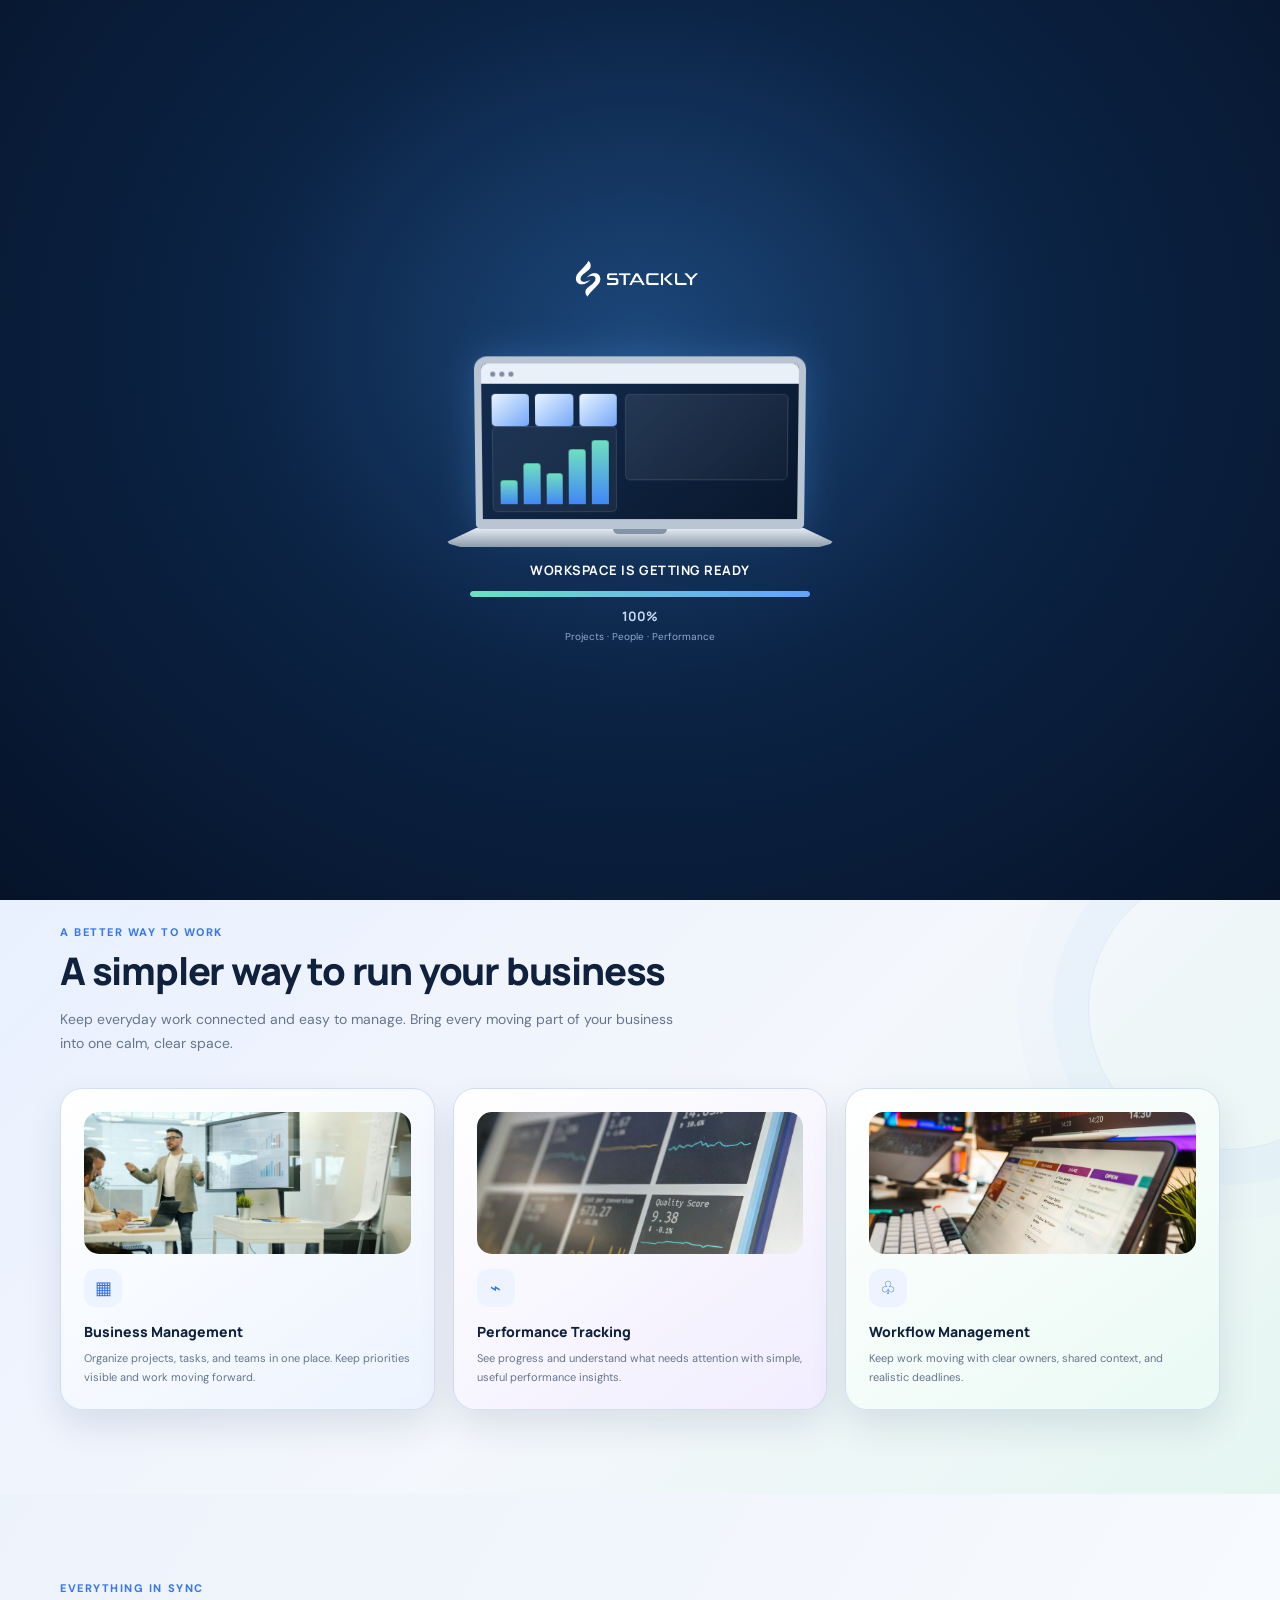
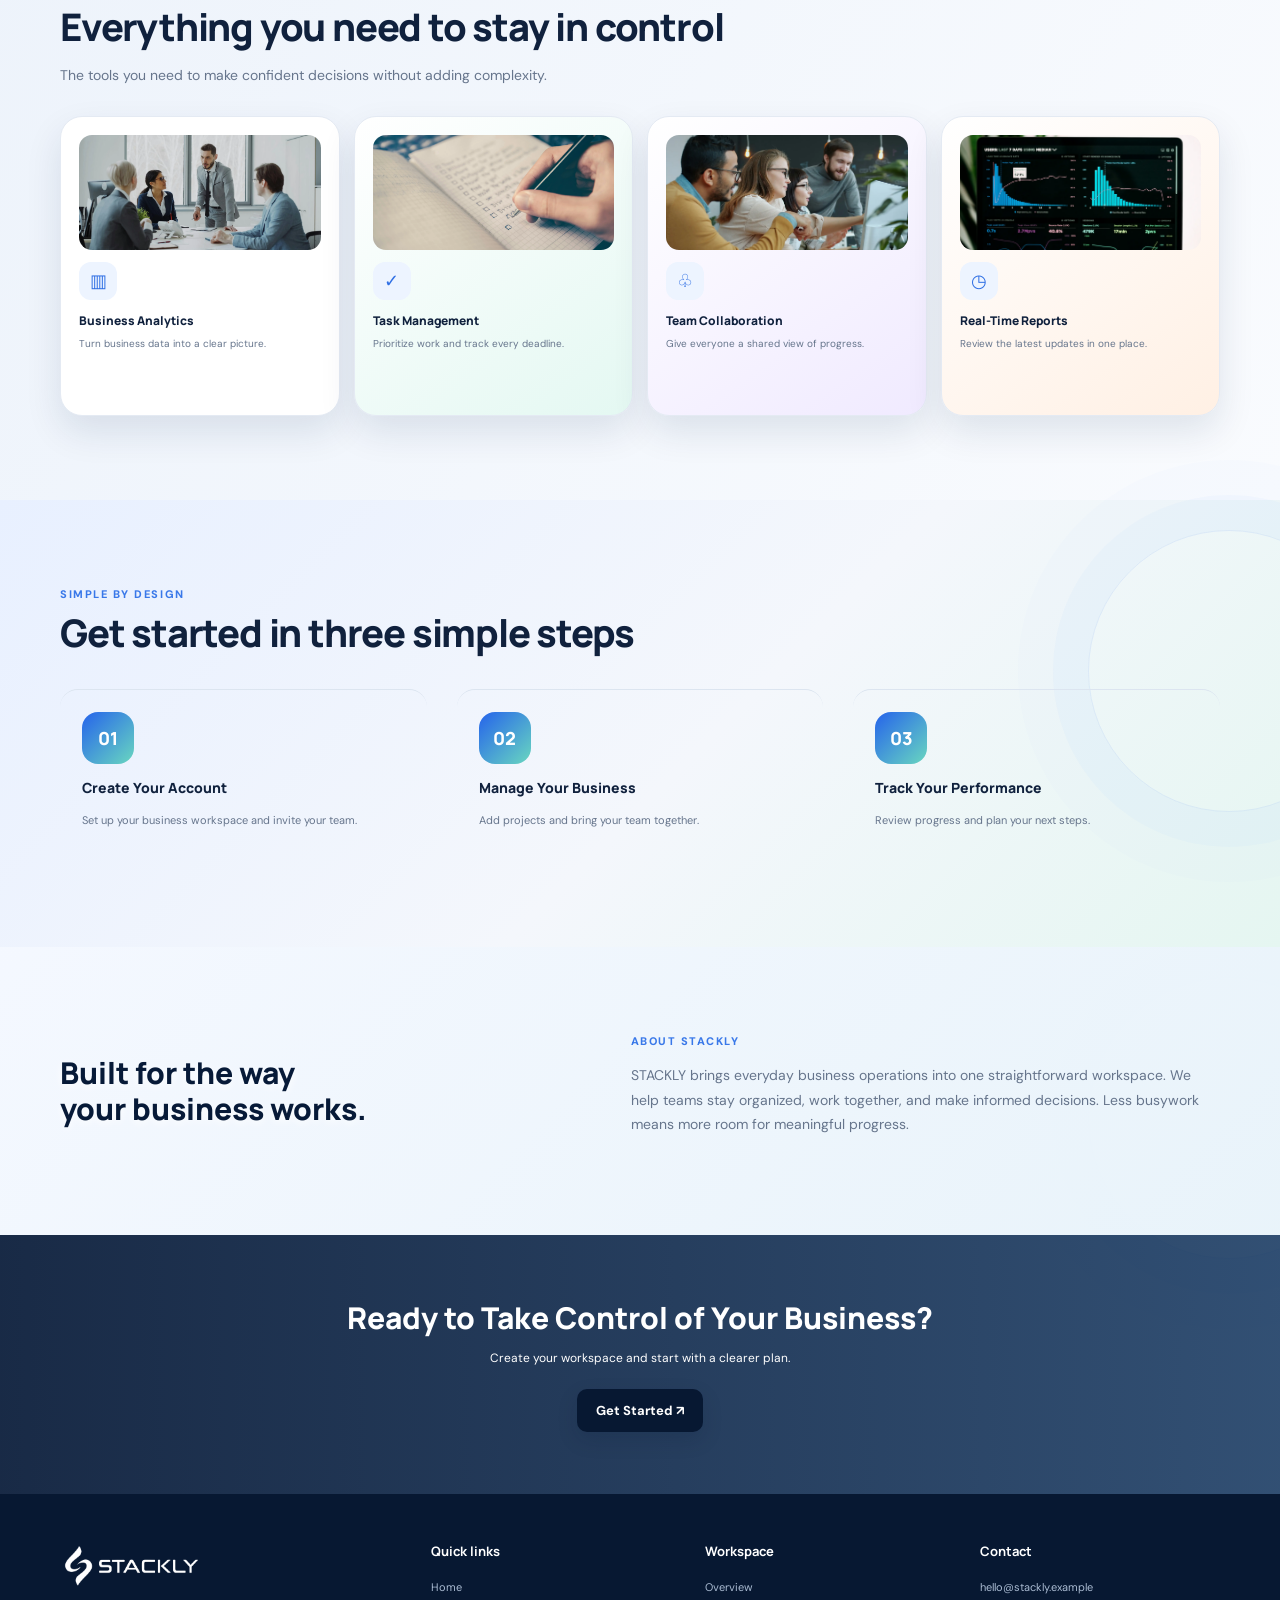
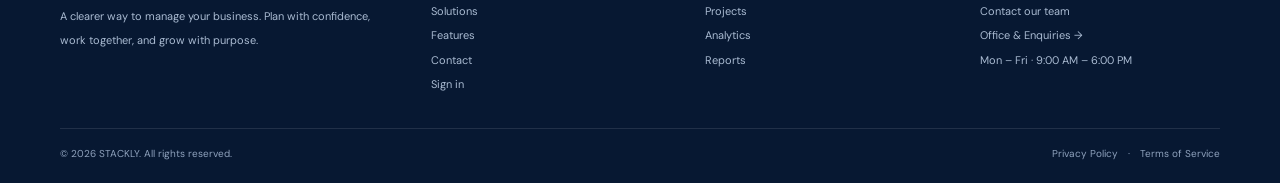
<file: index.html>
<!DOCTYPE html>
<html lang="en">

<head>
    <meta charset="utf-8">
    <meta name="viewport" content="width=device-width, initial-scale=1.0">
    <meta name="theme-color" content="#071832">
    <meta name="description" content="STACKLY business workspace for projects, people and performance">

    <title>Business workspace | STACKLY</title>

    <!-- CSS FILES -->
    <link href="css/common.css" rel="stylesheet">
    <link href="css/site.css" rel="stylesheet">
</head>

<body>

    <!-- =========================================
         1. COMMON 3D LAPTOP PRELOADER
    ========================================== -->

    <div id="preloader" aria-label="Loading STACKLY">

        <div class="loader-wrap">

            <img
                src="assets/stackly-logo.webp"
                alt="STACKLY"
                class="loader-brand"
            >

            <div class="laptop-scene">

                <div class="laptop">

                    <div class="screen">

                        <div class="screen-top">
                            <i></i>
                            <i></i>
                            <i></i>
                        </div>

                        <div class="dash">

                            <div>

                                <div class="dash-kpis">
                                    <b></b>
                                    <b></b>
                                    <b></b>
                                </div>

                                <div class="dash-chart">
                                    <i></i>
                                    <i></i>
                                    <i></i>
                                    <i></i>
                                    <i></i>
                                </div>

                            </div>

                            <div class="dash-side"></div>

                        </div>

                    </div>

                    <div class="base"></div>

                </div>

            </div>

            <div class="loader-caption">
                WORKSPACE IS GETTING READY
            </div>

            <div class="loader-progress">
                <span id="loaderBar"></span>
            </div>

            <div class="loader-percent" id="loaderPercent">
                0%
            </div>

            <div class="loader-note">
                Projects &middot; People &middot; Performance
            </div>

        </div>

    </div>


    <!-- =========================================
         2. HEADER / NAVIGATION
    ========================================== -->

    <header class="site-header">

        <div class="container header-inner">

            <!-- STACKLY LOGO -->

            <a class="brand" href="index.html">

                <img
                    src="assets/stackly-logo.webp"
                    alt="STACKLY"
                >

            </a>


            <!-- MAIN NAVIGATION -->

            <nav class="main-nav" id="mainNav">

                <a data-i18n="Home" href="index.html">
                    Home
                </a>

                <a data-i18n="Solutions" href="#solutions">
                    Solutions
                </a>

                <a data-i18n="Features" href="#features">
                    Features
                </a>

                <a data-i18n="About Us" href="#about">
                    About Us
                </a>

                <a data-i18n="Contact" href="contact.html">
                    Contact
                </a>


                <!-- MOBILE SIGN IN BUTTON -->

                <a
                    class="mobile-auth-link mobile-signin"
                    data-i18n="Sign in"
                    href="login.html"
                >
                    Sign in
                </a>


                <!-- MOBILE REGISTER BUTTON -->

                <a
                    class="mobile-auth-link mobile-register"
                    data-i18n="Register"
                    href="signup.html"
                >
                    Register
                </a>

            </nav>


            <!-- DESKTOP HEADER ACTIONS -->

            <div class="header-actions">

                <!-- LANGUAGE SELECTOR -->

                <select
                    id="languageSelect"
                    class="lang-select"
                    aria-label="Choose language"
                >

                    <option value="en">
                        🌐 EN
                    </option>

                    <option value="ta">
                        🌐 தமிழ்
                    </option>

                    <option value="hi">
                        🌐 हिन्दी
                    </option>

                </select>


                <!-- DESKTOP LOGIN -->

                <a
                    class="btn btn-light"
                    data-i18n="Sign in"
                    href="login.html"
                >
                    Sign in
                </a>


                <!-- DESKTOP REGISTER -->

                <a
                    class="btn btn-primary"
                    data-i18n="Register"
                    href="signup.html"
                >
                    Register
                </a>

            </div>


            <!-- MOBILE MENU BUTTON -->

            <button
                id="menuToggle"
                class="menu-toggle"
                aria-label="Open menu"
                aria-expanded="false"
            >
                ☰
            </button>

        </div>

    </header>


    <!-- =========================================
         3. MAIN CONTENT
    ========================================== -->

    <main>


        <!-- =====================================
             3.1 HERO SECTION
        ====================================== -->

        <section class="hero">

            <!-- HERO BACKGROUND IMAGE SLIDESHOW -->

            <div class="hero-bg-slides" aria-hidden="true">

                <img
                    class="hero-bg-slide active"
                    src="assets/corporate images/hero image 01.webp"
                    alt=""
                >

                <img
                    class="hero-bg-slide"
                    src="assets/corporate images/hero image 02.webp"
                    alt=""
                >

                <img
                    class="hero-bg-slide"
                    src="assets/corporate images/hero image 03.webp"
                    alt=""
                >

            </div>


            <!-- HERO CONTENT -->

            <div class="container hero-grid">

                <div>

                    <span
                        class="eyebrow"
                        data-i18n="Business, simplified"
                    >
                        Business, simplified
                    </span>

                    <h1 data-i18n="Manage Your Business Smarter. Grow Faster.">

                        Manage Your Business

                        <span>
                            Smarter.
                        </span>

                        <br>

                        Grow Faster.

                    </h1>

                    <p
                        class="hero-copy"
                        data-i18n="Bring projects, people, and performance together in one clear workspace."
                    >
                        Bring projects, people, and performance together
                        in one clear workspace.
                    </p>


                    <!-- HERO BUTTONS -->

                    <div class="hero-buttons">

                        <a
                            class="btn btn-primary"
                            data-i18n="Get Started"
                            href="signup.html"
                        >
                            Get Started &nearrow;
                        </a>

                        <a
                            class="btn btn-light"
                            data-i18n="Explore Dashboard"
                            href="overview.html"
                        >
                            Explore Dashboard
                        </a>

                    </div>

                    <div class="hero-note">
                        ✦ One workspace. A clearer view of your business.
                    </div>

                </div>

            </div>

        </section>


        <!-- =====================================
             3.2 SOLUTIONS SECTION
        ====================================== -->

        <section class="section" id="solutions">

            <div class="container">

                <span class="eyebrow">
                    A better way to work
                </span>

                <h2
                    class="section-title"
                    data-i18n="A simpler way to run your business"
                >
                    A simpler way to run your business
                </h2>

                <p class="section-sub">
                    Keep everyday work connected and easy to manage.
                    Bring every moving part of your business into one
                    calm, clear space.
                </p>


                <!-- SOLUTION CARDS -->

                <div class="feature-grid">


                    <!-- CARD 1: BUSINESS MANAGEMENT -->

                    <article class="card feature-card">

                        <img
                            src="assets/corporate images/business management 01.webp"
                            alt="Business team workspace"
                            class="marketing-card-image"
                        >

                        <img
                            src="assets/corporate images/business management 02.webp"
                            alt="Alternate view"
                            aria-hidden="true"
                            class="marketing-card-image image-hover-alt"
                        >

                        <div class="icon">
                            ▦
                        </div>

                        <h3>
                            Business Management
                        </h3>

                        <p>
                            Organize projects, tasks, and teams in one place.
                            Keep priorities visible and work moving forward.
                        </p>

                    </article>


                    <!-- CARD 2: PERFORMANCE TRACKING -->

                    <article class="card feature-card">

                        <img
                            src="assets/corporate images/performance tracking 01.webp"
                            alt="Business analytics dashboard"
                            class="marketing-card-image"
                        >

                        <img
                            src="assets/corporate images/performance tracking 02.webp"
                            alt="Alternate view"
                            aria-hidden="true"
                            class="marketing-card-image image-hover-alt"
                        >

                        <div class="icon">
                            ⌁
                        </div>

                        <h3>
                            Performance Tracking
                        </h3>

                        <p>
                            See progress and understand what needs attention
                            with simple, useful performance insights.
                        </p>

                    </article>


                    <!-- CARD 3: WORKFLOW MANAGEMENT -->

                    <article class="card feature-card">

                        <img
                            src="assets/corporate images/workflow management 01.webp"
                            alt="Team collaboration"
                            class="marketing-card-image"
                        >

                        <img
                            src="assets/corporate images/workflow management 02.webp"
                            alt="Alternate view"
                            aria-hidden="true"
                            class="marketing-card-image image-hover-alt"
                        >

                        <div class="icon">
                            ♧
                        </div>

                        <h3>
                            Workflow Management
                        </h3>

                        <p>
                            Keep work moving with clear owners, shared context,
                            and realistic deadlines.
                        </p>

                    </article>

                </div>

            </div>

        </section>


        <!-- =====================================
             3.3 FEATURES SECTION
        ====================================== -->

        <section
            class="section control-section"
            id="features"
        >

            <div class="container">

                <span class="eyebrow">
                    Everything in sync
                </span>

                <h2
                    class="section-title"
                    data-i18n="Everything you need to stay in control"
                >
                    Everything you need to stay in control
                </h2>

                <p class="section-sub">
                    The tools you need to make confident decisions
                    without adding complexity.
                </p>


                <!-- FEATURE CARDS -->

                <div class="control-grid">


                    <!-- CARD 1: BUSINESS ANALYTICS -->

                    <div class="control-card">

                        <img
                            src="assets/corporate images/business analytics 01.webp"
                            alt="Analytics"
                            class="control-image"
                        >

                        <img
                            src="assets/corporate images/business analytics 02.webp"
                            alt="Alternate feature view"
                            aria-hidden="true"
                            class="control-image image-hover-alt"
                        >

                        <div class="icon">
                            ▥
                        </div>

                        <h4>
                            Business Analytics
                        </h4>

                        <p>
                            Turn business data into a clear picture.
                        </p>

                    </div>


                    <!-- CARD 2: TASK MANAGEMENT -->

                    <div class="control-card">

                        <img
                            src="assets/corporate images/task management 01.webp"
                            alt="Task planning"
                            class="control-image"
                        >

                        <img
                            src="assets/corporate images/task management 02.webp"
                            alt="Alternate feature view"
                            aria-hidden="true"
                            class="control-image image-hover-alt"
                        >

                        <div class="icon">
                            &checkmark;
                        </div>

                        <h4>
                            Task Management
                        </h4>

                        <p>
                            Prioritize work and track every deadline.
                        </p>

                    </div>


                    <!-- CARD 3: TEAM COLLABORATION -->

                    <div class="control-card">

                        <img
                            src="assets/corporate images/team collaburation 01.webp"
                            alt="Team collaboration"
                            class="control-image"
                        >

                        <img
                            src="assets/corporate images/team collapuration 02.webp"
                            alt="Alternate feature view"
                            aria-hidden="true"
                            class="control-image image-hover-alt"
                        >

                        <div class="icon">
                            ♧
                        </div>

                        <h4>
                            Team Collaboration
                        </h4>

                        <p>
                            Give everyone a shared view of progress.
                        </p>

                    </div>


                    <!-- CARD 4: REAL-TIME REPORTS -->

                    <div class="control-card">

                        <img
                            src="assets/corporate images/real time reports 01.webp"
                            alt="Business meeting"
                            class="control-image"
                        >

                        <img
                            src="assets/corporate images/real time reports 02.webp"
                            alt="Alternate feature view"
                            aria-hidden="true"
                            class="control-image image-hover-alt"
                        >

                        <div class="icon">
                            ◷
                        </div>

                        <h4>
                            Real-Time Reports
                        </h4>

                        <p>
                            Review the latest updates in one place.
                        </p>

                    </div>

                </div>

            </div>

        </section>


        <!-- =====================================
             3.4 THREE SIMPLE STEPS SECTION
        ====================================== -->

        <section class="section">

            <div class="container">

                <span class="eyebrow">
                    Simple by design
                </span>

                <h2
                    class="section-title"
                    data-i18n="Get started in three simple steps"
                >
                    Get started in three simple steps
                </h2>

                <div class="steps">


                    <!-- STEP 1 -->

                    <div class="step">

                        <b>01</b>

                        <h3>
                            Create Your Account
                        </h3>

                        <p>
                            Set up your business workspace and invite your team.
                        </p>

                    </div>


                    <!-- STEP 2 -->

                    <div class="step">

                        <b>02</b>

                        <h3>
                            Manage Your Business
                        </h3>

                        <p>
                            Add projects and bring your team together.
                        </p>

                    </div>


                    <!-- STEP 3 -->

                    <div class="step">

                        <b>03</b>

                        <h3>
                            Track Your Performance
                        </h3>

                        <p>
                            Review progress and plan your next steps.
                        </p>

                    </div>

                </div>

            </div>

        </section>


        <!-- =====================================
             3.5 ABOUT US SECTION
        ====================================== -->

        <section class="section" id="about">

            <div class="container about-strip">

                <!-- ABOUT IMAGE -->

                <!-- ABOUT HEADING -->

                <h2 data-i18n="Built for the way your business works.">
                    Built for the way
                    <br>
                    your business works.
                </h2>


                <!-- ABOUT CONTENT -->

                <div>

                    <span class="eyebrow">
                        About STACKLY
                    </span>

                    <p class="section-sub">
                        STACKLY brings everyday business operations into
                        one straightforward workspace. We help teams stay
                        organized, work together, and make informed decisions.
                        Less busywork means more room for meaningful progress.
                    </p>

                </div>

            </div>

        </section>


        <!-- =====================================
             3.6 CALL TO ACTION SECTION
        ====================================== -->

        <section class="cta cta-image">

            <div class="cta-overlay"></div>

            <div class="cta-content">

                <h2 data-i18n="Ready to Take Control of Your Business?">
                    Ready to Take Control of Your Business?
                </h2>

                <p>
                    Create your workspace and start with a clearer plan.
                </p>

                <a
                    class="btn btn-primary"
                    data-i18n="Get Started"
                    href="signup.html"
                >
                    Get Started &nearrow;
                </a>

            </div>

        </section>

    </main>


    <!-- =========================================
         4. FOOTER
    ========================================== -->

    <footer class="site-footer" id="contact">

        <div class="container">

            <div class="footer-grid">


                <!-- FOOTER BRAND -->

                <div class="footer-col">

                    <img
                        src="assets/stackly-logo.webp"
                        alt="STACKLY"
                        class="footer-logo"
                    >

                    <p>
                        A clearer way to manage your business.
                        Plan with confidence, work together,
                        and grow with purpose.
                    </p>

                </div>


                <!-- QUICK LINKS -->

                <div class="footer-col">

                    <h4>
                        Quick links
                    </h4>

                    <a href="index.html">
                        Home
                    </a>

                    <a href="#solutions">
                        Solutions
                    </a>

                    <a href="#features">
                        Features
                    </a>

                    <a href="contact.html">
                        Contact
                    </a>

                    <a href="login.html">
                        Sign in
                    </a>

                </div>


                <!-- WORKSPACE LINKS -->

                <div class="footer-col">

                    <h4>
                        Workspace
                    </h4>

                    <a href="overview.html">
                        Overview
                    </a>

                    <a href="projects.html">
                        Projects
                    </a>

                    <a href="analytics.html">
                        Analytics
                    </a>

                    <a href="reports.html">
                        Reports
                    </a>

                </div>


                <!-- CONTACT DETAILS -->

                <div class="footer-col">

                    <h4>
                        Contact
                    </h4>

                    <p>
                        hello@stackly.example
                    </p>

                    <p>
                        Contact our team
                    </p>

                    <a href="contact.html">
                        Office &amp; Enquiries &rarr;
                    </a>

                    <p>
                        Mon &ndash; Fri &middot; 9:00 AM &ndash; 6:00 PM
                    </p>

                </div>

            </div>


            <!-- FOOTER BOTTOM -->

            <div class="footer-bottom">

                <span>
                    &copy; 2026 STACKLY. All rights reserved.
                </span>

                <span>
                    Privacy Policy　&middot;　Terms of Service
                </span>

            </div>

        </div>

    </footer>


    <!-- =========================================
         5. JAVASCRIPT FILES
    ========================================== -->

    <script src="js/common.js" defer></script>
    <script src="js/landing.js" defer></script>

</body>

</html>
</file>
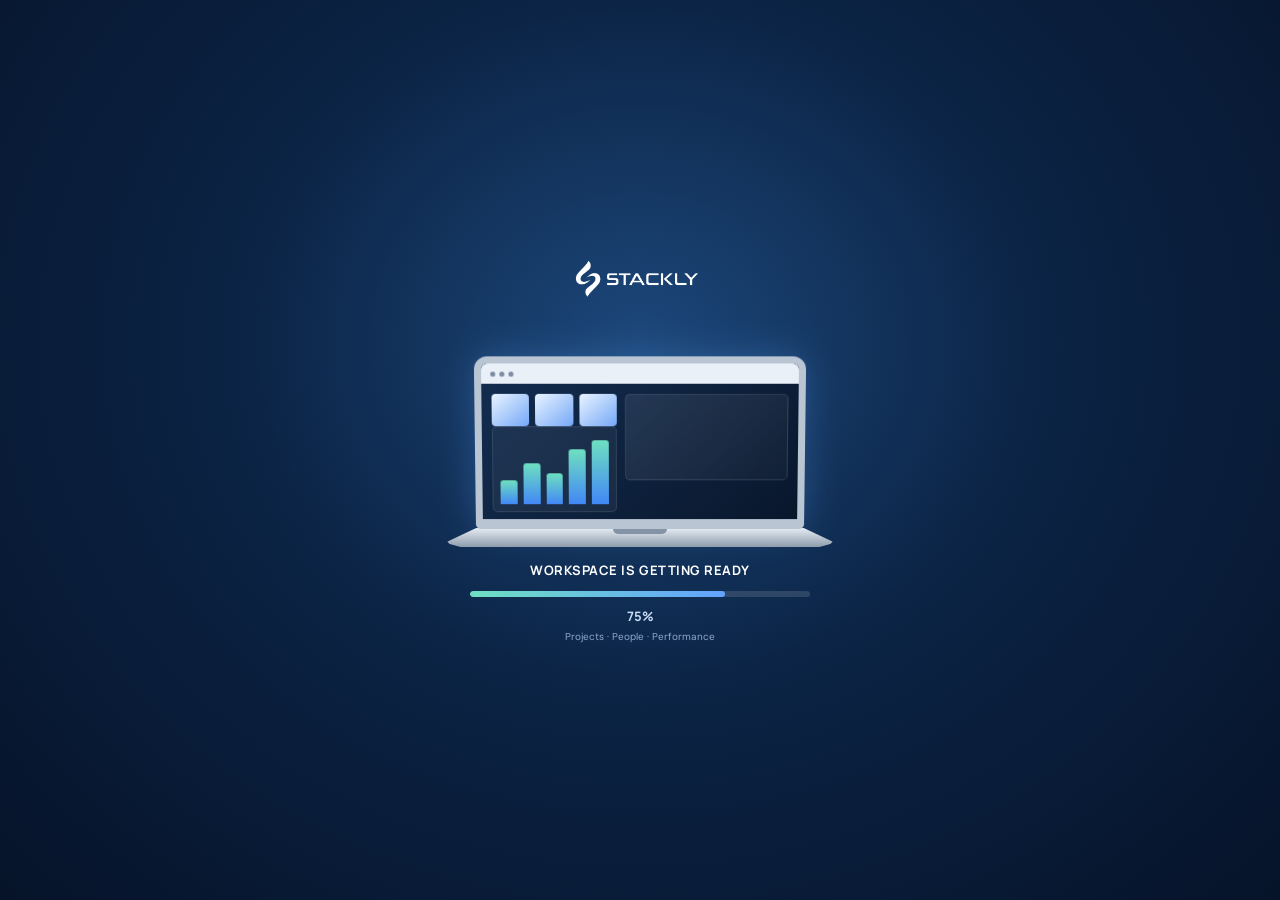
<file: analytics.html>
<!DOCTYPE html>
<html lang="en">
 <head>
  <meta charset="utf-8"/>
  <meta content="width=device-width,initial-scale=1" name="viewport"/>
  <meta content="#071832" name="theme-color"/>
  <meta content="STACKLY business workspace for projects, people and performance" name="description"/>
  <title>
   Analytics | STACKLY
  </title>
  <link href="css/common.css" rel="stylesheet"/>
 </head>
 <body>
  <div aria-label="Loading STACKLY" id="preloader">
   <div class="loader-wrap">
    <img alt="STACKLY" class="loader-brand" src="assets/stackly-logo.webp"/>
    <div class="laptop-scene">
     <div class="laptop">
      <div class="screen">
       <div class="screen-top">
        <i>
        </i>
        <i>
        </i>
        <i>
        </i>
       </div>
       <div class="dash">
        <div>
         <div class="dash-kpis">
          <b>
          </b>
          <b>
          </b>
          <b>
          </b>
         </div>
         <div class="dash-chart">
          <i>
          </i>
          <i>
          </i>
          <i>
          </i>
          <i>
          </i>
          <i>
          </i>
         </div>
        </div>
        <div class="dash-side">
        </div>
       </div>
      </div>
      <div class="base">
      </div>
     </div>
    </div>
    <div class="loader-caption">
     WORKSPACE IS GETTING READY
    </div>
    <div class="loader-progress">
     <span id="loaderBar">
     </span>
    </div>
    <div class="loader-percent" id="loaderPercent">
     0%
    </div>
    <div class="loader-note">
     Projects &middot; People &middot; Performance
    </div>
   </div>
  </div>
  <div class="side-overlay" id="sideOverlay">
  </div>
  <div class="app-shell">
   <aside class="sidebar" id="sidebar">
    <div class="side-brand">
     <a href="index.html">
      <img alt="STACKLY logo" src="assets/stackly-logo.webp"/>
     </a>
     <div class="side-quote">
      Plan Smart. Work Better.
      <br/>
      Grow Together.
     </div>
    </div>
    <div class="side-label">
     WORKSPACE
    </div>
    <nav class="side-nav">
     <a class="" href="overview.html">
      <span>
       ▣
      </span>
      <span data-i18n="Overview">
       Overview
      </span>
     </a>
     <a class="active" href="analytics.html">
      <span>
       ⌁
      </span>
      <span data-i18n="Analytics">
       Analytics
      </span>
     </a>
     <a class="" href="projects.html">
      <span>
       ▦
      </span>
      <span data-i18n="Projects">
       Projects
      </span>
     </a>
     <a class="" href="tasks.html">
      <span>
       ☑
      </span>
      <span data-i18n="Tasks">
       Tasks
      </span>
     </a>
     <a class="" href="team.html">
      <span>
       ♧
      </span>
      <span data-i18n="Team Members">
       Team Members
      </span>
     </a>
     <a class="" href="reports.html">
      <span>
       ▥
      </span>
      <span data-i18n="Reports">
       Reports
      </span>
     </a>
     <a class="" href="settings.html">
      <span>
       ⚙
      </span>
      <span data-i18n="Settings">
       Settings
      </span>
     </a>
    </nav>
    <div class="side-bottom">
     <strong>
      STACKLY workspace
     </strong>
     <small>
      12 team members &middot; 3 teams
     </small>
     <button class="logout-btn" id="logoutBtn">
      <span>
       &rarrb;
      </span>
      <span data-i18n="Logout">
       Logout
      </span>
     </button>
    </div>
   </aside>
   <main class="app-main">
    <header class="app-topbar">
     <div style="display:flex;align-items:center;gap:12px">
      <button aria-label="Toggle sidebar" class="mobile-sidebar-toggle" id="sidebarToggle">
       ☰
      </button>
      <div>
       <h1 class="top-title">
        Overview
       </h1>
       <div class="breadcrumb">
        Workspace / Analytics
       </div>
      </div>
     </div>
     <div class="top-actions">
      <div class="user-chip" id="userChip">
       <span class="user-avatar" id="userInitial">
        U
       </span>
       <span>
        <small>
         Signed in as
        </small>
        <strong id="userName">
         Workspace User
        </strong>
       </span>
      </div>
      <input class="workspace-search" data-i18n-placeholder="Search workspace" placeholder="&telrec;  Search workspace"/>
      <select aria-label="Language" class="lang-select" id="languageSelect">
       <option value="en">
        🌐 EN
       </option>
       <option value="ta">
        🌐 தமிழ்
       </option>
       <option value="hi">
        🌐 हिन्दी
       </option>
      </select>
      <div class="notification-wrap">
       <button class="notification-btn" id="notificationBtn">
        ♧
        <span data-i18n="Notifications">
         Notifications
        </span>
        <b id="notificationCount">
         3
        </b>
       </button>
       <div class="notification-panel" id="notificationPanel">
        <div class="notification-head">
         <strong>
          Notifications
         </strong>
         <button id="markAllRead">
          Mark all as read
         </button>
        </div>
        <div class="notice">
         <span class="notice-dot">
         </span>
         <div>
          <strong>
           New project created
          </strong>
          <small>
           Website redesign &middot; 8 min ago
          </small>
         </div>
        </div>
        <div class="notice">
         <span class="notice-dot">
         </span>
         <div>
          <strong>
           Task assigned to you
          </strong>
          <small>
           Prepare launch checklist &middot; 1 hour ago
          </small>
         </div>
        </div>
        <div class="notice">
         <span class="notice-dot">
         </span>
         <div>
          <strong>
           Maya completed a task
          </strong>
          <small>
           Client onboarding &middot; 2 hours ago
          </small>
         </div>
        </div>
        <div class="notice read">
         <span class="notice-dot">
         </span>
         <div>
          <strong>
           Weekly report generated
          </strong>
          <small>
           Yesterday
          </small>
         </div>
        </div>
       </div>
      </div>
     </div>
    </header>
    <section class="app-content">
     <div class="page-heading">
      <div>
       <h1 data-i18n="Understand your team&rsquo;s performance">
        Understand your team&rsquo;s performance
       </h1>
       <p>
        Turn workspace activity into clear, useful insights.
       </p>
      </div>
      <button class="btn btn-primary">
       &darr; Export report
      </button>
     </div>
     <div class="toolbar">
      <select class="form-control" id="analyticsPeriod">
       <option>
        November 2026
       </option>
       <option>
        October 2026
       </option>
       <option>
        September 2026
       </option>
       <option>
        August 2026
       </option>
       <option>
        July 2026
       </option>
       <option>
        June 2026
       </option>
       <option>
        May 2026
       </option>
       <option>
        Last 30 days
       </option>
       <option>
        This year
       </option>
      </select>
      <select class="form-control" id="analyticsTeam">
       <option>
        All teams
       </option>
       <option>
        Operations
       </option>
       <option>
        Product
       </option>
       <option>
        Marketing
       </option>
      </select>
      <button class="btn btn-light">
       &orarr; Refresh data
      </button>
     </div>
     <div class="kpi-grid">
      <article class="card kpi">
       <div class="kpi-label">
        Tasks completed
       </div>
       <div class="kpi-value">
        236
       </div>
       <div class="kpi-foot">
        &uarr; 16.8% vs previous period
       </div>
      </article>
      <article class="card kpi">
       <div class="kpi-label">
        Average completion
       </div>
       <div class="kpi-value">
        4.6d
       </div>
       <div class="kpi-foot">
        &darr; 0.8 days faster
       </div>
      </article>
      <article class="card kpi">
       <div class="kpi-label">
        Active projects
       </div>
       <div class="kpi-value">
        24
       </div>
       <div class="kpi-foot">
        12 currently in progress
       </div>
      </article>
      <article class="card kpi">
       <div class="kpi-label">
        Team efficiency
       </div>
       <div class="kpi-value">
        91%
       </div>
       <div class="kpi-foot">
        &uarr; 5.2% this quarter
       </div>
      </article>
     </div>
     <div class="dashboard-grid">
      <article class="card panel">
       <div class="panel-head">
        <h3>
         Business performance
        </h3>
        <span>
         Tasks completed per month &middot; May&ndash;Oct 2026
        </span>
       </div>
       <div class="bar-chart">
        <div class="bar-col">
         <b>
          24
         </b>
         <div class="bar" style="height:31.200000000000003%">
         </div>
         <small>
          May
         </small>
        </div>
        <div class="bar-col">
         <b>
          32
         </b>
         <div class="bar" style="height:41.6%">
         </div>
         <small>
          Jun
         </small>
        </div>
        <div class="bar-col">
         <b>
          28
         </b>
         <div class="bar" style="height:36.4%">
         </div>
         <small>
          Jul
         </small>
        </div>
        <div class="bar-col">
         <b>
          40
         </b>
         <div class="bar" style="height:52.0%">
         </div>
         <small>
          Aug
         </small>
        </div>
        <div class="bar-col">
         <b>
          46
         </b>
         <div class="bar" style="height:59.800000000000004%">
         </div>
         <small>
          Sep
         </small>
        </div>
        <div class="bar-col">
         <b>
          56
         </b>
         <div class="bar" style="height:72.8%">
         </div>
         <small>
          Oct
         </small>
        </div>
       </div>
       <p class="muted" style="font-size:10px">
        Counts reflect the current sample period.
       </p>
      </article>
      <article class="card panel">
       <div class="panel-head">
        <h3>
         Project distribution
        </h3>
        <span>
         24 total projects
        </span>
       </div>
       <div class="progress-row">
        <div class="progress-meta">
         <span>
          Active
         </span>
         <b>
          12
         </b>
        </div>
        <div class="progress-track">
         <span style="width:50%">
         </span>
        </div>
       </div>
       <div class="progress-row">
        <div class="progress-meta">
         <span>
          Planned
         </span>
         <b>
          4
         </b>
        </div>
        <div class="progress-track">
         <span style="width:17%">
         </span>
        </div>
       </div>
       <div class="progress-row">
        <div class="progress-meta">
         <span>
          Completed
         </span>
         <b>
          8
         </b>
        </div>
        <div class="progress-track">
         <span style="width:33%">
         </span>
        </div>
       </div>
      </article>
     </div>
     <article class="card panel">
      <div class="panel-head">
       <h3>
        Performance summary
       </h3>
       <span class="pill">
        Healthy trend
       </span>
      </div>
      <p style="font-size:12px;line-height:1.8">
       Completed tasks increased from 46 in September to 56 in October. Review overdue work to keep the next month on track. Your team is maintaining a strong delivery rhythm across active projects.
      </p>
      <small class="muted">
       Example workspace data &middot; Counts reflect the current sample period.
      </small>
     </article>
    </section>
   </main>
  </div>
  <script defer="" src="js/common.js">
  </script>
  <script defer="" src="js/charts.js">
  </script>
  <script defer="" src="js/page-tools.js">
  </script>
  <script defer="" src="js/analytics.js">
  </script>
 </body>
</html>
</file>
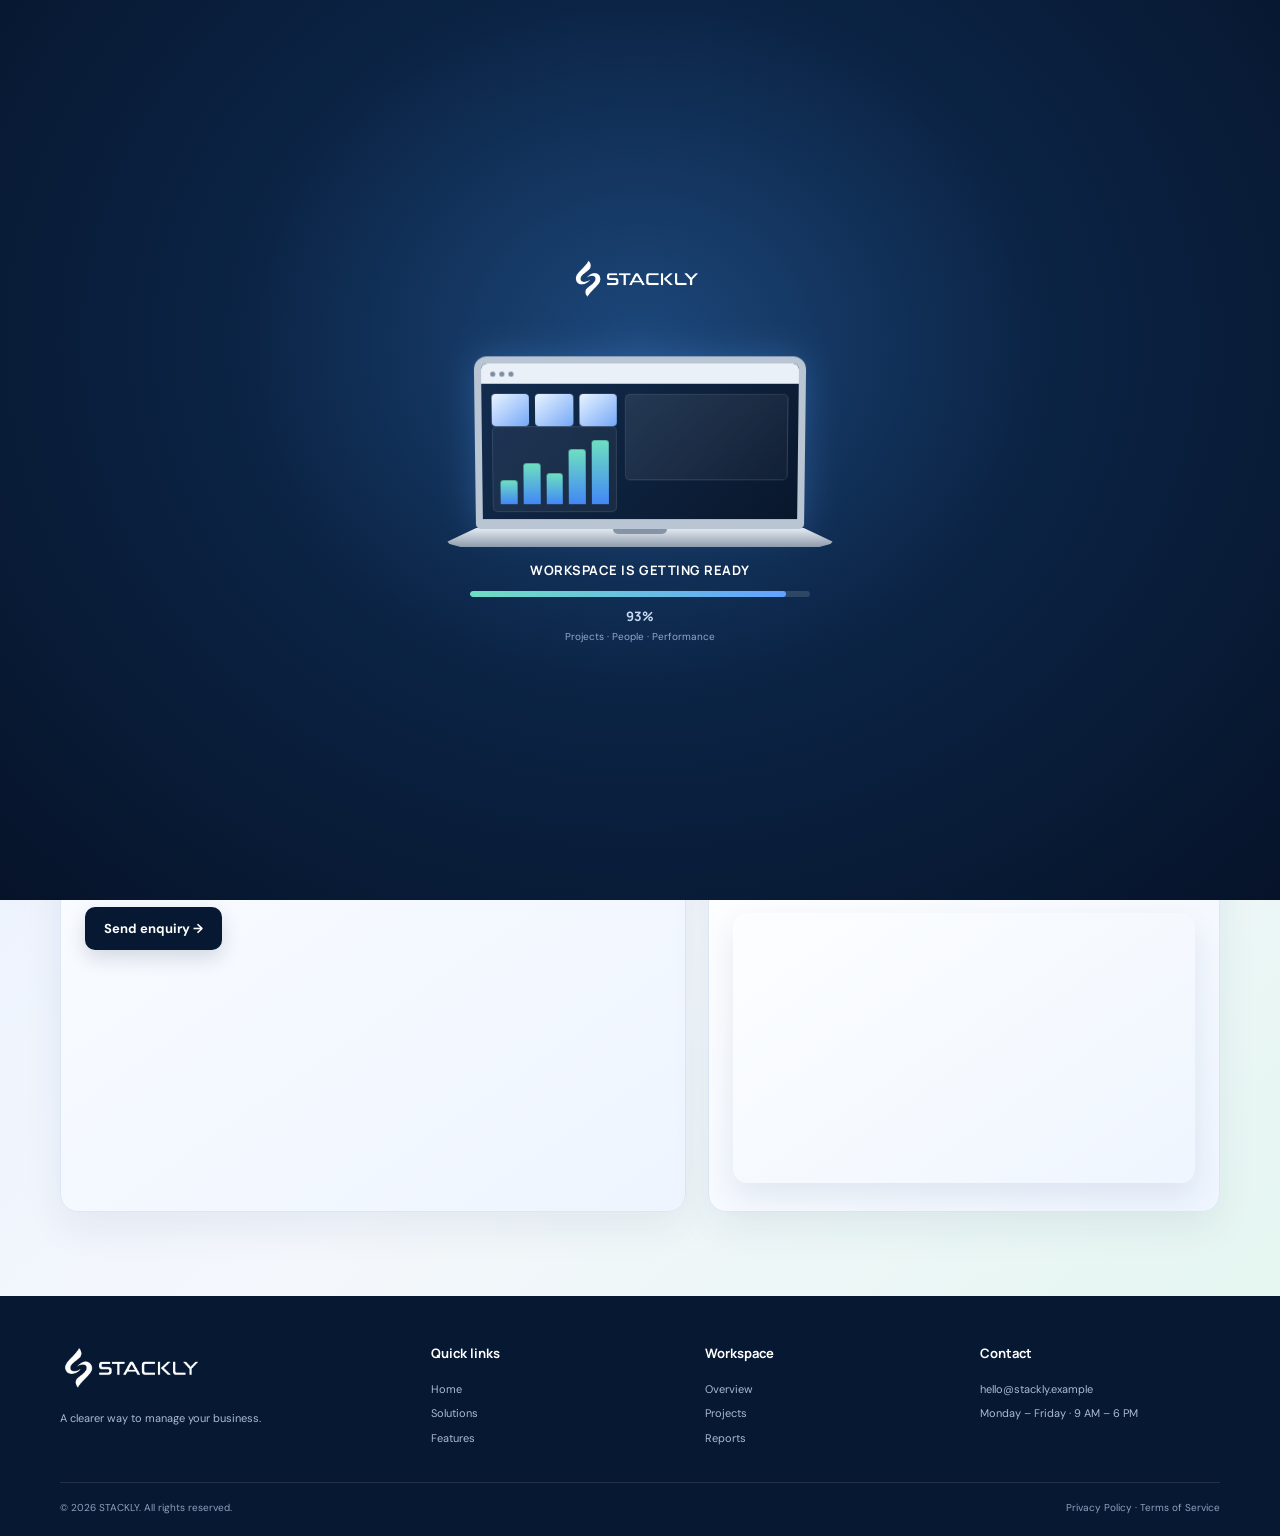
<file: contact.html>
<!DOCTYPE html>
<html lang="en">
 <head>
  <meta charset="utf-8"/>
  <meta content="width=device-width,initial-scale=1" name="viewport"/>
  <meta content="#071832" name="theme-color"/>
  <title>
   Contact STACKLY
  </title>
  <link href="css/common.css" rel="stylesheet"/>
  <link href="css/site.css" rel="stylesheet"/>
 </head>
 <body>
  <div aria-label="Loading STACKLY" id="preloader">
   <div class="loader-wrap">
    <img alt="STACKLY" class="loader-brand" src="assets/stackly-logo.webp"/>
    <div class="laptop-scene">
     <div class="laptop">
      <div class="screen">
       <div class="screen-top">
        <i>
        </i>
        <i>
        </i>
        <i>
        </i>
       </div>
       <div class="dash">
        <div>
         <div class="dash-kpis">
          <b>
          </b>
          <b>
          </b>
          <b>
          </b>
         </div>
         <div class="dash-chart">
          <i>
          </i>
          <i>
          </i>
          <i>
          </i>
          <i>
          </i>
          <i>
          </i>
         </div>
        </div>
        <div class="dash-side">
        </div>
       </div>
      </div>
      <div class="base">
      </div>
     </div>
    </div>
    <div class="loader-caption">
     WORKSPACE IS GETTING READY
    </div>
    <div class="loader-progress">
     <span id="loaderBar">
     </span>
    </div>
    <div class="loader-percent" id="loaderPercent">
     0%
    </div>
    <div class="loader-note">
     Projects &middot; People &middot; Performance
    </div>
   </div>
  </div>
  <header class="site-header">
   <div class="container header-inner">
    <a class="brand" href="index.html">
     <img alt="STACKLY" src="assets/stackly-logo.webp"/>
    </a>
    <nav class="main-nav" id="mainNav">
     <a href="index.html">
      Home
     </a>
     <a href="index.html#solutions">
      Solutions
     </a>
     <a href="index.html#features">
      Features
     </a>
     <a href="index.html#about">
      About Us
     </a>
     <a class="active" href="contact.html">
      Contact
     </a>
    </nav>
    <div class="header-actions">
     <select aria-label="Choose language" class="lang-select" id="languageSelect">
      <option value="en">
       🌐 EN
      </option>
      <option value="ta">
       🌐 தமிழ்
      </option>
      <option value="hi">
       🌐 हिन्दी
      </option>
     </select>
     <a class="btn btn-light" href="login.html">
      Sign in
     </a>
     <a class="btn btn-primary" href="signup.html">
      Register
     </a>
    </div>
    <button aria-label="Open menu" class="menu-toggle" id="menuToggle">
     ☰
    </button>
   </div>
  </header>
  <main>
   <section class="contact-hero">
    <div class="container">
     <span class="eyebrow">
      LET'S BUILD BETTER WORKFLOWS
     </span>
     <h1 class="section-title">
      Contact the STACKLY team
     </h1>
     <p class="section-sub">
      Tell us what your business needs. Our team will review your enquiry and get back to you soon.
     </p>
    </div>
   </section>
   <section class="section">
    <div class="container contact-grid">
     <div class="contact-card">
      <span class="eyebrow">
       SEND AN ENQUIRY
      </span>
      <h2 class="section-title" style="font-size:26px">
       How can we help?
      </h2>
      <p class="section-sub">
       Share your requirements, team size and the tools you want to bring together.
      </p>
      <form id="contactForm">
       <div class="contact-form-grid">
        <div class="field">
         <label for="contactName">
          Full name
         </label>
         <input class="form-control" id="contactName" name="name" placeholder="Your name" required=""/>
        </div>
        <div class="field">
         <label for="contactEmail">
          Work email
         </label>
         <input class="form-control" id="contactEmail" name="email" placeholder="you@company.com" required="" type="email"/>
        </div>
        <div class="field">
         <label for="contactCompany">
          Company
         </label>
         <input class="form-control" id="contactCompany" name="company" placeholder="Company name"/>
        </div>
        <div class="field">
         <label for="contactNeed">
          What do you need?
         </label>
         <select class="form-control" id="contactNeed" name="need" required="">
          <option value="">
           Choose a requirement
          </option>
          <option>
           Business workspace setup
          </option>
          <option>
           Project and task management
          </option>
          <option>
           Analytics and reporting
          </option>
          <option>
           Team collaboration
          </option>
          <option>
           Custom solution / integration
          </option>
          <option>
           Other
          </option>
         </select>
        </div>
        <div class="field wide">
         <label for="contactMessage">
          Tell us about your requirements
         </label>
         <textarea class="form-control" id="contactMessage" name="message" placeholder="Describe your workflow, team size and goals..." required="" rows="5"></textarea>
        </div>
       </div>
       <button class="btn btn-primary" type="submit">
        Send enquiry &rarr;
       </button>
       <p class="success-message" id="contactSuccess" role="status">
        Thank you! Our team will contact you soon.
       </p>
      </form>
     </div>
     <aside style="display:grid;gap:16px;align-content:start">
      <div class="contact-card">
       <span class="eyebrow">
        TALK TO US
       </span>
       <h3>
        Contact information
       </h3>
       <div class="contact-info-list">
        <div class="contact-info-item">
         <span class="icon">
          ✉
         </span>
         <div>
          <b>
           Email
          </b>
          <br/>
          <a href="mailto:hello@stackly.example">
           hello@stackly.example
          </a>
         </div>
        </div>
        <div class="contact-info-item">
         <span class="icon">
          &phone;
         </span>
         <div>
          <b>
           Phone
          </b>
          <br/>
          <span>
           +91 00000 00000
          </span>
         </div>
        </div>
        <div class="contact-info-item">
         <span class="icon">
          ◷
         </span>
         <div>
          <b>
           Business hours
          </b>
          <br/>
          <span>
           Monday &ndash; Friday &middot; 9:00 AM &ndash; 6:00 PM
          </span>
         </div>
        </div>
       </div>
      </div>
      <div class="leader-card">
       <div class="leader-avatar">
        S
       </div>
       <div>
        <b>
         CEO Office &middot; STACKLY
        </b>
        <br/>
        <small>
         Leadership &amp; business enquiries
        </small>
        <br/>
        <a href="mailto:leadership@stackly.example">
         leadership@stackly.example
        </a>
       </div>
      </div>
      <div class="contact-card">
       <h3>
        Office location
       </h3>
       <p class="muted" style="font-size:11px;line-height:1.7">
        Map preview. Replace this search area with your verified office address before publishing.
       </p>
       <iframe class="map-frame" loading="lazy" src="https://www.google.com/maps?q=Salem%2C%20Tamil%20Nadu%2C%20India&amp;output=embed" title="Map preview">
       </iframe>
      </div>
     </aside>
    </div>
   </section>
  </main>
  <footer class="site-footer">
   <div class="container">
    <div class="footer-grid">
     <div class="footer-col">
      <img alt="STACKLY" class="footer-logo" src="assets/stackly-logo.webp"/>
      <p>
       A clearer way to manage your business.
      </p>
     </div>
     <div class="footer-col">
      <h4>
       Quick links
      </h4>
      <a href="index.html">
       Home
      </a>
      <a href="index.html#solutions">
       Solutions
      </a>
      <a href="index.html#features">
       Features
      </a>
     </div>
     <div class="footer-col">
      <h4>
       Workspace
      </h4>
      <a href="overview.html">
       Overview
      </a>
      <a href="projects.html">
       Projects
      </a>
      <a href="reports.html">
       Reports
      </a>
     </div>
     <div class="footer-col">
      <h4>
       Contact
      </h4>
      <p>
       hello@stackly.example
      </p>
      <p>
       Monday &ndash; Friday &middot; 9 AM &ndash; 6 PM
      </p>
     </div>
    </div>
    <div class="footer-bottom">
     <span>
      &copy; 2026 STACKLY. All rights reserved.
     </span>
     <span>
      Privacy Policy &middot; Terms of Service
     </span>
    </div>
   </div>
  </footer>
  <script defer="" src="js/common.js">
  </script>
  <script>
   document.addEventListener('DOMContentLoaded',()=>{const f=document.getElementById('contactForm');f.addEventListener('submit',e=>{e.preventDefault();if(!f.reportValidity())return;document.getElementById('contactSuccess').classList.add('show');f.reset();});});
  </script>
  <script defer="" src="js/contact.js">
  </script>
 </body>
</html>
</file>
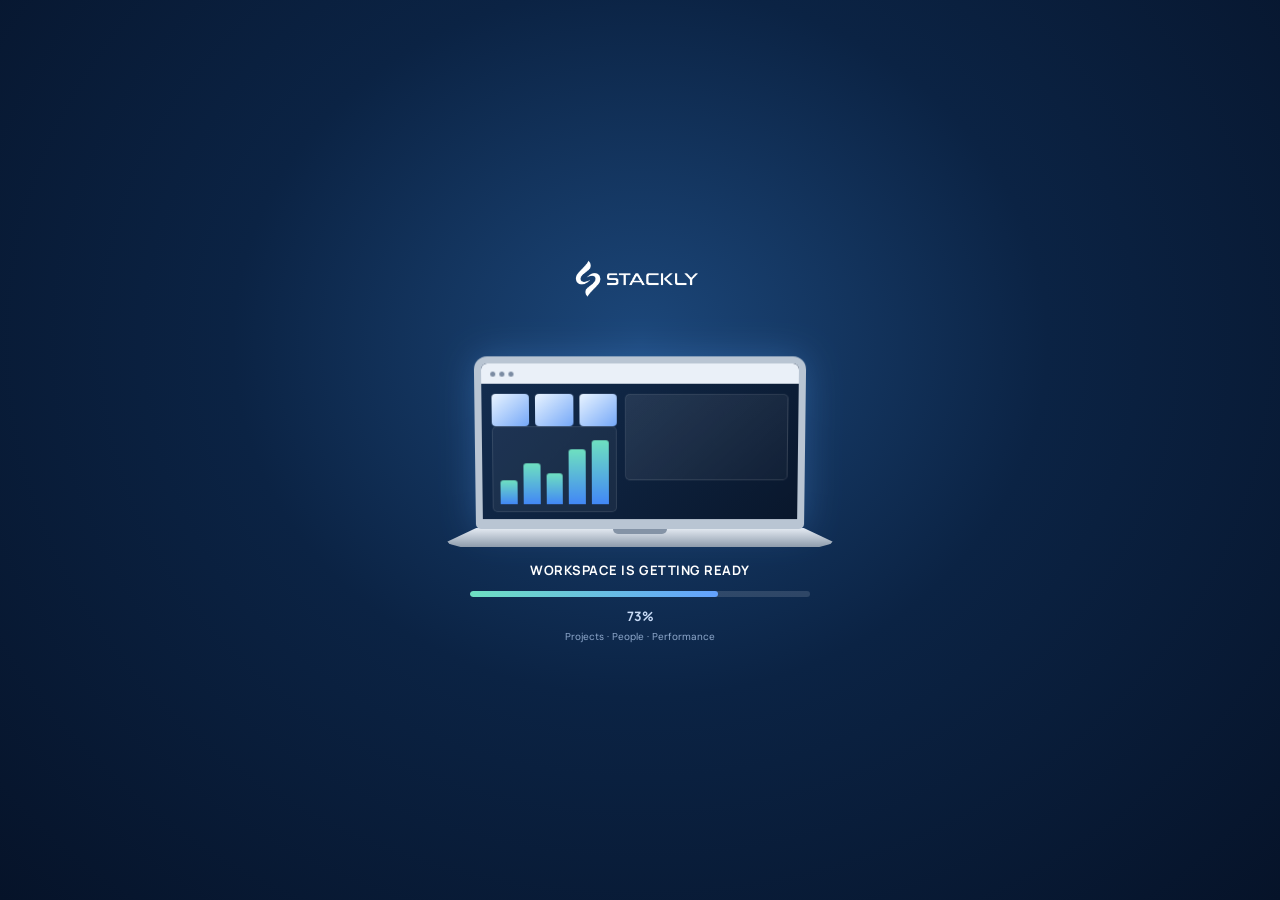
<file: login.html>
<!DOCTYPE html>
<html lang="en">
 <head>
  <meta charset="utf-8"/>
  <meta content="width=device-width, initial-scale=1" name="viewport"/>
  <meta content="#071832" name="theme-color"/>
  <meta content="STACKLY business workspace for projects, people and performance" name="description"/>
  <title>
   Login | STACKLY
  </title>
  <link href="css/common.css" rel="stylesheet"/>
  <link href="css/site.css" rel="stylesheet"/>
 </head>
 <body>
  <!-- =========================================
         STACKLY PRELOADER
    ========================================== -->
  <div aria-label="Loading STACKLY" id="preloader">
   <div class="loader-wrap">
    <img alt="STACKLY" class="loader-brand" src="assets/stackly-logo.webp"/>
    <div class="laptop-scene">
     <div class="laptop">
      <div class="screen">
       <div class="screen-top">
        <i>
        </i>
        <i>
        </i>
        <i>
        </i>
       </div>
       <div class="dash">
        <div>
         <div class="dash-kpis">
          <b>
          </b>
          <b>
          </b>
          <b>
          </b>
         </div>
         <div class="dash-chart">
          <i>
          </i>
          <i>
          </i>
          <i>
          </i>
          <i>
          </i>
          <i>
          </i>
         </div>
        </div>
        <div class="dash-side">
        </div>
       </div>
      </div>
      <div class="base">
      </div>
     </div>
    </div>
    <div class="loader-caption">
     WORKSPACE IS GETTING READY
    </div>
    <div class="loader-progress">
     <span id="loaderBar">
     </span>
    </div>
    <div class="loader-percent" id="loaderPercent">
     0%
    </div>
    <div class="loader-note">
     Projects &middot; People &middot; Performance
    </div>
   </div>
  </div>
  <!-- =========================================
         LOGIN PAGE
    ========================================== -->
  <div class="auth-page">
   <!-- AUTH HEADER -->
   <header class="auth-header">
    <a href="index.html">
     <img alt="STACKLY" src="assets/stackly-logo.webp"/>
    </a>
    <div class="auth-header-actions">
     <a href="index.html">
      &larr; Back to Workspace
     </a>
     <select aria-label="Language" class="lang-select" id="languageSelect">
      <option value="en">
       🌐 English (US)
      </option>
      <option value="ta">
       🌐 தமிழ்
      </option>
      <option value="hi">
       🌐 हिन्दी
      </option>
     </select>
    </div>
   </header>
   <!-- =========================================
             MAIN LOGIN CONTENT
        ========================================== -->
   <main class="auth-main">
    <!-- LEFT PROMOTIONAL SECTION -->
    <section class="auth-promo">
     <span class="eyebrow">
      ONE CLEAR WORKSPACE
     </span>
     <h1>
      Less busywork.
      <br/>
      More progress.
     </h1>
     <p>
      Bring your projects, tasks, and team together.
                    Keep the next step in view.
     </p>
     <small>
      Projects　/　People　/　Performance
     </small>
     <!-- PROMOTIONAL IMAGE SLIDESHOW -->
     <div aria-label="STACKLY workspace gallery" class="auth-promo-slides">
      <img alt="Modern office workspace" class="auth-promo-slide active" src="assets/corporate images/hero image 02.webp"/>
      <img alt="Team collaboration" class="auth-promo-slide" src="assets/corporate images/real time reports 02.webp"/>
      <img alt="Business team meeting" class="auth-promo-slide" src="assets/corporate images/workflow management 02.webp"/>
     </div>
    </section>
    <!-- RIGHT LOGIN FORM -->
    <form class="auth-form" id="loginForm">
     <h2 data-i18n="Welcome back">
      Welcome back
     </h2>
     <p>
      Log in to your STACKLY workspace.
     </p>
     <!-- EMAIL ADDRESS -->
     <div class="field">
      <label data-i18n="Email address">
       Email address
      </label>
      <input autocomplete="email" class="form-control" data-i18n-placeholder="Email address" id="loginEmail" name="email" placeholder="you@company.com" required="" type="email"/>
     </div>
     <!-- PASSWORD -->
     <div class="field">
      <label data-i18n="Password">
       Password
      </label>
      <input autocomplete="current-password" class="form-control" id="loginPassword" name="password" placeholder="Enter your password" required="" type="password"/>
     </div>
     <!-- REMEMBER ME AND FORGOT PASSWORD -->
     <div class="remember">
      <label>
       <input type="checkbox"/>
       <span data-i18n="Remember me">
        Remember me
       </span>
      </label>
      <a data-i18n="Forgot password?" href="#" onclick="alert('Password reset flow can be connected to your backend.')">
       Forgot password?
      </a>
     </div>
     <!-- FORM ALERT -->
     <div class="auth-alert">
     </div>
     <!-- LOGIN BUTTON -->
     <button class="btn btn-primary" data-i18n="Login" type="submit">
      Login
     </button>
     <!-- SIGNUP LINK -->
     <div class="auth-switch">
      New to STACKLY?
      <a href="signup.html">
       Sign Up
      </a>
     </div>
    </form>
   </main>
   <!-- =========================================
             AUTH FOOTER
        ========================================== -->
   <footer class="auth-foot">
    &copy; 2026 STACKLY　&middot;　Privacy　&middot;　Terms　&middot;
    <a href="index.html">
     Contact
    </a>
   </footer>
  </div>
  <!-- =========================================
         JAVASCRIPT FILES
    ========================================== -->
  <script defer="" src="js/common.js">
  </script>
  <script defer="" src="js/landing.js">
  </script>
  <script defer="" src="js/login.js">
  </script>
 </body>
</html>
</file>
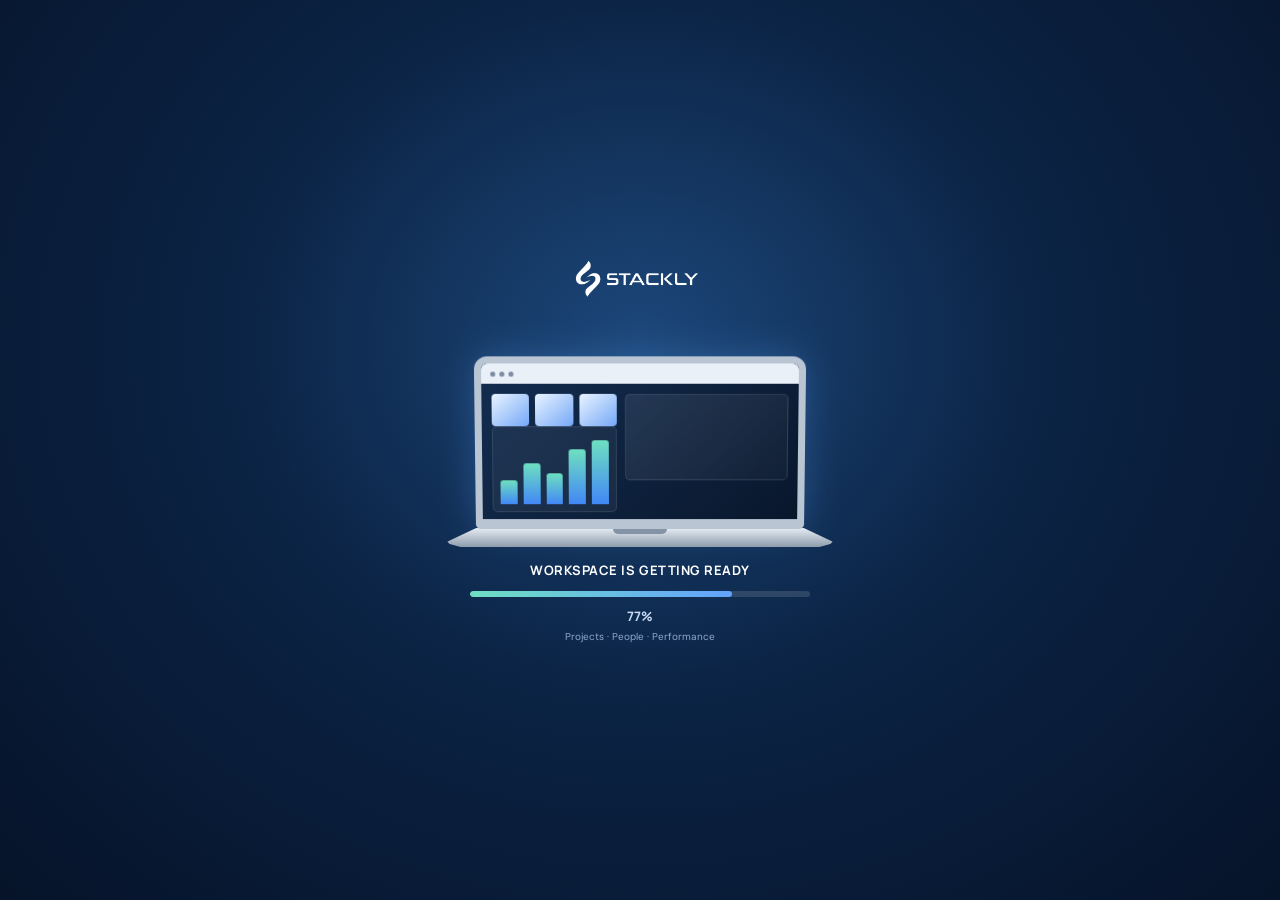
<file: overview.html>
<!DOCTYPE html>
<html lang="en">
 <head>
  <meta charset="utf-8"/>
  <meta content="width=device-width,initial-scale=1" name="viewport"/>
  <meta content="#071832" name="theme-color"/>
  <meta content="STACKLY business workspace for projects, people and performance" name="description"/>
  <title>
   Overview | STACKLY
  </title>
  <link href="css/common.css" rel="stylesheet"/>
 </head>
 <body>
  <div aria-label="Loading STACKLY" id="preloader">
   <div class="loader-wrap">
    <img alt="STACKLY" class="loader-brand" src="assets/stackly-logo.webp"/>
    <div class="laptop-scene">
     <div class="laptop">
      <div class="screen">
       <div class="screen-top">
        <i>
        </i>
        <i>
        </i>
        <i>
        </i>
       </div>
       <div class="dash">
        <div>
         <div class="dash-kpis">
          <b>
          </b>
          <b>
          </b>
          <b>
          </b>
         </div>
         <div class="dash-chart">
          <i>
          </i>
          <i>
          </i>
          <i>
          </i>
          <i>
          </i>
          <i>
          </i>
         </div>
        </div>
        <div class="dash-side">
        </div>
       </div>
      </div>
      <div class="base">
      </div>
     </div>
    </div>
    <div class="loader-caption">
     WORKSPACE IS GETTING READY
    </div>
    <div class="loader-progress">
     <span id="loaderBar">
     </span>
    </div>
    <div class="loader-percent" id="loaderPercent">
     0%
    </div>
    <div class="loader-note">
     Projects &middot; People &middot; Performance
    </div>
   </div>
  </div>
  <div class="side-overlay" id="sideOverlay">
  </div>
  <div class="app-shell">
   <aside class="sidebar" id="sidebar">
    <div class="side-brand">
     <a href="index.html">
      <img alt="STACKLY logo" src="assets/stackly-logo.webp"/>
     </a>
     <div class="side-quote">
      Plan Smart. Work Better.
      <br/>
      Grow Together.
     </div>
    </div>
    <div class="side-label">
     WORKSPACE
    </div>
    <nav class="side-nav">
     <a class="active" href="overview.html">
      <span>
       ▣
      </span>
      <span data-i18n="Overview">
       Overview
      </span>
     </a>
     <a class="" href="analytics.html">
      <span>
       ⌁
      </span>
      <span data-i18n="Analytics">
       Analytics
      </span>
     </a>
     <a class="" href="projects.html">
      <span>
       ▦
      </span>
      <span data-i18n="Projects">
       Projects
      </span>
     </a>
     <a class="" href="tasks.html">
      <span>
       ☑
      </span>
      <span data-i18n="Tasks">
       Tasks
      </span>
     </a>
     <a class="" href="team.html">
      <span>
       ♧
      </span>
      <span data-i18n="Team Members">
       Team Members
      </span>
     </a>
     <a class="" href="reports.html">
      <span>
       ▥
      </span>
      <span data-i18n="Reports">
       Reports
      </span>
     </a>
     <a class="" href="settings.html">
      <span>
       ⚙
      </span>
      <span data-i18n="Settings">
       Settings
      </span>
     </a>
    </nav>
    <div class="side-bottom">
     <strong>
      STACKLY workspace
     </strong>
     <small>
      12 team members &middot; 3 teams
     </small>
     <button class="logout-btn" id="logoutBtn">
      <span>
       &rarrb;
      </span>
      <span data-i18n="Logout">
       Logout
      </span>
     </button>
    </div>
   </aside>
   <main class="app-main">
    <header class="app-topbar">
     <div style="display:flex;align-items:center;gap:12px">
      <button aria-label="Toggle sidebar" class="mobile-sidebar-toggle" id="sidebarToggle">
       ☰
      </button>
      <div>
       <h1 class="top-title">
        Overview
       </h1>
       <div class="breadcrumb">
        Workspace / Overview
       </div>
      </div>
     </div>
     <div class="top-actions">
      <div class="user-chip" id="userChip">
       <span class="user-avatar" id="userInitial">
        U
       </span>
       <span>
        <small>
         Signed in as
        </small>
        <strong id="userName">
         Workspace User
        </strong>
       </span>
      </div>
      <input class="workspace-search" data-i18n-placeholder="Search workspace" placeholder="&telrec;  Search workspace"/>
      <select aria-label="Language" class="lang-select" id="languageSelect">
       <option value="en">
        🌐 EN
       </option>
       <option value="ta">
        🌐 தமிழ்
       </option>
       <option value="hi">
        🌐 हिन्दी
       </option>
      </select>
      <div class="notification-wrap">
       <button class="notification-btn" id="notificationBtn">
        ♧
        <span data-i18n="Notifications">
         Notifications
        </span>
        <b id="notificationCount">
         3
        </b>
       </button>
       <div class="notification-panel" id="notificationPanel">
        <div class="notification-head">
         <strong>
          Notifications
         </strong>
         <button id="markAllRead">
          Mark all as read
         </button>
        </div>
        <div class="notice">
         <span class="notice-dot">
         </span>
         <div>
          <strong>
           New project created
          </strong>
          <small>
           Website redesign &middot; 8 min ago
          </small>
         </div>
        </div>
        <div class="notice">
         <span class="notice-dot">
         </span>
         <div>
          <strong>
           Task assigned to you
          </strong>
          <small>
           Prepare launch checklist &middot; 1 hour ago
          </small>
         </div>
        </div>
        <div class="notice">
         <span class="notice-dot">
         </span>
         <div>
          <strong>
           Maya completed a task
          </strong>
          <small>
           Client onboarding &middot; 2 hours ago
          </small>
         </div>
        </div>
        <div class="notice read">
         <span class="notice-dot">
         </span>
         <div>
          <strong>
           Weekly report generated
          </strong>
          <small>
           Yesterday
          </small>
         </div>
        </div>
       </div>
      </div>
     </div>
    </header>
    <section class="app-content">
     <div class="page-heading">
      <div>
       <h1 data-i18n="Your business at a glance">
        Your business at a glance
       </h1>
       <p>
        A clear view of your team&rsquo;s work. Updated 12 Nov 2026.
       </p>
      </div>
      <select class="form-control" id="overviewPeriod" style="width:auto">
       <option>
        This month
       </option>
       <option>
        Last month
       </option>
       <option>
        This quarter
       </option>
      </select>
     </div>
     <div class="kpi-grid">
      <article class="card kpi">
       <div class="kpi-top">
        <span class="kpi-label">
         Active projects
        </span>
        <span class="kpi-icon">
         ▦
        </span>
       </div>
       <div class="kpi-value">
        24
       </div>
       <div class="kpi-foot">
        &uarr; 12% from last month
       </div>
      </article>
      <article class="card kpi">
       <div class="kpi-top">
        <span class="kpi-label">
         Tasks completed
        </span>
        <span class="kpi-icon">
         &checkmark;
        </span>
       </div>
       <div class="kpi-value">
        48
       </div>
       <div class="kpi-foot">
        &uarr; 8.4% this month
       </div>
      </article>
      <article class="card kpi">
       <div class="kpi-top">
        <span class="kpi-label">
         Team members
        </span>
        <span class="kpi-icon">
         ♧
        </span>
       </div>
       <div class="kpi-value">
        12
       </div>
       <div class="kpi-foot">
        3 teams collaborating
       </div>
      </article>
      <article class="card kpi">
       <div class="kpi-top">
        <span class="kpi-label">
         On-time delivery
        </span>
        <span class="kpi-icon">
         ◷
        </span>
       </div>
       <div class="kpi-value">
        94%
       </div>
       <div class="kpi-foot">
        &uarr; 4.2% improvement
       </div>
      </article>
     </div>
     <div class="dashboard-grid">
      <article class="card panel">
       <div class="panel-head">
        <h3 data-i18n="Business performance">
         Business performance
        </h3>
        <span>
         Tasks completed per month &middot; May&ndash;Oct 2026
        </span>
       </div>
       <div class="bar-chart">
        <div class="bar-col">
         <b>
          24
         </b>
         <div class="bar" style="--h:30.0%;height:30.0%">
         </div>
         <small>
          May
         </small>
        </div>
        <div class="bar-col">
         <b>
          32
         </b>
         <div class="bar" style="--h:40.0%;height:40.0%">
         </div>
         <small>
          Jun
         </small>
        </div>
        <div class="bar-col">
         <b>
          28
         </b>
         <div class="bar" style="--h:35.0%;height:35.0%">
         </div>
         <small>
          Jul
         </small>
        </div>
        <div class="bar-col">
         <b>
          40
         </b>
         <div class="bar" style="--h:50.0%;height:50.0%">
         </div>
         <small>
          Aug
         </small>
        </div>
        <div class="bar-col">
         <b>
          46
         </b>
         <div class="bar" style="--h:57.50000000000001%;height:57.50000000000001%">
         </div>
         <small>
          Sep
         </small>
        </div>
        <div class="bar-col">
         <b>
          56
         </b>
         <div class="bar" style="--h:70.0%;height:70.0%">
         </div>
         <small>
          Oct
         </small>
        </div>
       </div>
       <p class="muted" style="font-size:10px">
        Count of completed tasks &middot; Example workspace data
       </p>
      </article>
      <article class="card panel">
       <div class="panel-head">
        <h3 data-i18n="Project progress">
         Project progress
        </h3>
        <span>
         View all &rarr;
        </span>
       </div>
       <div class="progress-row">
        <div class="progress-meta">
         <span>
          Website redesign
         </span>
         <b>
          72%
         </b>
        </div>
        <div class="progress-track">
         <span style="width:72%">
         </span>
        </div>
       </div>
       <div class="progress-row">
        <div class="progress-meta">
         <span>
          Client onboarding
         </span>
         <b>
          45%
         </b>
        </div>
        <div class="progress-track">
         <span style="width:45%">
         </span>
        </div>
       </div>
       <div class="progress-row">
        <div class="progress-meta">
         <span>
          Q4 campaign
         </span>
         <b>
          30%
         </b>
        </div>
        <div class="progress-track">
         <span style="width:30%">
         </span>
        </div>
       </div>
       <a class="pill" href="projects.html">
        View all projects &rarr;
       </a>
      </article>
     </div>
     <div class="dashboard-grid">
      <article class="card panel">
       <div class="panel-head">
        <h3 data-i18n="Recent activities">
         Recent activities
        </h3>
        <span>
         Latest updates
        </span>
       </div>
       <div class="activity-list">
        <div class="activity">
         <div class="icon">
          ✦
         </div>
         <div>
          <strong>
           Maya completed &ldquo;Review homepage&rdquo;
          </strong>
          <small>
           Website redesign &middot; 20 min ago
          </small>
         </div>
        </div>
        <div class="activity">
         <div class="icon">
          &nearrow;
         </div>
         <div>
          <strong>
           Jordan updated project milestones
          </strong>
          <small>
           Client onboarding &middot; 1 hour ago
          </small>
         </div>
        </div>
        <div class="activity">
         <div class="icon">
          &checkmark;
         </div>
         <div>
          <strong>
           Alex assigned &ldquo;Prepare launch checklist&rdquo;
          </strong>
          <small>
           Q4 campaign &middot; 2 hours ago
          </small>
         </div>
        </div>
       </div>
      </article>
      <article class="card panel">
       <div class="panel-head">
        <h3 data-i18n="Task overview">
         Task overview
        </h3>
        <span>
         48 active tasks
        </span>
       </div>
       <div class="progress-row">
        <div class="progress-meta">
         <span>
          Overdue
         </span>
         <b>
          8
         </b>
        </div>
        <div class="progress-track">
         <span style="width:17%;background:#ef8b80">
         </span>
        </div>
       </div>
       <div class="progress-row">
        <div class="progress-meta">
         <span>
          Due this week
         </span>
         <b>
          18
         </b>
        </div>
        <div class="progress-track">
         <span style="width:38%">
         </span>
        </div>
       </div>
       <div class="progress-row">
        <div class="progress-meta">
         <span>
          Upcoming
         </span>
         <b>
          22
         </b>
        </div>
        <div class="progress-track">
         <span style="width:46%">
         </span>
        </div>
       </div>
      </article>
     </div>
    </section>
   </main>
  </div>
  <script defer="" src="js/common.js">
  </script>
  <script defer="" src="js/charts.js">
  </script>
  <script defer="" src="js/page-tools.js">
  </script>
  <script defer="" src="js/overview.js">
  </script>
 </body>
</html>
</file>
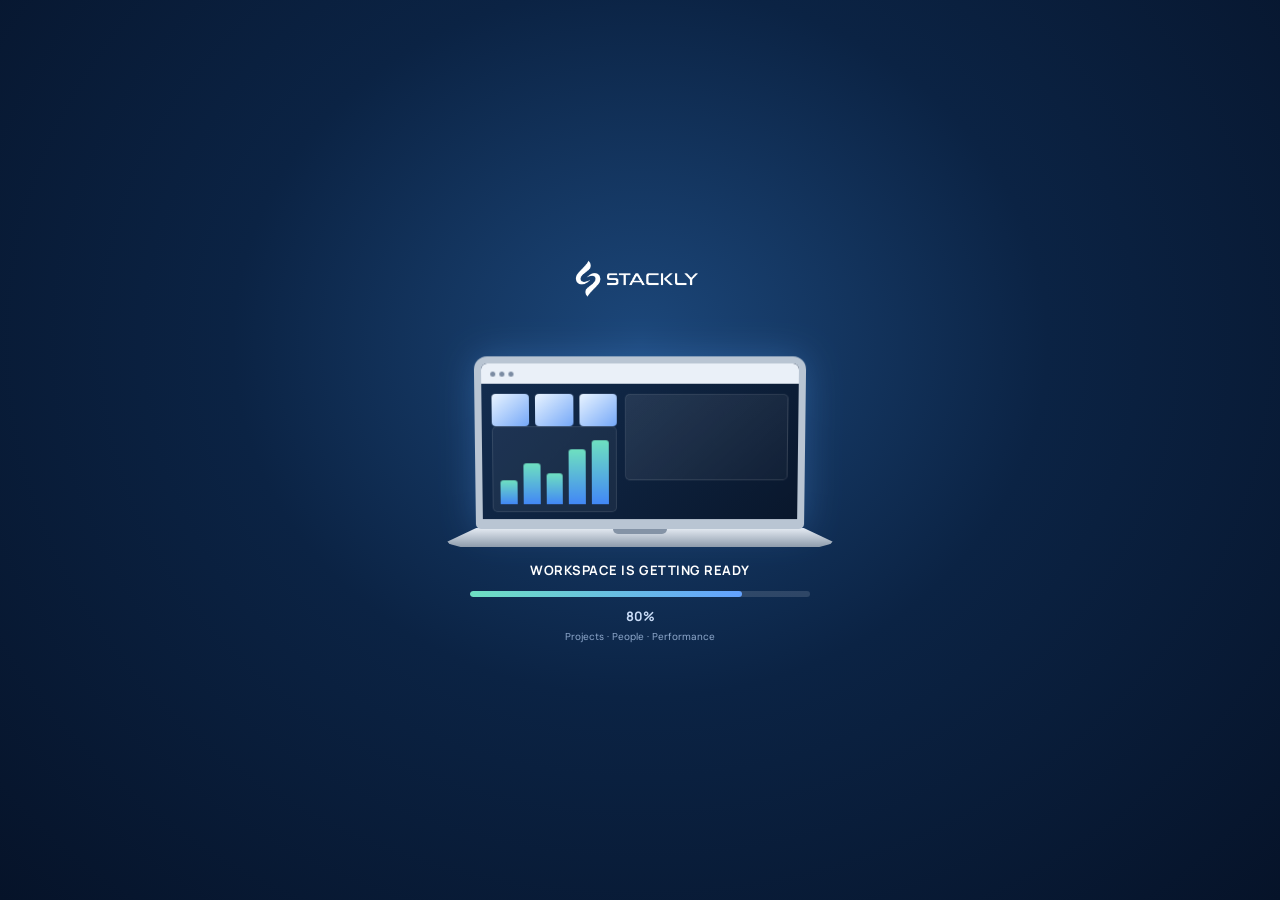
<file: projects.html>
<!DOCTYPE html>
<html lang="en">
 <head>
  <meta charset="utf-8"/>
  <meta content="width=device-width,initial-scale=1" name="viewport"/>
  <meta content="#071832" name="theme-color"/>
  <meta content="STACKLY business workspace for projects, people and performance" name="description"/>
  <title>
   Projects | STACKLY
  </title>
  <link href="css/common.css" rel="stylesheet"/>
 </head>
 <body>
  <div aria-label="Loading STACKLY" id="preloader">
   <div class="loader-wrap">
    <img alt="STACKLY" class="loader-brand" src="assets/stackly-logo.webp"/>
    <div class="laptop-scene">
     <div class="laptop">
      <div class="screen">
       <div class="screen-top">
        <i>
        </i>
        <i>
        </i>
        <i>
        </i>
       </div>
       <div class="dash">
        <div>
         <div class="dash-kpis">
          <b>
          </b>
          <b>
          </b>
          <b>
          </b>
         </div>
         <div class="dash-chart">
          <i>
          </i>
          <i>
          </i>
          <i>
          </i>
          <i>
          </i>
          <i>
          </i>
         </div>
        </div>
        <div class="dash-side">
        </div>
       </div>
      </div>
      <div class="base">
      </div>
     </div>
    </div>
    <div class="loader-caption">
     WORKSPACE IS GETTING READY
    </div>
    <div class="loader-progress">
     <span id="loaderBar">
     </span>
    </div>
    <div class="loader-percent" id="loaderPercent">
     0%
    </div>
    <div class="loader-note">
     Projects &middot; People &middot; Performance
    </div>
   </div>
  </div>
  <div class="side-overlay" id="sideOverlay">
  </div>
  <div class="app-shell">
   <aside class="sidebar" id="sidebar">
    <div class="side-brand">
     <a href="index.html">
      <img alt="STACKLY logo" src="assets/stackly-logo.webp"/>
     </a>
     <div class="side-quote">
      Plan Smart. Work Better.
      <br/>
      Grow Together.
     </div>
    </div>
    <div class="side-label">
     WORKSPACE
    </div>
    <nav class="side-nav">
     <a class="" href="overview.html">
      <span>
       ▣
      </span>
      <span data-i18n="Overview">
       Overview
      </span>
     </a>
     <a class="" href="analytics.html">
      <span>
       ⌁
      </span>
      <span data-i18n="Analytics">
       Analytics
      </span>
     </a>
     <a class="active" href="projects.html">
      <span>
       ▦
      </span>
      <span data-i18n="Projects">
       Projects
      </span>
     </a>
     <a class="" href="tasks.html">
      <span>
       ☑
      </span>
      <span data-i18n="Tasks">
       Tasks
      </span>
     </a>
     <a class="" href="team.html">
      <span>
       ♧
      </span>
      <span data-i18n="Team Members">
       Team Members
      </span>
     </a>
     <a class="" href="reports.html">
      <span>
       ▥
      </span>
      <span data-i18n="Reports">
       Reports
      </span>
     </a>
     <a class="" href="settings.html">
      <span>
       ⚙
      </span>
      <span data-i18n="Settings">
       Settings
      </span>
     </a>
    </nav>
    <div class="side-bottom">
     <strong>
      STACKLY workspace
     </strong>
     <small>
      12 team members &middot; 3 teams
     </small>
     <button class="logout-btn" id="logoutBtn">
      <span>
       &rarrb;
      </span>
      <span data-i18n="Logout">
       Logout
      </span>
     </button>
    </div>
   </aside>
   <main class="app-main">
    <header class="app-topbar">
     <div style="display:flex;align-items:center;gap:12px">
      <button aria-label="Toggle sidebar" class="mobile-sidebar-toggle" id="sidebarToggle">
       ☰
      </button>
      <div>
       <h1 class="top-title">
        Overview
       </h1>
       <div class="breadcrumb">
        Workspace / Projects
       </div>
      </div>
     </div>
     <div class="top-actions">
      <div class="user-chip" id="userChip">
       <span class="user-avatar" id="userInitial">
        U
       </span>
       <span>
        <small>
         Signed in as
        </small>
        <strong id="userName">
         Workspace User
        </strong>
       </span>
      </div>
      <input class="workspace-search" data-i18n-placeholder="Search workspace" placeholder="&telrec;  Search workspace"/>
      <select aria-label="Language" class="lang-select" id="languageSelect">
       <option value="en">
        🌐 EN
       </option>
       <option value="ta">
        🌐 தமிழ்
       </option>
       <option value="hi">
        🌐 हिन्दी
       </option>
      </select>
      <div class="notification-wrap">
       <button class="notification-btn" id="notificationBtn">
        ♧
        <span data-i18n="Notifications">
         Notifications
        </span>
        <b id="notificationCount">
         3
        </b>
       </button>
       <div class="notification-panel" id="notificationPanel">
        <div class="notification-head">
         <strong>
          Notifications
         </strong>
         <button id="markAllRead">
          Mark all as read
         </button>
        </div>
        <div class="notice">
         <span class="notice-dot">
         </span>
         <div>
          <strong>
           New project created
          </strong>
          <small>
           Website redesign &middot; 8 min ago
          </small>
         </div>
        </div>
        <div class="notice">
         <span class="notice-dot">
         </span>
         <div>
          <strong>
           Task assigned to you
          </strong>
          <small>
           Prepare launch checklist &middot; 1 hour ago
          </small>
         </div>
        </div>
        <div class="notice">
         <span class="notice-dot">
         </span>
         <div>
          <strong>
           Maya completed a task
          </strong>
          <small>
           Client onboarding &middot; 2 hours ago
          </small>
         </div>
        </div>
        <div class="notice read">
         <span class="notice-dot">
         </span>
         <div>
          <strong>
           Weekly report generated
          </strong>
          <small>
           Yesterday
          </small>
         </div>
        </div>
       </div>
      </div>
     </div>
    </header>
    <section class="app-content">
     <div class="page-heading">
      <div>
       <h1 data-i18n="Keep every project on track">
        Keep every project on track
       </h1>
       <p>
        Organize priorities, owners, and progress across your business.
       </p>
      </div>
      <button class="btn btn-primary" data-add-demo="New project">
       ＋ New Project
      </button>
     </div>
     <div class="kpi-grid">
      <article class="card kpi">
       <div class="kpi-label">
        All projects
       </div>
       <div class="kpi-value">
        24
       </div>
       <div class="kpi-foot">
        Across 3 teams
       </div>
      </article>
      <article class="card kpi">
       <div class="kpi-label">
        Active
       </div>
       <div class="kpi-value">
        12
       </div>
       <div class="kpi-foot">
        50% of all projects
       </div>
      </article>
      <article class="card kpi">
       <div class="kpi-label">
        Completed
       </div>
       <div class="kpi-value">
        8
       </div>
       <div class="kpi-foot">
        &uarr; 2 this month
       </div>
      </article>
      <article class="card kpi">
       <div class="kpi-label">
        At risk
       </div>
       <div class="kpi-value">
        2
       </div>
       <div class="kpi-foot" style="color:#b87517">
        Needs attention
       </div>
      </article>
     </div>
     <div class="toolbar">
      <select class="form-control" id="projectStatusFilter">
       <option>
        All projects
       </option>
       <option>
        Active
       </option>
       <option>
        Completed
       </option>
       <option>
        Planned
       </option>
       <option>
        In review
       </option>
       <option>
        At risk
       </option>
      </select>
      <select class="form-control" id="projectOwnerFilter">
       <option>
        All owners
       </option>
       <option>
        Maya Chen
       </option>
       <option>
        Jordan Lee
       </option>
      </select>
      <input class="form-control" data-table-search="#projectsTable" id="projectSearch" placeholder="Search projects..."/>
     </div>
     <div class="table-wrap">
      <table class="data-table" id="projectsTable">
       <thead>
        <tr>
         <th>
          Project
         </th>
         <th>
          Owner
         </th>
         <th>
          Status
         </th>
         <th>
          Progress
         </th>
         <th>
          Due date
         </th>
         <th>
          Priority
         </th>
        </tr>
       </thead>
       <tbody>
        <tr>
         <td>
          <b>
           Website redesign
          </b>
         </td>
         <td>
          Maya Chen
         </td>
         <td>
          <span class="status">
           Active
          </span>
         </td>
         <td>
          72%
         </td>
         <td>
          20 Nov 2026
         </td>
         <td>
          High
         </td>
        </tr>
        <tr>
         <td>
          <b>
           Client onboarding
          </b>
         </td>
         <td>
          Jordan Lee
         </td>
         <td>
          <span class="status">
           Active
          </span>
         </td>
         <td>
          45%
         </td>
         <td>
          27 Nov 2026
         </td>
         <td>
          Medium
         </td>
        </tr>
        <tr>
         <td>
          <b>
           Q4 campaign
          </b>
         </td>
         <td>
          Alex Morgan
         </td>
         <td>
          <span class="status pending">
           Planned
          </span>
         </td>
         <td>
          30%
         </td>
         <td>
          30 Nov 2026
         </td>
         <td>
          High
         </td>
        </tr>
        <tr>
         <td>
          <b>
           Operations review
          </b>
         </td>
         <td>
          Sam Patel
         </td>
         <td>
          <span class="status">
           Completed
          </span>
         </td>
         <td>
          100%
         </td>
         <td>
          31 Oct 2026
         </td>
         <td>
          Low
         </td>
        </tr>
        <tr>
         <td>
          <b>
           Customer portal
          </b>
         </td>
         <td>
          Riley Davis
         </td>
         <td>
          <span class="status review">
           In review
          </span>
         </td>
         <td>
          86%
         </td>
         <td>
          05 Dec 2026
         </td>
         <td>
          Medium
         </td>
        </tr>
       </tbody>
      </table>
     </div>
     <p class="muted" style="font-size:10px;margin-top:12px">
      Showing 5 recent projects of 24　&middot;　Previous　1　2　&hellip;　6　Next
     </p>
    </section>
   </main>
  </div>
  <script defer="" src="js/common.js">
  </script>
  <script defer="" src="js/page-tools.js">
  </script>
  <script defer="" src="js/projects.js">
  </script>
 </body>
</html>
</file>
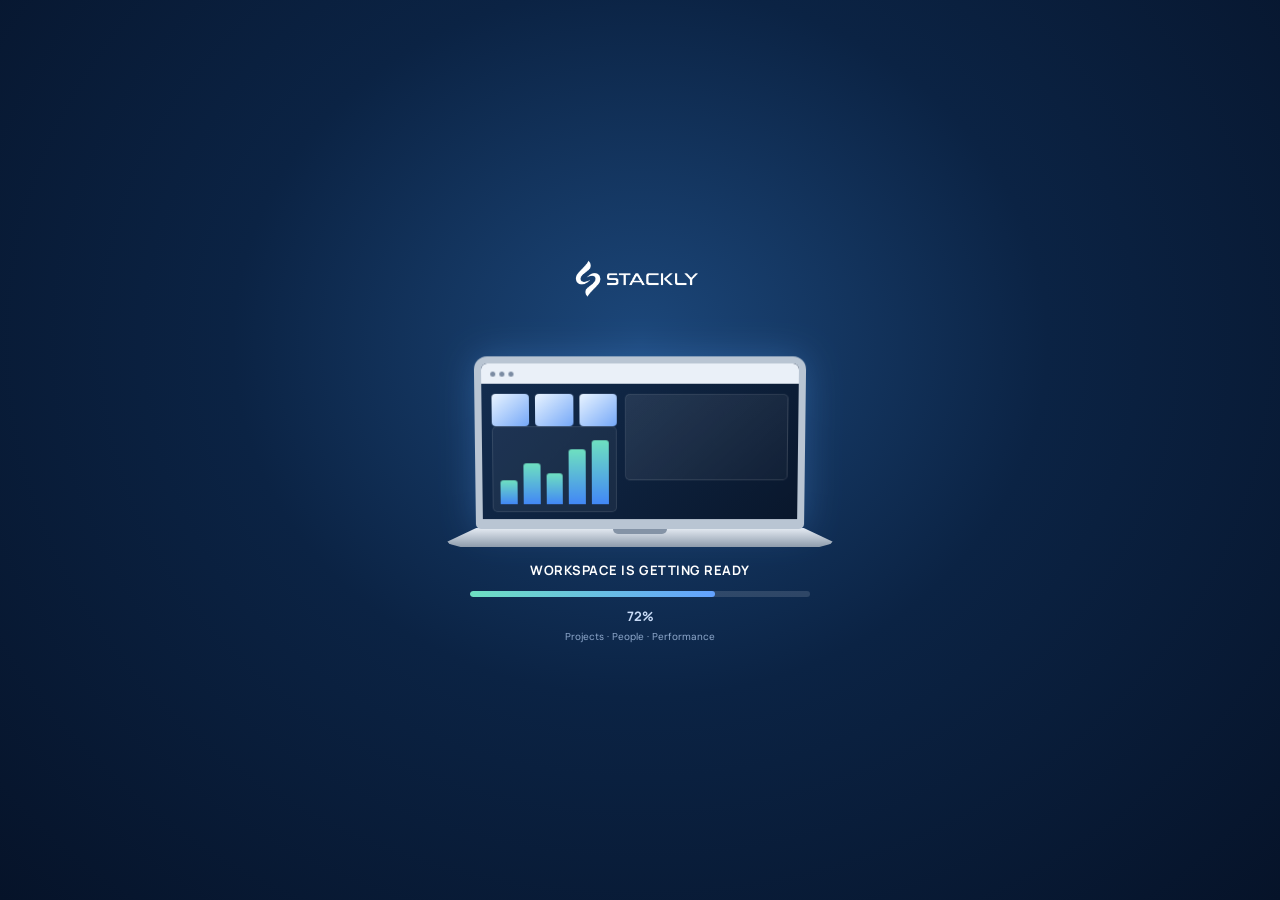
<file: reports.html>
<!DOCTYPE html>
<html lang="en">
 <head>
  <meta charset="utf-8"/>
  <meta content="width=device-width,initial-scale=1" name="viewport"/>
  <meta content="#071832" name="theme-color"/>
  <meta content="STACKLY business workspace for projects, people and performance" name="description"/>
  <title>
   Reports | STACKLY
  </title>
  <link href="css/common.css" rel="stylesheet"/>
 </head>
 <body>
  <div aria-label="Loading STACKLY" id="preloader">
   <div class="loader-wrap">
    <img alt="STACKLY" class="loader-brand" src="assets/stackly-logo.webp"/>
    <div class="laptop-scene">
     <div class="laptop">
      <div class="screen">
       <div class="screen-top">
        <i>
        </i>
        <i>
        </i>
        <i>
        </i>
       </div>
       <div class="dash">
        <div>
         <div class="dash-kpis">
          <b>
          </b>
          <b>
          </b>
          <b>
          </b>
         </div>
         <div class="dash-chart">
          <i>
          </i>
          <i>
          </i>
          <i>
          </i>
          <i>
          </i>
          <i>
          </i>
         </div>
        </div>
        <div class="dash-side">
        </div>
       </div>
      </div>
      <div class="base">
      </div>
     </div>
    </div>
    <div class="loader-caption">
     WORKSPACE IS GETTING READY
    </div>
    <div class="loader-progress">
     <span id="loaderBar">
     </span>
    </div>
    <div class="loader-percent" id="loaderPercent">
     0%
    </div>
    <div class="loader-note">
     Projects &middot; People &middot; Performance
    </div>
   </div>
  </div>
  <div class="side-overlay" id="sideOverlay">
  </div>
  <div class="app-shell">
   <aside class="sidebar" id="sidebar">
    <div class="side-brand">
     <a href="index.html">
      <img alt="STACKLY logo" src="assets/stackly-logo.webp"/>
     </a>
     <div class="side-quote">
      Plan Smart. Work Better.
      <br/>
      Grow Together.
     </div>
    </div>
    <div class="side-label">
     WORKSPACE
    </div>
    <nav class="side-nav">
     <a class="" href="overview.html">
      <span>
       ▣
      </span>
      <span data-i18n="Overview">
       Overview
      </span>
     </a>
     <a class="" href="analytics.html">
      <span>
       ⌁
      </span>
      <span data-i18n="Analytics">
       Analytics
      </span>
     </a>
     <a class="" href="projects.html">
      <span>
       ▦
      </span>
      <span data-i18n="Projects">
       Projects
      </span>
     </a>
     <a class="" href="tasks.html">
      <span>
       ☑
      </span>
      <span data-i18n="Tasks">
       Tasks
      </span>
     </a>
     <a class="" href="team.html">
      <span>
       ♧
      </span>
      <span data-i18n="Team Members">
       Team Members
      </span>
     </a>
     <a class="active" href="reports.html">
      <span>
       ▥
      </span>
      <span data-i18n="Reports">
       Reports
      </span>
     </a>
     <a class="" href="settings.html">
      <span>
       ⚙
      </span>
      <span data-i18n="Settings">
       Settings
      </span>
     </a>
    </nav>
    <div class="side-bottom">
     <strong>
      STACKLY workspace
     </strong>
     <small>
      12 team members &middot; 3 teams
     </small>
     <button class="logout-btn" id="logoutBtn">
      <span>
       &rarrb;
      </span>
      <span data-i18n="Logout">
       Logout
      </span>
     </button>
    </div>
   </aside>
   <main class="app-main">
    <header class="app-topbar">
     <div style="display:flex;align-items:center;gap:12px">
      <button aria-label="Toggle sidebar" class="mobile-sidebar-toggle" id="sidebarToggle">
       ☰
      </button>
      <div>
       <h1 class="top-title">
        Overview
       </h1>
       <div class="breadcrumb">
        Workspace / Reports
       </div>
      </div>
     </div>
     <div class="top-actions">
      <div class="user-chip" id="userChip">
       <span class="user-avatar" id="userInitial">
        U
       </span>
       <span>
        <small>
         Signed in as
        </small>
        <strong id="userName">
         Workspace User
        </strong>
       </span>
      </div>
      <input class="workspace-search" data-i18n-placeholder="Search workspace" placeholder="&telrec;  Search workspace"/>
      <select aria-label="Language" class="lang-select" id="languageSelect">
       <option value="en">
        🌐 EN
       </option>
       <option value="ta">
        🌐 தமிழ்
       </option>
       <option value="hi">
        🌐 हिन्दी
       </option>
      </select>
      <div class="notification-wrap">
       <button class="notification-btn" id="notificationBtn">
        ♧
        <span data-i18n="Notifications">
         Notifications
        </span>
        <b id="notificationCount">
         3
        </b>
       </button>
       <div class="notification-panel" id="notificationPanel">
        <div class="notification-head">
         <strong>
          Notifications
         </strong>
         <button id="markAllRead">
          Mark all as read
         </button>
        </div>
        <div class="notice">
         <span class="notice-dot">
         </span>
         <div>
          <strong>
           New project created
          </strong>
          <small>
           Website redesign &middot; 8 min ago
          </small>
         </div>
        </div>
        <div class="notice">
         <span class="notice-dot">
         </span>
         <div>
          <strong>
           Task assigned to you
          </strong>
          <small>
           Prepare launch checklist &middot; 1 hour ago
          </small>
         </div>
        </div>
        <div class="notice">
         <span class="notice-dot">
         </span>
         <div>
          <strong>
           Maya completed a task
          </strong>
          <small>
           Client onboarding &middot; 2 hours ago
          </small>
         </div>
        </div>
        <div class="notice read">
         <span class="notice-dot">
         </span>
         <div>
          <strong>
           Weekly report generated
          </strong>
          <small>
           Yesterday
          </small>
         </div>
        </div>
       </div>
      </div>
     </div>
    </header>
    <section class="app-content">
     <div class="page-heading">
      <div>
       <h1 data-i18n="Your business, in a clearer report">
        Your business, in a clearer report
       </h1>
       <p>
        Review performance, project progress, and team workload.
       </p>
      </div>
      <button class="btn btn-primary" data-add-demo="Create report">
       ＋ Create Report
      </button>
     </div>
     <div class="toolbar">
      <select class="form-control" id="reportTypeFilter">
       <option>
        All report types
       </option>
       <option>
        Business summary
       </option>
       <option>
        Project progress
       </option>
       <option>
        Task completion
       </option>
       <option>
        Team workload
       </option>
      </select>
      <select class="form-control" id="reportPeriodFilter">
       <option>
        November 2026
       </option>
       <option>
        October 2026
       </option>
       <option>
        September 2026
       </option>
       <option>
        December 2026
       </option>
      </select>
      <input class="form-control" data-table-search="#reportsTable" id="reportSearch" placeholder="Search reports..."/>
     </div>
     <div class="table-wrap">
      <table class="data-table" id="reportsTable">
       <thead>
        <tr>
         <th>
          Report
         </th>
         <th>
          Period
         </th>
         <th>
          Created by
         </th>
         <th>
          Format
         </th>
         <th>
          Action
         </th>
        </tr>
       </thead>
       <tbody>
        <tr>
         <td>
          <b>
           Monthly business summary
          </b>
         </td>
         <td>
          Nov 2026
         </td>
         <td>
          Alex Morgan
         </td>
         <td>
          PDF
         </td>
         <td>
          <a class="report-download" href="#">
           View / Download &darr;
          </a>
         </td>
        </tr>
        <tr>
         <td>
          <b>
           Project progress report
          </b>
         </td>
         <td>
          Nov 2026
         </td>
         <td>
          Maya Chen
         </td>
         <td>
          PDF
         </td>
         <td>
          <a class="report-download" href="#">
           View / Download &darr;
          </a>
         </td>
        </tr>
        <tr>
         <td>
          <b>
           Task completion report
          </b>
         </td>
         <td>
          Nov 2026
         </td>
         <td>
          Jordan Lee
         </td>
         <td>
          CSV
         </td>
         <td>
          <a class="report-download" href="#">
           View / Download &darr;
          </a>
         </td>
        </tr>
        <tr>
         <td>
          <b>
           Team workload report
          </b>
         </td>
         <td>
          Oct 2026
         </td>
         <td>
          Alex Morgan
         </td>
         <td>
          CSV
         </td>
         <td>
          <a class="report-download" href="#">
           View / Download &darr;
          </a>
         </td>
        </tr>
       </tbody>
      </table>
     </div>
     <p class="muted" style="font-size:10px;margin:12px 0 20px">
      4 recent reports &middot; Example workspace data
     </p>
     <article class="card panel">
      <h3 style="font:800 14px Manrope;margin:0 0 8px">
       Start with the essentials
      </h3>
      <p class="muted" style="font-size:11px;line-height:1.7">
       Use the monthly summary for a quick overview. Open a focused report when you need more detail.
      </p>
     </article>
    </section>
   </main>
  </div>
  <script defer="" src="js/common.js">
  </script>
  <script defer="" src="js/page-tools.js">
  </script>
  <script defer="" src="js/reports.js">
  </script>
 </body>
</html>
</file>
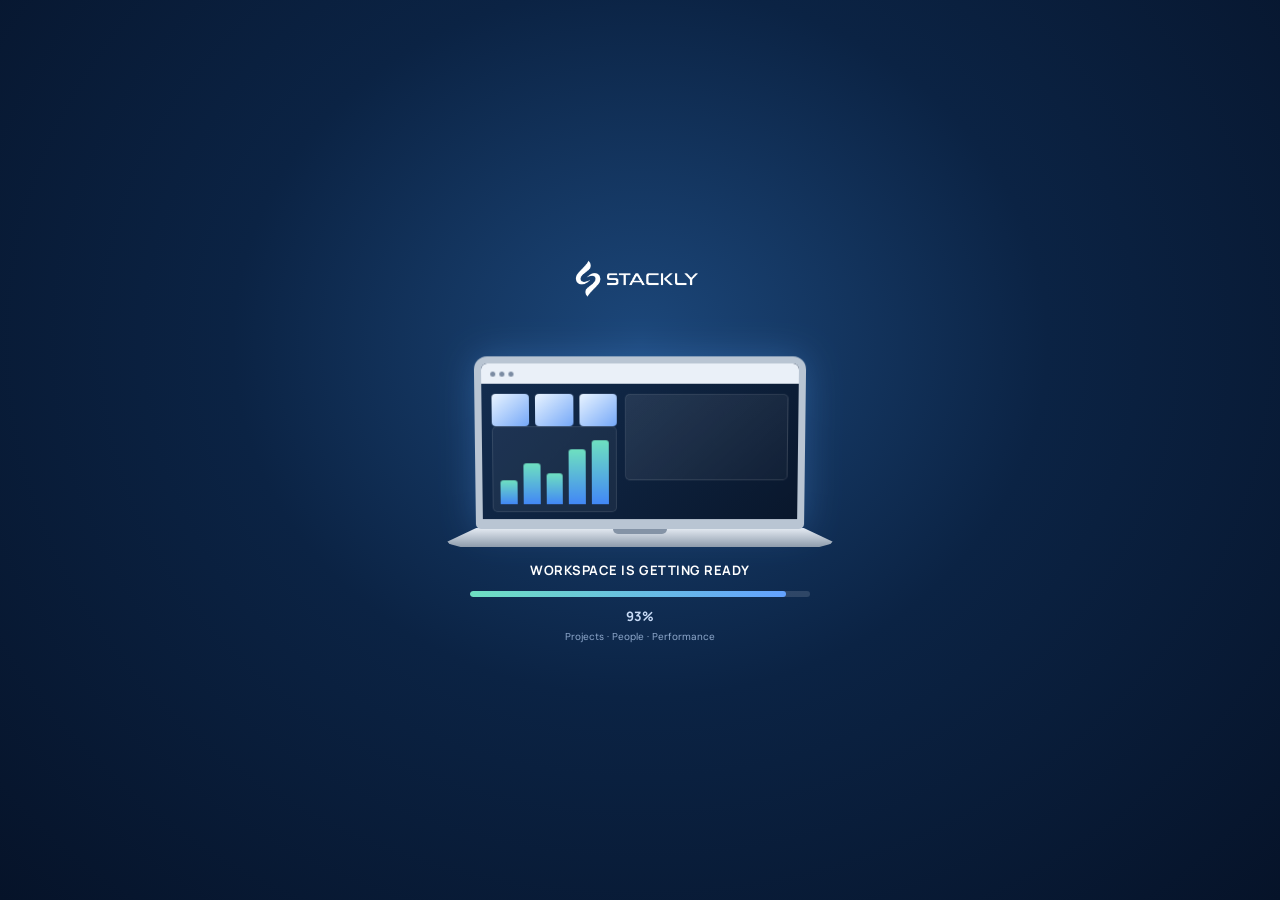
<file: settings.html>
<!DOCTYPE html>
<html lang="en">
 <head>
  <meta charset="utf-8"/>
  <meta content="width=device-width,initial-scale=1" name="viewport"/>
  <meta content="#071832" name="theme-color"/>
  <meta content="STACKLY business workspace for projects, people and performance" name="description"/>
  <title>
   Settings | STACKLY
  </title>
  <link href="css/common.css" rel="stylesheet"/>
 </head>
 <body>
  <div aria-label="Loading STACKLY" id="preloader">
   <div class="loader-wrap">
    <img alt="STACKLY" class="loader-brand" src="assets/stackly-logo.webp"/>
    <div class="laptop-scene">
     <div class="laptop">
      <div class="screen">
       <div class="screen-top">
        <i>
        </i>
        <i>
        </i>
        <i>
        </i>
       </div>
       <div class="dash">
        <div>
         <div class="dash-kpis">
          <b>
          </b>
          <b>
          </b>
          <b>
          </b>
         </div>
         <div class="dash-chart">
          <i>
          </i>
          <i>
          </i>
          <i>
          </i>
          <i>
          </i>
          <i>
          </i>
         </div>
        </div>
        <div class="dash-side">
        </div>
       </div>
      </div>
      <div class="base">
      </div>
     </div>
    </div>
    <div class="loader-caption">
     WORKSPACE IS GETTING READY
    </div>
    <div class="loader-progress">
     <span id="loaderBar">
     </span>
    </div>
    <div class="loader-percent" id="loaderPercent">
     0%
    </div>
    <div class="loader-note">
     Projects &middot; People &middot; Performance
    </div>
   </div>
  </div>
  <div class="side-overlay" id="sideOverlay">
  </div>
  <div class="app-shell">
   <aside class="sidebar" id="sidebar">
    <div class="side-brand">
     <a href="index.html">
      <img alt="STACKLY logo" src="assets/stackly-logo.webp"/>
     </a>
     <div class="side-quote">
      Plan Smart. Work Better.
      <br/>
      Grow Together.
     </div>
    </div>
    <div class="side-label">
     WORKSPACE
    </div>
    <nav class="side-nav">
     <a class="" href="overview.html">
      <span>
       ▣
      </span>
      <span data-i18n="Overview">
       Overview
      </span>
     </a>
     <a class="" href="analytics.html">
      <span>
       ⌁
      </span>
      <span data-i18n="Analytics">
       Analytics
      </span>
     </a>
     <a class="" href="projects.html">
      <span>
       ▦
      </span>
      <span data-i18n="Projects">
       Projects
      </span>
     </a>
     <a class="" href="tasks.html">
      <span>
       ☑
      </span>
      <span data-i18n="Tasks">
       Tasks
      </span>
     </a>
     <a class="" href="team.html">
      <span>
       ♧
      </span>
      <span data-i18n="Team Members">
       Team Members
      </span>
     </a>
     <a class="" href="reports.html">
      <span>
       ▥
      </span>
      <span data-i18n="Reports">
       Reports
      </span>
     </a>
     <a class="active" href="settings.html">
      <span>
       ⚙
      </span>
      <span data-i18n="Settings">
       Settings
      </span>
     </a>
    </nav>
    <div class="side-bottom">
     <strong>
      STACKLY workspace
     </strong>
     <small>
      12 team members &middot; 3 teams
     </small>
     <button class="logout-btn" id="logoutBtn">
      <span>
       &rarrb;
      </span>
      <span data-i18n="Logout">
       Logout
      </span>
     </button>
    </div>
   </aside>
   <main class="app-main">
    <header class="app-topbar">
     <div style="display:flex;align-items:center;gap:12px">
      <button aria-label="Toggle sidebar" class="mobile-sidebar-toggle" id="sidebarToggle">
       ☰
      </button>
      <div>
       <h1 class="top-title">
        Overview
       </h1>
       <div class="breadcrumb">
        Workspace / Settings
       </div>
      </div>
     </div>
     <div class="top-actions">
      <div class="user-chip" id="userChip">
       <span class="user-avatar" id="userInitial">
        U
       </span>
       <span>
        <small>
         Signed in as
        </small>
        <strong id="userName">
         Workspace User
        </strong>
       </span>
      </div>
      <input class="workspace-search" data-i18n-placeholder="Search workspace" placeholder="&telrec;  Search workspace"/>
      <select aria-label="Language" class="lang-select" id="languageSelect">
       <option value="en">
        🌐 EN
       </option>
       <option value="ta">
        🌐 தமிழ்
       </option>
       <option value="hi">
        🌐 हिन्दी
       </option>
      </select>
      <div class="notification-wrap">
       <button class="notification-btn" id="notificationBtn">
        ♧
        <span data-i18n="Notifications">
         Notifications
        </span>
        <b id="notificationCount">
         3
        </b>
       </button>
       <div class="notification-panel" id="notificationPanel">
        <div class="notification-head">
         <strong>
          Notifications
         </strong>
         <button id="markAllRead">
          Mark all as read
         </button>
        </div>
        <div class="notice">
         <span class="notice-dot">
         </span>
         <div>
          <strong>
           New project created
          </strong>
          <small>
           Website redesign &middot; 8 min ago
          </small>
         </div>
        </div>
        <div class="notice">
         <span class="notice-dot">
         </span>
         <div>
          <strong>
           Task assigned to you
          </strong>
          <small>
           Prepare launch checklist &middot; 1 hour ago
          </small>
         </div>
        </div>
        <div class="notice">
         <span class="notice-dot">
         </span>
         <div>
          <strong>
           Maya completed a task
          </strong>
          <small>
           Client onboarding &middot; 2 hours ago
          </small>
         </div>
        </div>
        <div class="notice read">
         <span class="notice-dot">
         </span>
         <div>
          <strong>
           Weekly report generated
          </strong>
          <small>
           Yesterday
          </small>
         </div>
        </div>
       </div>
      </div>
     </div>
    </header>
    <section class="app-content">
     <div class="page-heading">
      <div>
       <h1 data-i18n="Workspace settings">
        Workspace settings
       </h1>
       <p>
        Manage your profile, business details, and notification preferences.
       </p>
      </div>
     </div>
     <div class="tabs">
      <button class="active" data-i18n="General" data-tab="general">
       General
      </button>
      <button data-tab="security">
       Security
      </button>
      <button data-tab="notifications">
       Notifications
      </button>
     </div>
     <div class="settings-grid">
      <article class="card settings-card" data-tab-panel="general">
       <h3 data-i18n="Profile &amp; business details" style="font:800 14px Manrope;margin:0 0 18px">
        Profile &amp; business details
       </h3>
       <div class="field">
        <label>
         Full name
        </label>
        <input class="form-control" id="businessProfileName" value="Alex Morgan"/>
       </div>
       <div class="field">
        <label>
         Email address
        </label>
        <input class="form-control" id="businessProfileEmail" type="email" value="alex@stackly.example"/>
       </div>
       <div class="field">
        <label>
         Company name
        </label>
        <input class="form-control" id="businessCompanyName" value="STACKLY"/>
       </div>
       <div class="field">
        <label>
         Time zone
        </label>
        <select class="form-control">
         <option>
          UTC +05:30 &middot; India Standard Time
         </option>
         <option>
          UTC +00:00
         </option>
         <option>
          UTC -05:00
         </option>
        </select>
       </div>
       <h4 style="font-size:12px">
        Notifications
       </h4>
       <label class="checkbox-row">
        <input checked="" type="checkbox"/>
        Email me about assigned tasks
       </label>
       <label class="checkbox-row">
        <input checked="" type="checkbox"/>
        Send a weekly workspace summary
       </label>
       <button class="btn btn-primary" data-i18n="Save Changes" id="saveSettings">
        Save Changes
       </button>
       <button class="btn btn-light" type="reset">
        Cancel
       </button>
       <p hidden="" id="settingsSaved" style="font-size:11px;color:#168456">
        &checkmark; Your settings have been saved.
       </p>
      </article>
      <article class="card settings-card">
       <h3 style="font:800 14px Manrope;margin:0 0 15px">
        Your workspace
       </h3>
       <p style="font-size:12px;line-height:1.7">
        STACKLY
        <br/>
        12 members &middot; 3 teams
       </p>
       <p class="muted" style="font-size:11px;line-height:1.7">
        Only workspace admins can change company details.
       </p>
       <hr style="border:0;border-top:1px solid var(--line);margin:18px 0"/>
       <strong style="font-size:11px">
        Need help?
       </strong>
       <p class="muted" style="font-size:11px">
        support@stackly.example
       </p>
      </article>
      <article class="card settings-card" data-tab-panel="security" hidden="">
       <h3 style="font:800 14px Manrope">
        Security preferences
       </h3>
       <label class="checkbox-row">
        <input checked="" type="checkbox"/>
        Require two-step verification
       </label>
       <label class="checkbox-row">
        <input checked="" type="checkbox"/>
        Sign out after 30 minutes of inactivity
       </label>
       <button class="btn btn-primary" data-add-demo="Update password">
        Update password
       </button>
      </article>
      <article class="card settings-card" data-tab-panel="notifications" hidden="">
       <h3 style="font:800 14px Manrope">
        Notification preferences
       </h3>
       <label class="checkbox-row">
        <input checked="" type="checkbox"/>
        Project updates
       </label>
       <label class="checkbox-row">
        <input checked="" type="checkbox"/>
        Task assignments
       </label>
       <label class="checkbox-row">
        <input type="checkbox"/>
        Product announcements
       </label>
       <button class="btn btn-primary" id="saveNotificationSettings">
        Save Changes
       </button>
      </article>
     </div>
     <section class="card settings-card" style="margin-top:18px">
      <h3>
       My account details
      </h3>
      <form id="profileSettingsForm">
       <div class="field">
        <label for="profileName">
         Full name
        </label>
        <input class="form-control" id="profileName" required=""/>
       </div>
       <div class="field">
        <label for="profileEmail">
         Email address
        </label>
        <input class="form-control" id="profileEmail" required="" type="email"/>
       </div>
       <button class="btn btn-primary" type="submit">
        Save profile
       </button>
      </form>
     </section>
    </section>
   </main>
  </div>
  <script defer="" src="js/common.js">
  </script>
  <script defer="" src="js/page-tools.js">
  </script>
  <script defer="" src="js/settings.js">
  </script>
 </body>
</html>
</file>
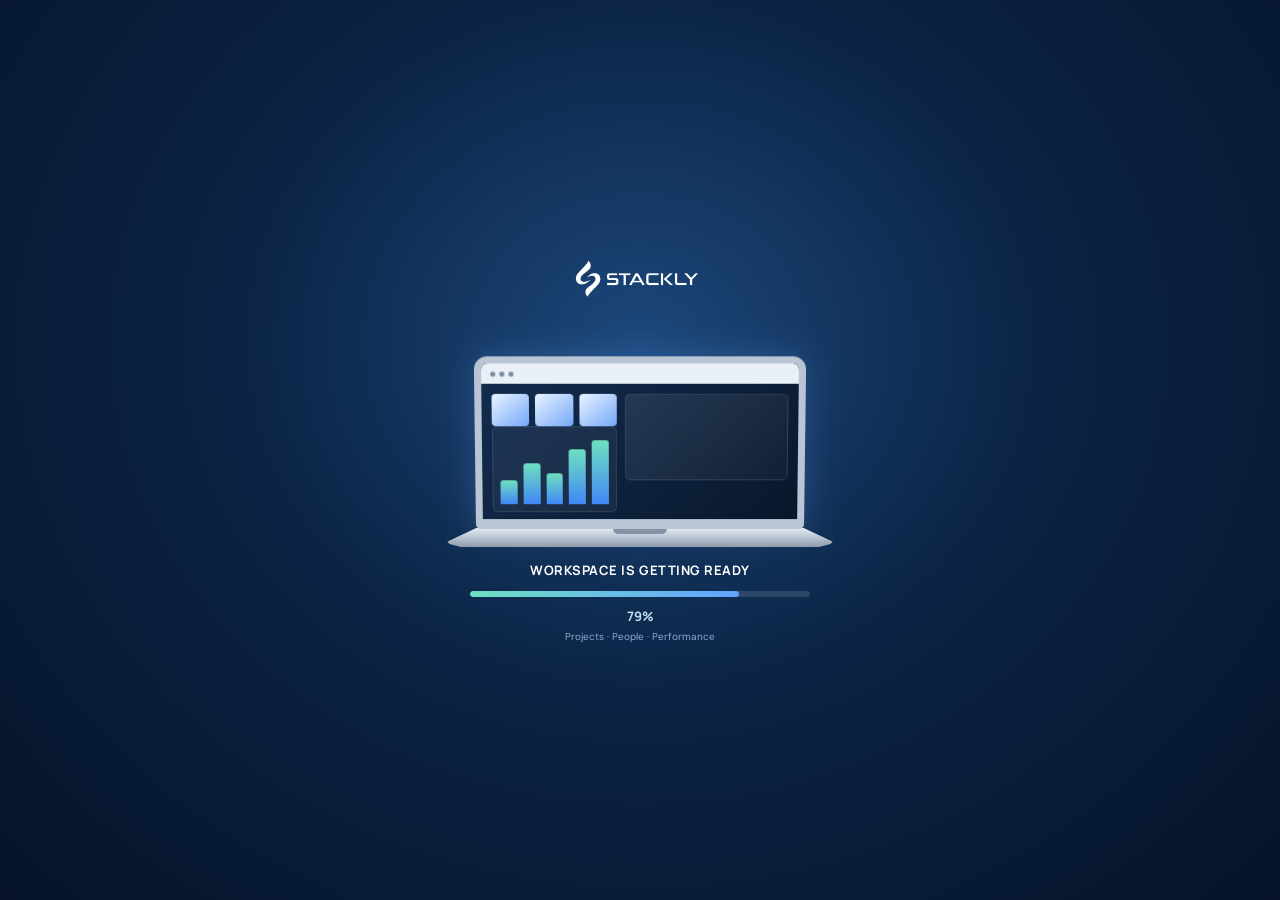
<file: signup.html>
<!DOCTYPE html>
<html lang="en">
 <head>
  <meta charset="utf-8"/>
  <meta content="width=device-width, initial-scale=1" name="viewport"/>
  <meta content="#071832" name="theme-color"/>
  <meta content="STACKLY business workspace for projects, people and performance" name="description"/>
  <title>
   Sign up | STACKLY
  </title>
  <link href="css/common.css" rel="stylesheet"/>
  <link href="css/site.css" rel="stylesheet"/>
 </head>
 <body>
  <!-- =========================================
         STACKLY PRELOADER
    ========================================== -->
  <div aria-label="Loading STACKLY" id="preloader">
   <div class="loader-wrap">
    <img alt="STACKLY" class="loader-brand" src="assets/stackly-logo.webp"/>
    <div class="laptop-scene">
     <div class="laptop">
      <div class="screen">
       <div class="screen-top">
        <i>
        </i>
        <i>
        </i>
        <i>
        </i>
       </div>
       <div class="dash">
        <div>
         <div class="dash-kpis">
          <b>
          </b>
          <b>
          </b>
          <b>
          </b>
         </div>
         <div class="dash-chart">
          <i>
          </i>
          <i>
          </i>
          <i>
          </i>
          <i>
          </i>
          <i>
          </i>
         </div>
        </div>
        <div class="dash-side">
        </div>
       </div>
      </div>
      <div class="base">
      </div>
     </div>
    </div>
    <div class="loader-caption">
     WORKSPACE IS GETTING READY
    </div>
    <div class="loader-progress">
     <span id="loaderBar">
     </span>
    </div>
    <div class="loader-percent" id="loaderPercent">
     0%
    </div>
    <div class="loader-note">
     Projects &middot; People &middot; Performance
    </div>
   </div>
  </div>
  <!-- =========================================
         SIGNUP PAGE
    ========================================== -->
  <div class="auth-page">
   <!-- AUTH HEADER -->
   <header class="auth-header">
    <a href="index.html">
     <img alt="STACKLY" src="assets/stackly-logo.webp"/>
    </a>
    <div class="auth-header-actions">
     <a href="index.html">
      &larr; Back to Workspace
     </a>
     <select aria-label="Language" class="lang-select" id="languageSelect">
      <option value="en">
       🌐 English (US)
      </option>
      <option value="ta">
       🌐 தமிழ்
      </option>
      <option value="hi">
       🌐 हिन्दी
      </option>
     </select>
    </div>
   </header>
   <!-- =========================================
             MAIN SIGNUP CONTENT
        ========================================== -->
   <main class="auth-main">
    <!-- LEFT PROMOTIONAL SECTION -->
    <section class="auth-promo">
     <span class="eyebrow">
      ONE CLEAR WORKSPACE
     </span>
     <h1>
      Less busywork.
      <br/>
      More progress.
     </h1>
     <p>
      Bring your projects, tasks, and team together.
                    Keep the next step in view.
     </p>
     <small>
      Projects　/　People　/　Performance
     </small>
     <!-- PROMOTIONAL IMAGE SLIDESHOW -->
     <div aria-label="STACKLY workspace gallery" class="auth-promo-slides">
      <img alt="Modern office workspace" class="auth-promo-slide active" src="assets/corporate images/hero image 01.webp"/>
      <img alt="Team collaboration" class="auth-promo-slide" src="assets/corporate images/business analytics 02.webp"/>
      <img alt="Business team meeting" class="auth-promo-slide" src="assets/corporate images/team collaburation 01.webp"/>
     </div>
    </section>
    <!-- RIGHT SIGNUP FORM -->
    <form class="auth-form" id="signupForm">
     <h2 data-i18n="Create your account">
      Create your account
     </h2>
     <p>
      Start organizing your business with STACKLY.
     </p>
     <!-- FULL NAME -->
     <div class="field">
      <label data-i18n="Full name">
       Full name
      </label>
      <input autocomplete="name" class="form-control" id="signupName" name="name" placeholder="Alex Morgan" required=""/>
     </div>
     <!-- EMAIL ADDRESS -->
     <div class="field">
      <label data-i18n="Email address">
       Email address
      </label>
      <input autocomplete="email" class="form-control" id="signupEmail" name="email" placeholder="you@company.com" required="" type="email"/>
     </div>
     <!-- PASSWORD -->
     <div class="field">
      <label data-i18n="Password">
       Password
      </label>
      <input autocomplete="new-password" class="form-control" id="signupPassword" minlength="8" name="password" placeholder="At least 8 characters" required="" type="password"/>
     </div>
     <!-- CONFIRM PASSWORD -->
     <div class="field">
      <label data-i18n="Confirm password">
       Confirm password
      </label>
      <input autocomplete="new-password" class="form-control" id="signupConfirm" minlength="8" name="confirmPassword" placeholder="Re-enter your password" required="" type="password"/>
     </div>
     <!-- TERMS AND PRIVACY -->
     <label class="checkbox-row">
      <input required="" type="checkbox"/>
      I agree to the Terms and Privacy Policy.
     </label>
     <!-- FORM ALERT -->
     <div class="auth-alert">
     </div>
     <!-- CREATE ACCOUNT BUTTON -->
     <button class="btn btn-primary" data-i18n="Create Account" type="submit">
      Create Account
     </button>
     <!-- LOGIN LINK -->
     <div class="auth-switch">
      Already have an account?
      <a href="login.html">
       Login
      </a>
     </div>
    </form>
   </main>
   <!-- =========================================
             AUTH FOOTER
        ========================================== -->
   <footer class="auth-foot">
    &copy; 2026 STACKLY　&middot;　Privacy　&middot;　Terms　&middot;
    <a href="index.html">
     Contact
    </a>
   </footer>
  </div>
  <!-- =========================================
         JAVASCRIPT FILES
    ========================================== -->
  <script defer="" src="js/common.js">
  </script>
  <script defer="" src="js/landing.js">
  </script>
  <script defer="" src="js/signup.js">
  </script>
 </body>
</html>
</file>
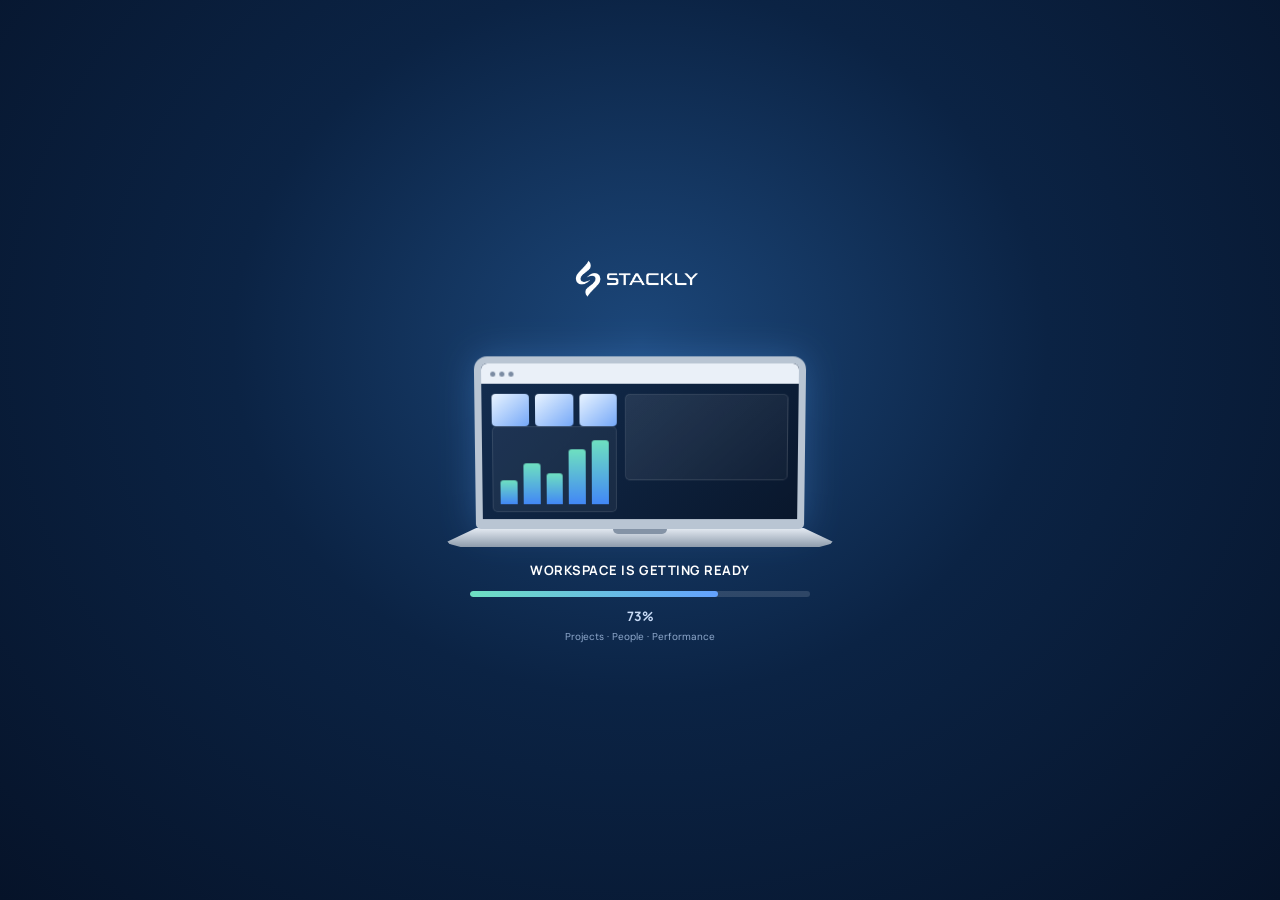
<file: tasks.html>
<!DOCTYPE html>
<html lang="en">
 <head>
  <meta charset="utf-8"/>
  <meta content="width=device-width,initial-scale=1" name="viewport"/>
  <meta content="#071832" name="theme-color"/>
  <meta content="STACKLY business workspace for projects, people and performance" name="description"/>
  <title>
   Tasks | STACKLY
  </title>
  <link href="css/common.css" rel="stylesheet"/>
 </head>
 <body>
  <div aria-label="Loading STACKLY" id="preloader">
   <div class="loader-wrap">
    <img alt="STACKLY" class="loader-brand" src="assets/stackly-logo.webp"/>
    <div class="laptop-scene">
     <div class="laptop">
      <div class="screen">
       <div class="screen-top">
        <i>
        </i>
        <i>
        </i>
        <i>
        </i>
       </div>
       <div class="dash">
        <div>
         <div class="dash-kpis">
          <b>
          </b>
          <b>
          </b>
          <b>
          </b>
         </div>
         <div class="dash-chart">
          <i>
          </i>
          <i>
          </i>
          <i>
          </i>
          <i>
          </i>
          <i>
          </i>
         </div>
        </div>
        <div class="dash-side">
        </div>
       </div>
      </div>
      <div class="base">
      </div>
     </div>
    </div>
    <div class="loader-caption">
     WORKSPACE IS GETTING READY
    </div>
    <div class="loader-progress">
     <span id="loaderBar">
     </span>
    </div>
    <div class="loader-percent" id="loaderPercent">
     0%
    </div>
    <div class="loader-note">
     Projects &middot; People &middot; Performance
    </div>
   </div>
  </div>
  <div class="side-overlay" id="sideOverlay">
  </div>
  <div class="app-shell">
   <aside class="sidebar" id="sidebar">
    <div class="side-brand">
     <a href="index.html">
      <img alt="STACKLY logo" src="assets/stackly-logo.webp"/>
     </a>
     <div class="side-quote">
      Plan Smart. Work Better.
      <br/>
      Grow Together.
     </div>
    </div>
    <div class="side-label">
     WORKSPACE
    </div>
    <nav class="side-nav">
     <a class="" href="overview.html">
      <span>
       ▣
      </span>
      <span data-i18n="Overview">
       Overview
      </span>
     </a>
     <a class="" href="analytics.html">
      <span>
       ⌁
      </span>
      <span data-i18n="Analytics">
       Analytics
      </span>
     </a>
     <a class="" href="projects.html">
      <span>
       ▦
      </span>
      <span data-i18n="Projects">
       Projects
      </span>
     </a>
     <a class="active" href="tasks.html">
      <span>
       ☑
      </span>
      <span data-i18n="Tasks">
       Tasks
      </span>
     </a>
     <a class="" href="team.html">
      <span>
       ♧
      </span>
      <span data-i18n="Team Members">
       Team Members
      </span>
     </a>
     <a class="" href="reports.html">
      <span>
       ▥
      </span>
      <span data-i18n="Reports">
       Reports
      </span>
     </a>
     <a class="" href="settings.html">
      <span>
       ⚙
      </span>
      <span data-i18n="Settings">
       Settings
      </span>
     </a>
    </nav>
    <div class="side-bottom">
     <strong>
      STACKLY workspace
     </strong>
     <small>
      12 team members &middot; 3 teams
     </small>
     <button class="logout-btn" id="logoutBtn">
      <span>
       &rarrb;
      </span>
      <span data-i18n="Logout">
       Logout
      </span>
     </button>
    </div>
   </aside>
   <main class="app-main">
    <header class="app-topbar">
     <div style="display:flex;align-items:center;gap:12px">
      <button aria-label="Toggle sidebar" class="mobile-sidebar-toggle" id="sidebarToggle">
       ☰
      </button>
      <div>
       <h1 class="top-title">
        Overview
       </h1>
       <div class="breadcrumb">
        Workspace / Tasks
       </div>
      </div>
     </div>
     <div class="top-actions">
      <div class="user-chip" id="userChip">
       <span class="user-avatar" id="userInitial">
        U
       </span>
       <span>
        <small>
         Signed in as
        </small>
        <strong id="userName">
         Workspace User
        </strong>
       </span>
      </div>
      <input class="workspace-search" data-i18n-placeholder="Search workspace" placeholder="&telrec;  Search workspace"/>
      <select aria-label="Language" class="lang-select" id="languageSelect">
       <option value="en">
        🌐 EN
       </option>
       <option value="ta">
        🌐 தமிழ்
       </option>
       <option value="hi">
        🌐 हिन्दी
       </option>
      </select>
      <div class="notification-wrap">
       <button class="notification-btn" id="notificationBtn">
        ♧
        <span data-i18n="Notifications">
         Notifications
        </span>
        <b id="notificationCount">
         3
        </b>
       </button>
       <div class="notification-panel" id="notificationPanel">
        <div class="notification-head">
         <strong>
          Notifications
         </strong>
         <button id="markAllRead">
          Mark all as read
         </button>
        </div>
        <div class="notice">
         <span class="notice-dot">
         </span>
         <div>
          <strong>
           New project created
          </strong>
          <small>
           Website redesign &middot; 8 min ago
          </small>
         </div>
        </div>
        <div class="notice">
         <span class="notice-dot">
         </span>
         <div>
          <strong>
           Task assigned to you
          </strong>
          <small>
           Prepare launch checklist &middot; 1 hour ago
          </small>
         </div>
        </div>
        <div class="notice">
         <span class="notice-dot">
         </span>
         <div>
          <strong>
           Maya completed a task
          </strong>
          <small>
           Client onboarding &middot; 2 hours ago
          </small>
         </div>
        </div>
        <div class="notice read">
         <span class="notice-dot">
         </span>
         <div>
          <strong>
           Weekly report generated
          </strong>
          <small>
           Yesterday
          </small>
         </div>
        </div>
       </div>
      </div>
     </div>
    </header>
    <section class="app-content">
     <div class="page-heading">
      <div>
       <h1 data-i18n="Make the next step clear">
        Make the next step clear
       </h1>
       <p>
        48 active tasks &middot; 8 overdue &middot; 18 due this week &middot; 22 upcoming
       </p>
      </div>
      <button class="btn btn-primary" data-add-demo="New task">
       ＋ New Task
      </button>
     </div>
     <div class="toolbar">
      <select class="form-control" id="taskViewFilter">
       <option>
        Board view
       </option>
       <option>
        List view
       </option>
      </select>
      <select class="form-control" id="taskProjectFilter">
       <option>
        All projects
       </option>
       <option>
        Website redesign
       </option>
       <option>
        Client onboarding
       </option>
      </select>
      <select class="form-control" id="taskAssigneeFilter">
       <option>
        All assignees
       </option>
       <option>
        Maya Chen
       </option>
       <option>
        Jordan Lee
       </option>
      </select>
      <select class="form-control" id="taskSortFilter">
       <option>
        Due date
       </option>
       <option>
        Priority
       </option>
      </select>
     </div>
     <div class="kanban">
      <section class="kanban-col">
       <div class="kanban-head">
        <span>
         To do
        </span>
        <span>
         20
        </span>
       </div>
       <article class="task-card">
        <strong>
         Prepare launch checklist
        </strong>
        <p>
         Q4 campaign
        </p>
        <small>
         Alex Morgan &middot; Due 14 Nov
        </small>
       </article>
       <article class="task-card">
        <strong>
         Collect customer feedback
        </strong>
        <p>
         Client onboarding
        </p>
        <small>
         Jordan Lee &middot; Due 16 Nov
        </small>
       </article>
       <button class="btn btn-light" data-add-demo="To do task" style="width:100%">
        ＋ Add task
       </button>
      </section>
      <section class="kanban-col">
       <div class="kanban-head">
        <span>
         In progress
        </span>
        <span>
         20
        </span>
       </div>
       <article class="task-card">
        <strong>
         Build pricing page
        </strong>
        <p>
         Website redesign
        </p>
        <small>
         Maya Chen &middot; Due 18 Nov
        </small>
       </article>
       <article class="task-card">
        <strong>
         Review onboarding flow
        </strong>
        <p>
         Client onboarding
        </p>
        <small>
         Sam Patel &middot; Overdue &middot; 10 Nov
        </small>
       </article>
       <button class="btn btn-light" data-add-demo="In progress task" style="width:100%">
        ＋ Add task
       </button>
      </section>
      <section class="kanban-col">
       <div class="kanban-head">
        <span>
         In review
        </span>
        <span>
         8
        </span>
       </div>
       <article class="task-card">
        <strong>
         Approve page structure
        </strong>
        <p>
         Website redesign
        </p>
        <small>
         Maya Chen &middot; Due 13 Nov
        </small>
       </article>
       <article class="task-card">
        <strong>
         Review campaign copy
        </strong>
        <p>
         Q4 campaign
        </p>
        <small>
         Taylor Reed &middot; Due 15 Nov
        </small>
       </article>
       <button class="btn btn-light" data-add-demo="Review task" style="width:100%">
        ＋ Add task
       </button>
      </section>
     </div>
     <p class="muted" style="font-size:10px;margin-top:17px">
      Completed tasks are available in the task archive.
     </p>
    </section>
   </main>
  </div>
  <script defer="" src="js/common.js">
  </script>
  <script defer="" src="js/page-tools.js">
  </script>
  <script defer="" src="js/tasks.js">
  </script>
 </body>
</html>
</file>
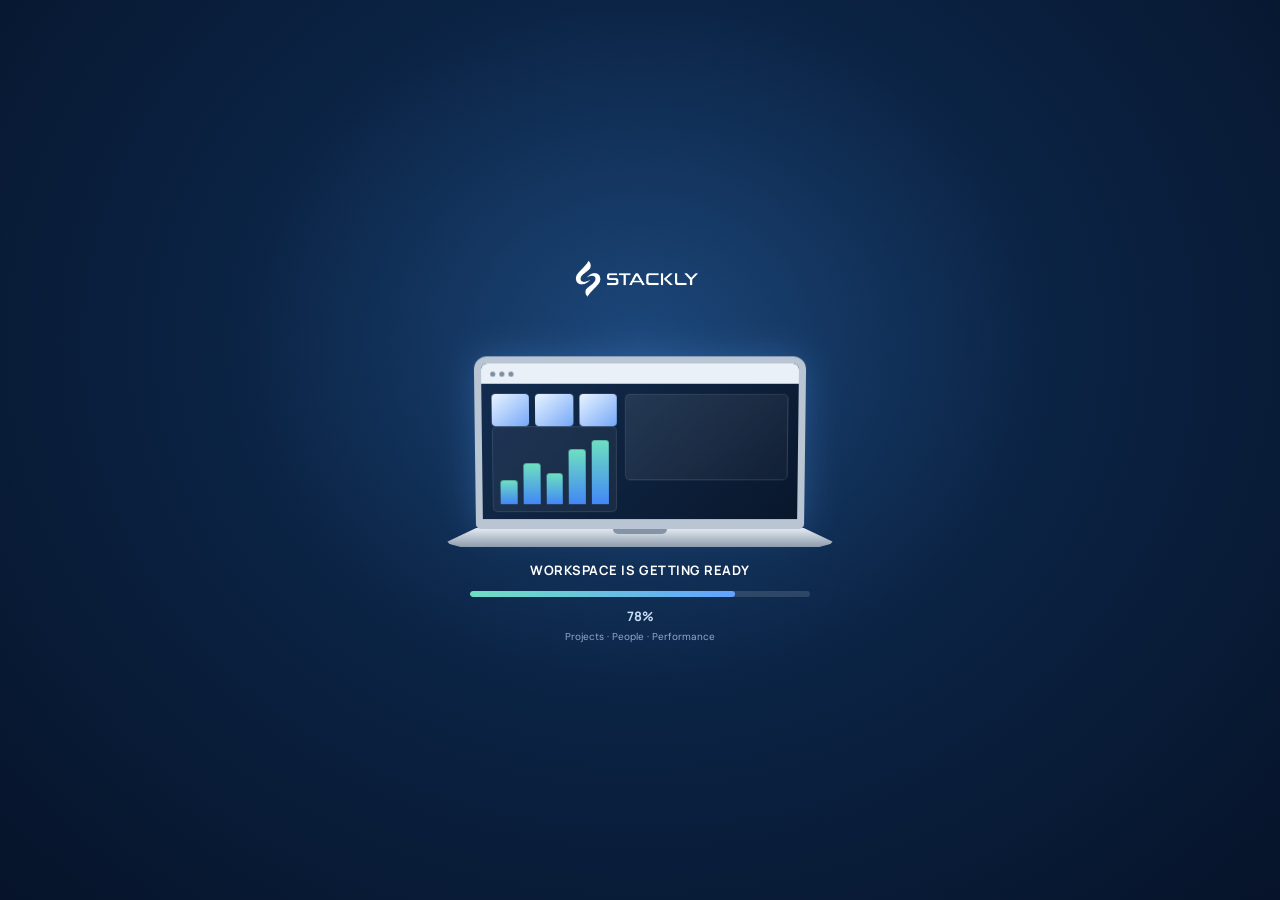
<file: team.html>
<!DOCTYPE html>
<html lang="en">
 <head>
  <meta charset="utf-8"/>
  <meta content="width=device-width,initial-scale=1" name="viewport"/>
  <meta content="#071832" name="theme-color"/>
  <meta content="STACKLY business workspace for projects, people and performance" name="description"/>
  <title>
   Team Members | STACKLY
  </title>
  <link href="css/common.css" rel="stylesheet"/>
 </head>
 <body>
  <div aria-label="Loading STACKLY" id="preloader">
   <div class="loader-wrap">
    <img alt="STACKLY" class="loader-brand" src="assets/stackly-logo.webp"/>
    <div class="laptop-scene">
     <div class="laptop">
      <div class="screen">
       <div class="screen-top">
        <i>
        </i>
        <i>
        </i>
        <i>
        </i>
       </div>
       <div class="dash">
        <div>
         <div class="dash-kpis">
          <b>
          </b>
          <b>
          </b>
          <b>
          </b>
         </div>
         <div class="dash-chart">
          <i>
          </i>
          <i>
          </i>
          <i>
          </i>
          <i>
          </i>
          <i>
          </i>
         </div>
        </div>
        <div class="dash-side">
        </div>
       </div>
      </div>
      <div class="base">
      </div>
     </div>
    </div>
    <div class="loader-caption">
     WORKSPACE IS GETTING READY
    </div>
    <div class="loader-progress">
     <span id="loaderBar">
     </span>
    </div>
    <div class="loader-percent" id="loaderPercent">
     0%
    </div>
    <div class="loader-note">
     Projects &middot; People &middot; Performance
    </div>
   </div>
  </div>
  <div class="side-overlay" id="sideOverlay">
  </div>
  <div class="app-shell">
   <aside class="sidebar" id="sidebar">
    <div class="side-brand">
     <a href="index.html">
      <img alt="STACKLY logo" src="assets/stackly-logo.webp"/>
     </a>
     <div class="side-quote">
      Plan Smart. Work Better.
      <br/>
      Grow Together.
     </div>
    </div>
    <div class="side-label">
     WORKSPACE
    </div>
    <nav class="side-nav">
     <a class="" href="overview.html">
      <span>
       ▣
      </span>
      <span data-i18n="Overview">
       Overview
      </span>
     </a>
     <a class="" href="analytics.html">
      <span>
       ⌁
      </span>
      <span data-i18n="Analytics">
       Analytics
      </span>
     </a>
     <a class="" href="projects.html">
      <span>
       ▦
      </span>
      <span data-i18n="Projects">
       Projects
      </span>
     </a>
     <a class="" href="tasks.html">
      <span>
       ☑
      </span>
      <span data-i18n="Tasks">
       Tasks
      </span>
     </a>
     <a class="active" href="team.html">
      <span>
       ♧
      </span>
      <span data-i18n="Team Members">
       Team Members
      </span>
     </a>
     <a class="" href="reports.html">
      <span>
       ▥
      </span>
      <span data-i18n="Reports">
       Reports
      </span>
     </a>
     <a class="" href="settings.html">
      <span>
       ⚙
      </span>
      <span data-i18n="Settings">
       Settings
      </span>
     </a>
    </nav>
    <div class="side-bottom">
     <strong>
      STACKLY workspace
     </strong>
     <small>
      12 team members &middot; 3 teams
     </small>
     <button class="logout-btn" id="logoutBtn">
      <span>
       &rarrb;
      </span>
      <span data-i18n="Logout">
       Logout
      </span>
     </button>
    </div>
   </aside>
   <main class="app-main">
    <header class="app-topbar">
     <div style="display:flex;align-items:center;gap:12px">
      <button aria-label="Toggle sidebar" class="mobile-sidebar-toggle" id="sidebarToggle">
       ☰
      </button>
      <div>
       <h1 class="top-title">
        Overview
       </h1>
       <div class="breadcrumb">
        Workspace / Team Members
       </div>
      </div>
     </div>
     <div class="top-actions">
      <div class="user-chip" id="userChip">
       <span class="user-avatar" id="userInitial">
        U
       </span>
       <span>
        <small>
         Signed in as
        </small>
        <strong id="userName">
         Workspace User
        </strong>
       </span>
      </div>
      <input class="workspace-search" data-i18n-placeholder="Search workspace" placeholder="&telrec;  Search workspace"/>
      <select aria-label="Language" class="lang-select" id="languageSelect">
       <option value="en">
        🌐 EN
       </option>
       <option value="ta">
        🌐 தமிழ்
       </option>
       <option value="hi">
        🌐 हिन्दी
       </option>
      </select>
      <div class="notification-wrap">
       <button class="notification-btn" id="notificationBtn">
        ♧
        <span data-i18n="Notifications">
         Notifications
        </span>
        <b id="notificationCount">
         3
        </b>
       </button>
       <div class="notification-panel" id="notificationPanel">
        <div class="notification-head">
         <strong>
          Notifications
         </strong>
         <button id="markAllRead">
          Mark all as read
         </button>
        </div>
        <div class="notice">
         <span class="notice-dot">
         </span>
         <div>
          <strong>
           New project created
          </strong>
          <small>
           Website redesign &middot; 8 min ago
          </small>
         </div>
        </div>
        <div class="notice">
         <span class="notice-dot">
         </span>
         <div>
          <strong>
           Task assigned to you
          </strong>
          <small>
           Prepare launch checklist &middot; 1 hour ago
          </small>
         </div>
        </div>
        <div class="notice">
         <span class="notice-dot">
         </span>
         <div>
          <strong>
           Maya completed a task
          </strong>
          <small>
           Client onboarding &middot; 2 hours ago
          </small>
         </div>
        </div>
        <div class="notice read">
         <span class="notice-dot">
         </span>
         <div>
          <strong>
           Weekly report generated
          </strong>
          <small>
           Yesterday
          </small>
         </div>
        </div>
       </div>
      </div>
     </div>
    </header>
    <section class="app-content">
     <div class="page-heading">
      <div>
       <h1 data-i18n="Bring your team together">
        Bring your team together
       </h1>
       <p>
        12 members across 3 teams. Manage roles and keep ownership clear.
       </p>
      </div>
      <button class="btn btn-primary" data-add-demo="Invite member">
       ＋ Invite Member
      </button>
     </div>
     <div class="toolbar">
      <select class="form-control" id="teamFilter">
       <option>
        All teams
       </option>
       <option>
        Operations
       </option>
       <option>
        Product
       </option>
       <option>
        Marketing
       </option>
      </select>
      <select class="form-control" id="roleFilter">
       <option>
        All roles
       </option>
       <option>
        Admin
       </option>
       <option>
        Member
       </option>
      </select>
      <select class="form-control" id="availabilityFilter">
       <option>
        All availability
       </option>
       <option>
        Available
       </option>
       <option>
        In a meeting
       </option>
       <option>
        Away
       </option>
      </select>
      <input class="form-control" data-table-search="#teamTable" id="teamSearch" placeholder="Search members..."/>
     </div>
     <div class="table-wrap">
      <table class="data-table" id="teamTable">
       <thead>
        <tr>
         <th>
          Name
         </th>
         <th>
          Email
         </th>
         <th>
          Team
         </th>
         <th>
          Role
         </th>
         <th>
          Availability
         </th>
        </tr>
       </thead>
       <tbody>
        <tr>
         <td>
          <b>
           Alex Morgan
          </b>
         </td>
         <td>
          alex@stackly.example
         </td>
         <td>
          Operations
         </td>
         <td>
          Admin
         </td>
         <td>
          <span class="status">
           Available
          </span>
         </td>
        </tr>
        <tr>
         <td>
          <b>
           Maya Chen
          </b>
         </td>
         <td>
          maya@stackly.example
         </td>
         <td>
          Product
         </td>
         <td>
          Member
         </td>
         <td>
          <span class="status">
           Available
          </span>
         </td>
        </tr>
        <tr>
         <td>
          <b>
           Jordan Lee
          </b>
         </td>
         <td>
          jordan@stackly.example
         </td>
         <td>
          Operations
         </td>
         <td>
          Member
         </td>
         <td>
          <span class="status pending">
           In a meeting
          </span>
         </td>
        </tr>
        <tr>
         <td>
          <b>
           Sam Patel
          </b>
         </td>
         <td>
          sam@stackly.example
         </td>
         <td>
          Operations
         </td>
         <td>
          Member
         </td>
         <td>
          <span class="status">
           Available
          </span>
         </td>
        </tr>
        <tr>
         <td>
          <b>
           Taylor Reed
          </b>
         </td>
         <td>
          taylor@stackly.example
         </td>
         <td>
          Marketing
         </td>
         <td>
          Member
         </td>
         <td>
          <span class="status">
           Available
          </span>
         </td>
        </tr>
        <tr>
         <td>
          <b>
           Riley Davis
          </b>
         </td>
         <td>
          riley@stackly.example
         </td>
         <td>
          Product
         </td>
         <td>
          Member
         </td>
         <td>
          <span class="status review">
           Away
          </span>
         </td>
        </tr>
       </tbody>
      </table>
     </div>
     <article class="card panel" style="margin-top:18px">
      <h3 style="font:800 14px Manrope;margin:0 0 8px">
       Clear access, shared progress
      </h3>
      <p class="muted" style="font-size:11px;line-height:1.7">
       Admins manage workspace settings and invitations. Members collaborate on projects and assigned tasks.
      </p>
     </article>
    </section>
   </main>
  </div>
  <script defer="" src="js/common.js">
  </script>
  <script defer="" src="js/page-tools.js">
  </script>
  <script defer="" src="js/team.js">
  </script>
 </body>
</html>
</file>
<file: css/common.css>
@import url('https://fonts.googleapis.com/css2?family=DM+Sans:wght@400;500;600;700&family=Manrope:wght@400;500;600;700;800&display=swap');
:root {
    --navy:#071832;
    --navy2:#10294c;
    --blue:#3478f6;
    --cyan:#6edfc2;
    --ink:#10213d;
    --muted:#66758c;
    --line:#e3e9f2;
    --paper:#f4f7fb;
    --white:#fff;
    --shadow:0 16px 45px rgba(18,39,75,.09);
    --radius:18px
    }
* {
    box-sizing:border-box
    }
html {
    scroll-behavior:smooth
    }
body {
    margin:0;
    font-family:'DM Sans', sans-serif;
    color:var(--ink);
    background:var(--paper);
    font-size:14px
    }
button, input, select, textarea {
    font:inherit
    }
button, a {
     -webkit-tap-highlight-color:transparent
    }
a {
    color:inherit;
    text-decoration:none
    }
button {
    cursor:pointer
    }
.container {
    width:min(1160px,calc(100% - 48px));
    margin:auto
    }
.muted {
    color:var(--muted)
    }
.eyebrow {
    font-size:11px;
    letter-spacing:.14em;
    text-transform:uppercase;
    font-weight:800;
    color:#3978e9
    }
.section {
    padding:84px 0;
    position:relative
    }
.section-title {
    font:800 clamp(27px,3vw,38px)/1.18 Manrope, sans-serif;
    letter-spacing:-1.2px;
    margin:8px 0 12px
    }
.section-sub {
    color:var(--muted);
    line-height:1.75;
    max-width:620px
    }
.btn {
    display:inline-flex;
    align-items:center;
    justify-content:center;
    gap:9px;
    padding:12px 18px;
    border-radius:10px;
    border:1px solid transparent;
    font-weight:700;
    font-size:13px;
    transition:.25s
    }
.btn-primary {
    background:var(--navy);
    color:white;
    box-shadow:0 8px 20px #07183225
    }
.btn-primary:hover {
    background:#173b6c;
    transform:translateY(-2px);
    box-shadow:0 12px 25px #07183235
    }
.btn-light {
    background:white;
    border-color:var(--line);
    color:var(--ink)
    }
.btn-light:hover {
    border-color:#9ab9ed;
    transform:translateY(-2px)
    }
.icon {
    width:38px;
    height:38px;
    display:grid;
    place-items:center;
    border-radius:12px;
    background:#edf4ff;
    color:#2f6fe4;
    font-size:18px
    }
.card {
    background:white;
    border:1px solid var(--line);
    border-radius:16px;
    box-shadow:0 8px 24px rgba(24,47,83,.045);
    transition:transform .28s, box-shadow .28s, border-color .28s
    }
.card:hover {
    transform:translateY(-5px);
    box-shadow:0 18px 38px rgba(24,47,83,.12);
    border-color:#c9d9f3
    }
.pill {
    display:inline-flex;
    padding:6px 10px;
    border-radius:999px;
    background:#edf4ff;
    color:#2865cf;
    font-size:11px;
    font-weight:700
    }
.form-control {
    width:100%;
    border:1px solid #d9e1ec;
    background:white;
    padding:12px 13px;
    border-radius:9px;
    outline:0;
    color:var(--ink);
    transition:.2s
    }
.form-control:focus {
    border-color:#6b9cf0;
    box-shadow:0 0 0 3px #3478f61a
    }
.field {
    display:grid;
    gap:7px;
    margin:14px 0
    }
.field label {
    font-size:12px;
    font-weight:700
    }
.top-glow {
    position:absolute;
    pointer-events:none;
    filter:blur(2px);
    border-radius:50%;
    background:radial-gradient(circle,#a8c9ff55,transparent 68%)
    }
/* shared 3D laptop preloader */ #preloader {
    position:fixed;
    inset:0;
    z-index:9999;
    display:grid;
    place-items:center;
    background:radial-gradient(ellipse at 50% 38%,#1c477a 0,#0b2344 45%,#061329 100%);
    color:#fff;
    transition:opacity .65s, visibility .65s
    }
#preloader.hide {
    opacity:0;
    visibility:hidden;
    pointer-events:none
    }
.loader-wrap {
    width:min(560px,90vw);
    text-align:center
    }
.loader-brand {
    height:42px;
    max-width:175px;
    object-fit:contain;
    filter:brightness(0) invert(1);
    margin-bottom:18px
    }
.laptop-scene {
    height:230px;
    perspective:900px;
    position:relative;
    display:grid;
    place-items:end center
    }
.laptop {
    width:min(390px,76vw);
    height:205px;
    position:relative;
    transform-style:preserve-3d;
    animation:laptopFloat 3s ease-in-out infinite
    }
.screen {
    position:absolute;
    bottom:22px;
    left:8%;
    width:84%;
    height:172px;
    background:#0d1b31;
    border:7px solid #b9c5d3;
    border-bottom-width:10px;
    border-radius:13px 13px 5px 5px;
    transform-origin:bottom;
    transform:rotateX(-4deg);
    overflow:hidden;
    box-shadow:0 0 35px #5ba4ff44
    }
.screen:before {
    content:'';
    position:absolute;
    inset:0;
    background:linear-gradient(135deg,#132d50,#09172c)
    }
.screen-top {
    height:20px;
    background:#eaf0f8;
    display:flex;
    align-items:center;
    padding:0 9px;
    gap:4px;
    position:relative;
    z-index:1
    }
.screen-top i {
    width:5px;
    height:5px;
    background:#7b8ba2;
    border-radius:50%
    }
.dash {
    position:relative;
    z-index:1;
    padding:10px;
    display:grid;
    grid-template-columns:1fr 1.3fr;
    gap:8px
    }
.dash-kpis {
    display:flex;
    gap:6px
    }
.dash-kpis b {
    display:block;
    height:32px;
    flex:1;
    border-radius:4px;
    background:linear-gradient(140deg,#e9f4ff,#75a8f8);
    animation:shine 1.8s infinite alternate
    }
.dash-chart {
    height:86px;
    display:flex;
    align-items:end;
    gap:6px;
    padding:7px;
    background:#ffffff0d;
    border:1px solid #ffffff19;
    border-radius:5px
    }
.dash-chart i {
    flex:1;
    border-radius:3px 3px 0 0;
    background:linear-gradient(#6ee0c0,#4287f6);
    animation:barRise 1.5s ease-in-out infinite alternate
    }
.dash-chart i:nth-child(1) {
    height:35%
    }
.dash-chart i:nth-child(2) {
    height:58%;
    animation-delay:.1s
    }
.dash-chart i:nth-child(3) {
    height:45%;
    animation-delay:.2s
    }
.dash-chart i:nth-child(4) {
    height:78%;
    animation-delay:.3s
    }
.dash-chart i:nth-child(5) {
    height:92%;
    animation-delay:.4s
    }
.dash-side {
    height:86px;
    border-radius:5px;
    background:linear-gradient(140deg,#ffffff18,#ffffff08);
    border:1px solid #ffffff19
    }
.base {
    position:absolute;
    bottom:4px;
    left:0;
    width:100%;
    height:19px;
    background:linear-gradient(#e5ebf3,#8e9cac);
    clip-path:polygon(8% 0,92% 0,100% 78%,96% 100%,4% 100%,0 78%);
    border-radius:0 0 13px 13px
    }
.base:after {
    content:'';
    position:absolute;
    left:43%;
    top:1px;
    width:14%;
    height:5px;
    background:#8493a6;
    border-radius:0 0 5px 5px
    }
.loader-caption {
    font:700 13px Manrope;
    margin:10px 0 12px;
    letter-spacing:.04em
    }
.loader-progress {
    height:6px;
    background:#ffffff22;
    border-radius:20px;
    overflow:hidden;
    width:min(340px,75vw);
    margin:auto
    }
.loader-progress span {
    display:block;
    width:0;
    height:100%;
    border-radius:20px;
    background:linear-gradient(90deg,#6edfc2,#63a2ff);
    transition:width .12s
    }
.loader-percent {
    font:700 13px Manrope;
    margin-top:10px;
    color:#c9dcf7
    }
.loader-note {
    font-size:10px;
    color:#8fa9cc;
    margin-top:5px
    }
@keyframes laptopFloat {
    0%, 100% {
        transform:translateY(0) rotateX(0)
        }
    50% {
        transform:translateY(-8px) rotateX(1deg)
        }

    }
@keyframes barRise {
    from {
        transform:scaleY(.55);
        transform-origin:bottom
        }
    to {
        transform:scaleY(1);
        transform-origin:bottom
        }

    }
@keyframes shine {
    to {
        filter:brightness(1.3)
        }

    }
/* marketing header/footer */ .site-header {
    height:78px;
    background:#ffffffed;
    backdrop-filter:blur(16px);
    border-bottom:1px solid #e8edf4;
    display:flex;
    align-items:center;
    position:sticky;
    top:0;
    z-index:100
    }
.header-inner {
    display:flex;
    align-items:center;
    justify-content:space-between;
    gap:25px
    }
.brand img {
    width:150px;
    max-height:48px;
    object-fit:contain
    }
.main-nav {
    display:flex;
    align-items:center;
    gap:27px
    }
.main-nav a {
    font-size:12px;
    font-weight:700;
    color:#4e5d72;
    position:relative;
    padding:9px 0
    }
.main-nav a:after {
    content:'';
    position:absolute;
    left:0;
    bottom:1px;
    width:0;
    height:2px;
    background:var(--blue);
    transition:.25s
    }
.main-nav a:hover:after, .main-nav a.active:after {
    width:100%
    }
.header-actions {
    display:flex;
    align-items:center;
    gap:10px
    }
.lang-select {
    border:1px solid var(--line);
    border-radius:8px;
    background:white;
    padding:9px;
    font-size:11px
    }
.menu-toggle {
    display:none;
    border:0;
    background:#edf3fc;
    border-radius:9px;
    padding:9px 11px;
    font-size:20px
    }
.site-footer {
    background:#071832;
    color:#d9e5f7;
    padding:48px 0 22px
    }
.footer-grid {
    display:grid;
    grid-template-columns:1.4fr 1fr 1fr 1fr;
    gap:35px
    }
.footer-logo {
    width:150px;
    filter:brightness(0) invert(1);
    margin-bottom:12px
    }
.footer-col h4 {
    font:700 13px Manrope;
    color:white;
    margin:0 0 15px
    }
.footer-col a, .footer-col p {
    display:block;
    color:#aabbd2;
    font-size:11px;
    line-height:2.2;
    margin:0
    }
.footer-bottom {
    border-top:1px solid #ffffff1b;
    margin-top:32px;
    padding-top:18px;
    display:flex;
    justify-content:space-between;
    color:#8fa2bd;
    font-size:10px
    }
/* dashboard shell */ .app-shell {
    min-height:100vh;
    background:#f4f6fa;
    display:grid;
    grid-template-columns:250px 1fr
    }
.sidebar {
    background:#fff;
    border-right:1px solid var(--line);
    padding:24px 17px;
    display:flex;
    flex-direction:column;
    position:sticky;
    top:0;
    height:100vh;
    z-index:80
    }
.side-brand {
    padding:0 12px 24px;
    border-bottom:1px solid #edf0f5
    }
.side-brand img {
    width:148px;
    height:45px;
    object-fit:contain
    }
.side-quote {
    font:600 10px/1.5 Manrope;
    color:#7c8ba1;
    margin-top:5px
    }
.side-label {
    font-size:9px;
    letter-spacing:.14em;
    font-weight:800;
    color:#98a4b5;
    margin:25px 12px 10px
    }
.side-nav {
    display:grid;
    gap:5px
    }
.side-nav a {
    display:flex;
    align-items:center;
    gap:12px;
    padding:11px 12px;
    border-radius:9px;
    color:#59677d;
    font-size:12px;
    font-weight:600;
    transition:.2s
    }
.side-nav a span:first-child {
    font-size:17px;
    width:20px;
    text-align:center
    }
.side-nav a:hover {
    background:#f0f5fd;
    color:#2869dc
    }
.side-nav a.active {
    background:#eaf1fc;
    color:#1d56b5;
    font-weight:800
    }
.side-bottom {
    margin-top:auto;
    background:linear-gradient(135deg,#f0f5fc,#f8fbff);
    border:1px solid #e7edf6;
    border-radius:13px;
    padding:14px
    }
.side-bottom strong {
    display:block;
    font-size:11px
    }
.side-bottom small {
    font-size:10px;
    color:var(--muted)
    }
.logout-btn {
    margin-top:12px;
    border:0;
    background:white;
    color:#33445d;
    padding:9px;
    border-radius:8px;
    width:100%;
    font-weight:700;
    font-size:11px
    }
.app-main {
    min-width:0
    }
.app-topbar {
    height:76px;
    background:#fff;
    border-bottom:1px solid var(--line);
    display:flex;
    align-items:center;
    justify-content:space-between;
    padding:0 34px;
    gap:20px;
    position:sticky;
    top:0;
    z-index:60
    }
.top-title {
    font:800 20px Manrope;
    margin:0
    }
.breadcrumb {
    font-size:10px;
    color:#8290a4;
    margin-top:4px
    }
.top-actions {
    display:flex;
    align-items:center;
    gap:13px
    }
.workspace-search {
    width:220px;
    background:#f4f6fa;
    border:1px solid transparent;
    border-radius:9px;
    padding:11px 13px
    }
.notification-wrap {
    position:relative
    }
.notification-btn {
    border:0;
    background:#f4f6fa;
    border-radius:9px;
    padding:10px 12px;
    color:#293b58;
    font-size:12px
    }
.notification-btn b {
    display:inline-grid;
    place-items:center;
    background:#ed5c69;
    color:white;
    font-size:9px;
    width:17px;
    height:17px;
    border-radius:50%;
    margin-left:4px
    }
.notification-panel {
    display:none;
    position:absolute;
    right:0;
    top:48px;
    width:330px;
    background:white;
    border:1px solid var(--line);
    border-radius:14px;
    box-shadow:var(--shadow);
    padding:14px;
    z-index:100
    }
.notification-panel.open {
    display:block;
    animation:drop .2s ease
    }
.notification-head {
    display:flex;
    justify-content:space-between;
    align-items:center;
    padding:3px 2px 12px
    }
.notification-head strong {
    font:800 13px Manrope
    }
.notification-head button {
    border:0;
    background:none;
    color:#3978e9;
    font-size:10px;
    font-weight:700
    }
.notice {
    display:flex;
    gap:10px;
    padding:11px;
    border-radius:10px;
    margin:5px 0;
    background:#eef5ff;
    cursor:pointer;
    transition:.2s
    }
.notice.read {
    background:#f7f8fa;
    opacity:.7
    }
.notice:hover {
    background:#e4efff
    }
.notice-dot {
    width:8px;
    height:8px;
    border-radius:50%;
    background:#3978e9;
    margin-top:4px;
    flex:none
    }
.notice.read .notice-dot {
    background:#b8c2d0
    }
.notice strong {
    font-size:11px;
    display:block
    }
.notice small {
    font-size:10px;
    color:#78869a
    }
.app-content {
    padding:30px 34px 48px;
    max-width:1600px;
    margin:auto
    }
.page-heading {
    display:flex;
    justify-content:space-between;
    align-items:flex-start;
    gap:20px;
    margin-bottom:24px
    }
.page-heading h1 {
    font:800 clamp(23px,2.4vw,30px)/1.2 Manrope;
    margin:0 0 7px;
    letter-spacing:-.7px
    }
.page-heading p {
    margin:0;
    color:var(--muted);
    font-size:12px
    }
.kpi-grid {
    display:grid;
    grid-template-columns:repeat(4,1fr);
    gap:16px;
    margin-bottom:18px
    }
.kpi {
    padding:19px;
    position:relative;
    overflow:hidden
    }
.kpi:after {
    content:'';
    position:absolute;
    width:90px;
    height:90px;
    right:-25px;
    top:-30px;
    border-radius:50%;
    background:#eaf2ff
    }
.kpi-top {
    display:flex;
    justify-content:space-between;
    align-items:center;
    position:relative;
    z-index:1
    }
.kpi-label {
    font-size:11px;
    color:var(--muted);
    font-weight:600
    }
.kpi-icon {
    width:34px;
    height:34px;
    border-radius:10px;
    display:grid;
    place-items:center;
    background:#edf4ff;
    color:#3478f6
    }
.kpi-value {
    font:800 27px Manrope;
    margin:12px 0 4px;
    position:relative;
    z-index:1
    }
.kpi-foot {
    font-size:10px;
    color:#1d9a72;
    position:relative;
    z-index:1
    }
.dashboard-grid {
    display:grid;
    grid-template-columns:1.6fr 1fr;
    gap:17px;
    margin-bottom:17px
    }
.panel {
    padding:20px
    }
.panel-head {
    display:flex;
    justify-content:space-between;
    align-items:center;
    gap:10px;
    margin-bottom:16px
    }
.panel-head h3 {
    font:800 14px Manrope;
    margin:0
    }
.panel-head span {
    font-size:10px;
    color:var(--muted)
    }
.bar-chart {
    height:190px;
    display:flex;
    align-items:end;
    gap:15px;
    padding:10px 4px 0;
    border-bottom:1px solid var(--line)
    }
.bar-col {
    height:100%;
    flex:1;
    display:flex;
    flex-direction:column;
    justify-content:end;
    align-items:center;
    gap:7px
    }
.bar-col b {
    font-size:9px
    }
.bar {
    width:min(44px,80%);
    height:var(--h);
    background:linear-gradient(180deg,#9dbcf0,#d3def0);
    border-radius:6px 6px 0 0;
    transition:height .8s
    }
.bar-col:last-child .bar {
    background:linear-gradient(180deg,#3478f6,#10294c)
    }
.bar-col small {
    font-size:9px;
    color:#77859a
    }
.progress-row {
    margin:17px 0
    }
.progress-meta {
    display:flex;
    justify-content:space-between;
    font-size:10px;
    margin-bottom:8px
    }
.progress-track {
    height:7px;
    border-radius:10px;
    background:#edf0f5;
    overflow:hidden
    }
.progress-track span {
    height:100%;
    display:block;
    background:linear-gradient(90deg,#3478f6,#6edfc2);
    border-radius:10px
    }
.activity-list {
    display:grid;
    gap:15px
    }
.activity {
    display:flex;
    gap:10px;
    align-items:flex-start
    }
.activity .icon {
    width:31px;
    height:31px;
    font-size:14px;
    flex:none
    }
.activity strong {
    display:block;
    font-size:11px
    }
.activity small {
    color:#8793a5;
    font-size:10px
    }
.table-wrap {
    overflow:auto;
    border:1px solid var(--line);
    border-radius:12px;
    background:white
    }
.data-table {
    width:100%;
    border-collapse:collapse;
    min-width:650px
    }
.data-table th {
    text-align:left;
    background:#f5f7fa;
    color:#64738a;
    font-size:10px;
    padding:13px 15px;
    font-weight:800
    }
.data-table td {
    padding:14px 15px;
    border-top:1px solid #edf0f4;
    font-size:11px
    }
.data-table tr:hover td {
    background:#fbfcff
    }
.status {
    display:inline-flex;
    padding:5px 9px;
    border-radius:99px;
    font-size:9px;
    font-weight:800;
    background:#eaf7f0;
    color:#168456
    }
.status.pending {
    background:#fff5df;
    color:#a56b0b
    }
.status.review {
    background:#f0edff;
    color:#6b55bd
    }
.toolbar {
    display:flex;
    gap:10px;
    flex-wrap:wrap;
    margin:16px 0
    }
.toolbar input, .toolbar select {
    max-width:220px
    }
.kanban {
    display:grid;
    grid-template-columns:repeat(3,1fr);
    gap:14px
    }
.kanban-col {
    background:#e9edf3;
    border-radius:13px;
    padding:12px
    }
.kanban-head {
    display:flex;
    justify-content:space-between;
    font-size:11px;
    font-weight:800;
    padding:3px 2px 12px
    }
.task-card {
    background:white;
    border:1px solid #e0e6ef;
    border-radius:10px;
    padding:14px;
    margin-bottom:10px;
    box-shadow:0 4px 12px #1d36550a
    }
.task-card strong {
    font-size:11px;
    display:block
    }
.task-card p {
    font-size:10px;
    color:#718096;
    margin:9px 0
    }
.task-card small {
    font-size:9px;
    color:#66758c
    }
.team-grid {
    display:grid;
    grid-template-columns:repeat(3,1fr);
    gap:14px
    }
.member-card {
    padding:18px;
    display:flex;
    gap:13px;
    align-items:center
    }
.avatar {
    width:44px;
    height:44px;
    border-radius:14px;
    display:grid;
    place-items:center;
    background:linear-gradient(135deg,#dbeaff,#bcefe2);
    font-weight:800;
    color:#1d4d89
    }
.member-card strong {
    display:block;
    font-size:12px
    }
.member-card small {
    font-size:10px;
    color:var(--muted)
    }
.tabs {
    display:flex;
    gap:7px;
    border-bottom:1px solid var(--line);
    margin:15px 0 20px
    }
.tabs button {
    border:0;
    background:none;
    padding:11px 14px;
    color:#718096;
    font-size:11px;
    font-weight:700;
    border-bottom:2px solid transparent
    }
.tabs button.active {
    color:#2869dc;
    border-color:#3478f6
    }
.settings-grid {
    display:grid;
    grid-template-columns:1.5fr .8fr;
    gap:17px
    }
.settings-card {
    padding:22px
    }
.checkbox-row {
    display:flex;
    align-items:center;
    gap:9px;
    font-size:11px;
    margin:13px 0
    }
.checkbox-row input {
    accent-color:#3478f6;
    width:15px;
    height:15px
    }
.mobile-sidebar-toggle {
    display:none;
    border:0;
    background:#edf3fc;
    border-radius:9px;
    padding:9px 11px;
    font-size:18px
    }
@keyframes drop {
    from {
        opacity:0;
        transform:translateY(-7px)
        }
    to {
        opacity:1;
        transform:translateY(0)
        }

    }
@media(max-width:1050px) {
    .app-shell {
        grid-template-columns:220px 1fr
        }
    .app-content {
        padding:25px 22px
        }
    .app-topbar {
        padding:0 22px
        }
    .kpi-grid {
        grid-template-columns:repeat(2,1fr)
        }
    .main-nav {
        gap:16px
        }
    .header-actions .btn {
        display:none
        }

    }
@media(max-width:760px) {
    .container {
        width:min(100% - 32px,600px)
        }
    .site-header {
        height:68px
        }
    .brand img {
        width:125px
        }
    .menu-toggle {
        display:block
        }
    .main-nav {
        display:none;
        position:absolute;
        top:67px;
        left:0;
        right:0;
        background:white;
        padding:18px 24px 22px;
        border-bottom:1px solid var(--line);
        box-shadow:var(--shadow);
        align-items:stretch;
        gap:5px;
        flex-direction:column
        }
    .main-nav.open {
        display:flex
        }
    .main-nav a {
        padding:11px 0
        }
    .header-actions .lang-select {
        max-width:88px
        }
    .footer-grid {
        grid-template-columns:1fr 1fr
        }
    .footer-bottom {
        gap:12px;
        flex-direction:column
        }
    .section {
        padding:62px 0
        }
    .app-shell {
        display:block
        }
    .sidebar {
        position:fixed;
        left:-270px;
        top:0;
        width:250px;
        height:100dvh;
        box-shadow:var(--shadow);
        transition:left .3s
        }
    .sidebar.open {
        left:0
        }
    .app-topbar {
        height:68px;
        padding:0 15px
        }
    .mobile-sidebar-toggle {
        display:block
        }
    .top-title {
        font-size:16px
        }
    .top-actions {
        gap:7px
        }
    .workspace-search {
        display:none
        }
    .app-content {
        padding:22px 15px 35px
        }
    .page-heading {
        align-items:flex-start
        }
    .page-heading .btn {
        padding:10px;
        font-size:11px
        }
    .dashboard-grid, .settings-grid {
        grid-template-columns:1fr
        }
    .kanban {
        grid-template-columns:1fr;
        overflow:auto
        }
    .team-grid {
        grid-template-columns:1fr 1fr
        }
    .notification-panel {
        position:fixed;
        right:10px;
        top:65px;
        width:min(340px,calc(100vw - 20px))
        }
    .side-overlay {
        display:none;
        position:fixed;
        inset:0;
        background:#06132966;
        z-index:70
        }
    .side-overlay.show {
        display:block
        }

    }
@media(max-width:480px) {
    .kpi-grid {
        grid-template-columns:1fr 1fr;
        gap:9px
        }
    .kpi {
        padding:13px
        }
    .kpi-value {
        font-size:22px
        }
    .kpi-label {
        font-size:10px
        }
    .kpi-foot {
        font-size:9px
        }
    .team-grid {
        grid-template-columns:1fr
        }
    .footer-grid {
        grid-template-columns:1fr
        }
    .page-heading {
        display:block
        }
    .page-heading .btn {
        margin-top:14px
        }
    .bar-chart {
        gap:7px
        }
    .bar-col small {
        font-size:8px
        }
    .panel {
        padding:15px
        }
    .top-actions .lang-select {
        display:none
        }
    .notification-btn {
        padding:9px
        }
    .loader-wrap {
        transform:scale(.94)
        }

    }
/* STACKLY premium visual polish: layered backgrounds, gradient surfaces and responsive identity */ :root {
    --stackly-glow:linear-gradient(135deg,#eaf2ff 0%,#f5edff 48%,#e8fbf7 100%);
    --stackly-card:linear-gradient(145deg,#ffffff 0%,#f6f9ff 58%,#eef7ff 100%)
    }
body {
    background:radial-gradient(ellipse at 8% 8%,rgba(76,133,239,.10),transparent 34%), radial-gradient(ellipse at 92% 30%,rgba(104,220,195,.12),transparent 30%), #f4f7fc
    }
.hero {
    background:radial-gradient(ellipse at 80% 20%,rgba(91,139,235,.20),transparent 34%), radial-gradient(ellipse at 8% 85%,rgba(102,225,194,.16),transparent 30%), linear-gradient(135deg,#f7faff 0%,#edf3ff 52%,#f6f2ff 100%);
    position:relative;
    isolation:isolate
    }
.hero:before, .section:before {
    content:"";
    position:absolute;
    width:280px;
    height:280px;
    border:1px solid #8fb5f333;
    border-radius:50%;
    right:-90px;
    top:30px;
    box-shadow:0 0 0 35px #8fb5f310, 0 0 0 70px #8fb5f308;
    z-index:-1;
    pointer-events:none
    }
.section:nth-of-type(even) {
    background:linear-gradient(130deg,#f0f5ff 0%,#f8fbff 55%,#eefaf7 100%);
    position:relative;
    isolation:isolate
    }
.card, .feature-card, .kpi, .panel, .task-card, .member-card, .settings-card {
    background:var(--stackly-card);
    border:1px solid rgba(154,177,211,.35);
    box-shadow:0 12px 32px rgba(22,47,86,.075), inset 0 1px 0 rgba(255,255,255,.9);
    transition:transform .28s ease, box-shadow .28s ease, border-color .28s ease
    }
.card:hover, .feature-card:hover, .kpi:hover, .panel:hover, .task-card:hover, .member-card:hover {
    transform:translateY(-5px);
    border-color:#a9c5f5;
    box-shadow:0 20px 42px rgba(35,77,137,.14), 0 4px 12px rgba(40,93,160,.06)
    }
.feature-card:nth-child(3n+1) {
    background:linear-gradient(145deg,#fff,#edf4ff)
    }
.feature-card:nth-child(3n+2) {
    background:linear-gradient(145deg,#fff,#f1edff)
    }
.feature-card:nth-child(3n) {
    background:linear-gradient(145deg,#fff,#eafaf5)
    }
.kpi:nth-child(4n+1) {
    background:linear-gradient(145deg,#fff,#eaf2ff)
    }
.kpi:nth-child(4n+2) {
    background:linear-gradient(145deg,#fff,#e9faf5)
    }
.kpi:nth-child(4n+3) {
    background:linear-gradient(145deg,#fff,#f1edff)
    }
.kpi:nth-child(4n) {
    background:linear-gradient(145deg,#fff,#fff4e9)
    }
.app-shell {
    background:radial-gradient(ellipse at 85% 0%,rgba(91,139,235,.13),transparent 32%), linear-gradient(135deg,#f1f5fc,#f8faff 55%,#eef8f7)
    }
.app-content {
    position:relative
    }
.app-content:before {
    content:"";
    position:fixed;
    right:-130px;
    bottom:-140px;
    width:360px;
    height:360px;
    border-radius:50%;
    background:radial-gradient(circle,rgba(98,148,237,.10),transparent 68%);
    pointer-events:none;
    z-index:0
    }
.app-content>* {
    position:relative;
    z-index:1
    }
.panel {
    background:linear-gradient(145deg,rgba(255,255,255,.98),rgba(242,247,255,.96))
    }
.kanban-col {
    background:linear-gradient(145deg,#e8effb,#f1f5fa);
    border:1px solid #dfe8f5;
    box-shadow:inset 0 1px #fff
    }
.task-card {
    background:linear-gradient(145deg,#fff,#f7faff)
    }
.auth-page {
    background:radial-gradient(ellipse at 15% 15%,rgba(73,132,235,.16),transparent 34%), radial-gradient(ellipse at 88% 82%,rgba(91,218,190,.14),transparent 30%), linear-gradient(135deg,#f4f7fd,#edf2fb 55%,#f7f3ff)
    }
.auth-form {
    box-shadow:0 24px 60px rgba(16,40,79,.13);
    border:1px solid #dce6f5;
    background:linear-gradient(145deg,#fff,#f7faff)
    }
.auth-promo h1 {
    background:linear-gradient(100deg,#071832,#245db4 65%,#269c8a);
    -webkit-background-clip:text;
    background-clip:text;
    color:transparent
    }
.user-chip {
    display:flex;
    align-items:center;
    gap:9px;
    padding:5px 12px 5px 6px;
    border:1px solid #e0e8f5;
    border-radius:999px;
    background:linear-gradient(110deg,#f1f6ff,#fff 70%);
    min-width:125px
    }
.user-avatar {
    width:32px;
    height:32px;
    border-radius:50%;
    display:grid;
    place-items:center;
    color:#fff;
    font-weight:800;
    font-size:12px;
    background:linear-gradient(135deg,#2869dc,#6d5be8 58%,#28a98b);
    box-shadow:0 4px 12px #2869dc40
    }
.user-chip small {
    display:block;
    font-size:8px;
    color:#8290a4;
    line-height:1.2
    }
.user-chip strong {
    display:block;
    max-width:110px;
    overflow:hidden;
    text-overflow:ellipsis;
    white-space:nowrap;
    font-size:10px;
    color:#10213d
    }
@media(max-width:760px) {
    .user-chip {
        min-width:0;
        padding:4px 8px 4px 4px;
        gap:6px
        }
    .user-avatar {
        width:28px;
        height:28px
        }
    .user-chip strong {
        max-width:72px
        }
    .user-chip small {
        display:none
        }
    .top-actions {
        gap:6px
        }

    }
@media(max-width:420px) {
    .user-chip strong {
        max-width:58px;
        font-size:9px
        }
    .notification-btn {
        font-size:0
        }
    .notification-btn b {
        font-size:9px
        }

    }
@media(prefers-reduced-motion:reduce) {
    .card, .feature-card, .kpi, .panel, .task-card, .member-card {
        transition:none
        }

    }
/* Global shared ambient background: consistent with the laptop loader's navy/blue identity. */ body {
    background:radial-gradient(ellipse at 8% 0%,rgba(61,116,220,.15),transparent 34%), radial-gradient(ellipse at 94% 24%,rgba(75,202,183,.13),transparent 30%), linear-gradient(135deg,#edf3ff 0%,#f5f7fc 48%,#eaf5f4 100%);
    background-attachment:fixed;
    color:#10213d
    }
.app-shell {
    background:radial-gradient(ellipse at 88% 0%,rgba(64,119,224,.19),transparent 34%), radial-gradient(ellipse at 10% 90%,rgba(80,198,181,.12),transparent 30%), linear-gradient(135deg,#eaf1fc,#f5f7fd 52%,#eaf5f4);
    min-height:100vh
    }
.app-content {
    background:transparent
    }
.app-topbar {
    background:rgba(255,255,255,.91);
    backdrop-filter:blur(16px)
    }
.kpi, .panel, .settings-card, .task-card, .member-card, .feature-card, .control-card {
    background:linear-gradient(145deg,rgba(255,255,255,.98),rgba(231,240,255,.92));
    border:1px solid rgba(145,173,220,.35);
    box-shadow:0 13px 34px rgba(18,48,94,.09), inset 0 1px 0 #fff;
    transition:transform .25s, box-shadow .25s, border-color .25s
    }
.kpi:nth-child(4n+2), .control-card:nth-child(4n+2) {
    background:linear-gradient(145deg,#fff,#e4f8f2)
    }
.kpi:nth-child(4n+3), .control-card:nth-child(4n+3) {
    background:linear-gradient(145deg,#fff,#f0eaff)
    }
.kpi:nth-child(4n), .control-card:nth-child(4n) {
    background:linear-gradient(145deg,#fff,#fff0e4)
    }
.kpi:hover, .panel:hover, .settings-card:hover, .task-card:hover, .member-card:hover, .feature-card:hover, .control-card:hover {
    transform:translateY(-5px);
    box-shadow:0 22px 48px rgba(19,54,109,.16);
    border-color:#9dbcf0
    }
.sidebar {
    background:rgba(255,255,255,.96);
    backdrop-filter:blur(16px)
    }
.side-brand {
    padding-bottom:22px
    }
.side-quote {
    font-size:10px;
    line-height:1.55;
    color:#56708f;
    background:linear-gradient(120deg,#e9f1ff,#e8f8f3);
    border-radius:10px;
    padding:10px;
    margin-top:10px
    }
.notification-panel {
    max-height:min(70vh,520px);
    overflow:auto
    }
.notice {
    align-items:center;
    padding-right:7px
    }
.notice.read {
    background:#f0f2f6;
    color:#7c8798
    }
.notice-delete {
    margin-left:auto;
    flex:none;
    border:0;
    border-radius:7px;
    width:26px;
    height:26px;
    background:#fff;
    color:#c34b5b;
    font-size:18px;
    line-height:1
    }
.notice-delete:hover {
    background:#ffe8eb
    }
.notice.read .notice-delete {
    background:#e4e8ee
    }
.notice-copy {
    min-width:0;
    flex:1
    }
.notice-copy strong, .notice-copy small {
    overflow-wrap:anywhere
    }
.auth-page {
    background:radial-gradient(ellipse at 8% 12%,rgba(63,121,229,.22),transparent 35%), radial-gradient(ellipse at 90% 88%,rgba(78,201,181,.2),transparent 32%), linear-gradient(135deg,#eaf1ff,#f5f7fc 52%,#e8f5f3);
    background-attachment:fixed
    }
.auth-promo {
    position:relative
    }
.auth-promo:after {
    content:"";
    display:block;
    width:min(100%,440px);
    height:190px;
    margin-top:24px;
    border-radius:18px;
    background:linear-gradient(0deg,rgba(7,24,50,.12),rgba(7,24,50,.02)), url('https://images.unsplash.com/photo-1497366811353-6870744d04b2?auto=format&fit=crop&w=1000&q=85') center/cover;
    box-shadow:0 20px 45px rgba(14,44,87,.17);
    border:1px solid #ffffffa8
    }
.auth-form {
    background:linear-gradient(145deg,#fff,#f1f6ff);
    box-shadow:0 24px 65px rgba(16,40,79,.16)
    }
.site-header {
    position:sticky;
    top:0;
    backdrop-filter:blur(18px);
    background:rgba(255,255,255,.94)
    }
.site-header .main-nav a.active:after {
    width:100%
    }
.site-header .main-nav a:not(.active):after {
    width:0
    }
.site-header .main-nav a:hover:after {
    width:100%
    }
.contact-hero {
    padding:76px 0 52px;
    background:radial-gradient(circle at 90% 20%,#a8c7ff55,transparent 32%), linear-gradient(125deg,#eaf1ff,#f8faff 55%,#e8f7f3)
    }
.contact-grid {
    display:grid;
    grid-template-columns:1.1fr .9fr;
    gap:22px;
    align-items:stretch
    }
.contact-card {
    padding:24px;
    border-radius:18px;
    background:linear-gradient(145deg,#fff,#eef5ff);
    border:1px solid #dce7f6;
    box-shadow:0 16px 38px #193c6a12
    }
.contact-form-grid {
    display:grid;
    grid-template-columns:1fr 1fr;
    gap:0 14px
    }
.contact-form-grid .wide {
    grid-column:1/-1
    }
.contact-info-list {
    display:grid;
    gap:13px;
    margin-top:18px
    }
.contact-info-item {
    display:flex;
    gap:12px;
    align-items:flex-start
    }
.contact-info-item .icon {
    flex:none
    }
.map-frame {
    width:100%;
    height:270px;
    border:0;
    border-radius:14px;
    box-shadow:0 12px 30px #17365b18
    }
.leader-card {
    display:flex;
    align-items:center;
    gap:15px;
    padding:18px;
    background:linear-gradient(120deg,#f0f5ff,#eaf8f4);
    border:1px solid #dce8f5;
    border-radius:14px
    }
.leader-avatar {
    width:58px;
    height:58px;
    border-radius:18px;
    display:grid;
    place-items:center;
    background:linear-gradient(135deg,#0b2448,#397cf1,#5dd1b6);
    color:white;
    font-size:22px;
    font-weight:800
    }
.success-message {
    display:none;
    padding:14px;
    border-radius:12px;
    background:#e8f8ef;
    color:#13794d;
    font-weight:700;
    font-size:13px
    }
.success-message.show {
    display:block
    }
@media(max-width:760px) {
    .contact-grid {
        grid-template-columns:1fr
        }
    .contact-form-grid {
        grid-template-columns:1fr
        }
    .contact-form-grid .wide {
        grid-column:auto
        }
    .auth-promo:after {
        height:155px;
        margin-inline:auto
        }
    .site-header {
        position:sticky
        }
    .contact-hero {
        padding:50px 0 35px
        }

    }
/* Navy-to-blue brand atmosphere echoing the shared preloader, with readable light work surfaces. */ body {
    background:radial-gradient(ellipse at 18% 8%,rgba(65,126,230,.38),transparent 34%), radial-gradient(ellipse at 88% 82%,rgba(58,190,177,.22),transparent 32%), linear-gradient(135deg,#061329 0%,#0b2344 48%,#123b64 100%);
    background-attachment:fixed
    }
.hero, .contact-hero {
    background:radial-gradient(ellipse at 82% 20%,rgba(82,148,255,.35),transparent 34%), radial-gradient(ellipse at 10% 90%,rgba(70,203,181,.16),transparent 30%), linear-gradient(135deg,#0a1d39 0%,#102e55 55%,#16476a 100%);
    color:#fff
    }
.hero .eyebrow, .contact-hero .eyebrow {
    color:#91baff
    }
.hero h1, .contact-hero h1 {
    color:#fff
    }
.hero h1 span {
    color:#8ab6ff
    }
.hero-copy, .hero-note, .contact-hero .section-sub {
    color:#d1def1
    }
.hero-visual img {
    box-shadow:0 28px 65px rgba(0,0,0,.28)
    }
.section {
    background:linear-gradient(135deg,rgba(244,248,255,.98),rgba(232,243,250,.97))
    }
.section:nth-of-type(even), .control-section {
    background:linear-gradient(135deg,#e8f0ff,#f4f7fc 55%,#e5f6f1)
    }
.cta {
    background:linear-gradient(120deg,#dce9ff,#dff5ee)
    }
.auth-page {
    background:radial-gradient(ellipse at 12% 15%,rgba(77,143,255,.34),transparent 35%), radial-gradient(ellipse at 88% 88%,rgba(67,198,178,.2),transparent 32%), linear-gradient(135deg,#061329 0%,#0b2344 52%,#123b64 100%)
    }
.auth-promo .eyebrow {
    color:#9dc0ff
    }
.auth-promo h1 {
    background:linear-gradient(100deg,#fff,#b8d2ff 65%,#8ce4ce);
    -webkit-background-clip:text;
    background-clip:text;
    color:transparent
    }
.auth-promo p, .auth-promo small {
    color:#d5e2f5
    }
.app-shell {
    background:radial-gradient(ellipse at 82% 0%,rgba(69,132,235,.30),transparent 34%), radial-gradient(ellipse at 12% 88%,rgba(66,194,175,.18),transparent 30%), linear-gradient(135deg,#071832 0%,#0d2a4f 55%,#123d61 100%)
    }
.app-content .page-heading h1 {
    color:#fff
    }
.app-content .page-heading p, .app-content>.muted {
    color:#d3e0f3
    }
.app-topbar {
    background:rgba(255,255,255,.96)
    }
.sidebar {
    background:rgba(255,255,255,.98)
    }
.contact-hero .section-title {
    color:#fff
    }
.contact-card {
    color:#10213d
    }
.contact-card .section-sub {
    color:#64758d
    }
@media(prefers-reduced-motion:no-preference) {
    .hero:after, .contact-hero:after {
        content:"";
        position:absolute;
        width:240px;
        height:240px;
        border:1px solid rgba(177,208,255,.15);
        border-radius:50%;
        right:8%;
        bottom:-130px;
        box-shadow:0 0 0 28px rgba(177,208,255,.04), 0 0 0 58px rgba(177,208,255,.025);
        pointer-events:none;
        animation:ambientDrift 12s ease-in-out infinite alternate
        }
    @keyframes ambientDrift {
        to {
            transform:translateY(-18px) translateX(-14px)
            }

        }

    }
/* STACKLY premium polish + responsive interaction layer */ :root {
    --stackly-deep:#071a38;
    --stackly-mid:#153d70;
    --stackly-teal:#1d6b79;
    --stackly-blue:#397cf6;
    --stackly-mint:#74ddbd
    }
body {
    background:linear-gradient(135deg,#06172f 0%,#123968 52%,#17465b 100%);
    background-attachment:fixed
    }
.app-shell {
    background:transparent
    }
.app-main {
    background:linear-gradient(145deg,#0a1d3d 0%,#173f70 55%,#17475b 100%);
    min-height:calc(100vh - 80px)
    }
.app-content {
    background:transparent!important;
    color:#fff
    }
.app-content .page-heading h1 {
    color:#fff
    }
.app-content .page-heading p, .app-content .muted, .app-content .panel-head span {
    color:#d6e5fb
    }
.app-content .card {
    box-shadow:0 14px 36px #00132d30;
    border:1px solid #ffffff80;
    transition:transform .28s ease, box-shadow .28s ease
    }
.app-content .card:hover {
    transform:translateY(-5px);
    box-shadow:0 22px 44px #00132d55
    }
.app-content .kpi:nth-child(1) {
    background:linear-gradient(135deg,#fff,#e5efff)
    }
.app-content .kpi:nth-child(2) {
    background:linear-gradient(135deg,#fff,#dff8f0)
    }
.app-content .kpi:nth-child(3) {
    background:linear-gradient(135deg,#fff,#eee7ff)
    }
.app-content .kpi:nth-child(4) {
    background:linear-gradient(135deg,#fff,#fff0e4)
    }
.app-content .panel {
    background:linear-gradient(135deg,#fff,#dce8f8);
    color:#102746
    }
.app-content .panel p {
    color:#253e60
    }
.app-content .data-table {
    background:#fff;
    border-radius:14px;
    overflow:hidden
    }
.app-content .data-table th {
    background:#edf3fb;
    color:#405675
    }
.app-content .data-table td {
    color:#1a3153
    }
.app-content .form-control, .app-content select, .app-content input {
    border-radius:12px;
    min-height:46px
    }
.app-content .kanban-col {
    background:linear-gradient(145deg,#eaf1ff,#dce8f7);
    border:1px solid #ffffffb0
    }
.app-content .task-card {
    background:linear-gradient(135deg,#fff,#eaf1ff);
    border:1px solid #c9dcfb;
    box-shadow:0 8px 20px #102b4b12;
    transition:.25s
    }
.app-content .task-card:hover {
    transform:translateY(-4px);
    box-shadow:0 15px 28px #102b4b25
    }
.sidebar {
    box-shadow:8px 0 28px #001b3b12
    }
.side-quote {
    background:linear-gradient(120deg,#e8f1ff,#e2f8f1);
    border:1px solid #dce9fa
    }
.app-topbar {
    position:sticky;
    top:0;
    z-index:40;
    backdrop-filter:blur(16px)
    }
.hero {
    position:relative;
    isolation:isolate;
    overflow:hidden;
    background:linear-gradient(120deg,#071a38eb,#0c2b50df), url('https://images.unsplash.com/photo-1497366754035-f200968a6e72?auto=format&fit=crop&w=1800&q=85') center/cover!important
    }
.hero:before {
    content:"";
    position:absolute;
    inset:0;
    background:radial-gradient(circle at 80% 20%,#3b82f655,transparent 32%), linear-gradient(90deg,#071a38f5 0%,#0a2448e8 45%,#0c2a49a8 100%);
    z-index:-1
    }
.hero h1, .hero .eyebrow {
    color:#fff!important;
    text-shadow:0 3px 22px #00132c88
    }
.hero-copy, .hero-note {
    color:#e4efff!important
    }
.hero-grid {
    position:relative
    }
.hero-visual {
    position:relative;
    min-height:420px
    }
.hero-carousel .hero-slide {
    position:absolute;
    inset:0;
    width:100%;
    height:100%;
    object-fit:cover;
    border-radius:28px;
    opacity:0;
    transform:scale(1.04);
    transition:opacity 1s ease, transform 5s ease;
    box-shadow:0 28px 70px #00152c77
    }
.hero-carousel .hero-slide.active {
    opacity:1;
    transform:scale(1)
    }
.hero-carousel .float-stat, .hero-carousel .float-stat2 {
    z-index:3
    }
.feature-card, .control-card {
    position:relative;
    overflow:hidden;
    min-height:300px;
    border-radius:22px!important;
    box-shadow:0 16px 36px #0a28501b!important;
    transition:transform .3s, box-shadow .3s!important
    }
.feature-card:hover, .control-card:hover {
    transform:translateY(-10px) scale(1.025)!important;
    box-shadow:0 25px 50px #0a28502c!important
    }
.marketing-card-image {
    width:100%;
    height:142px;
    object-fit:cover;
    border-radius:15px;
    margin-bottom:15px
    }
.control-image {
    width:100%;
    height:115px;
    object-fit:cover;
    border-radius:13px;
    margin-bottom:12px
    }
.step {
    border-radius:18px;
    padding:22px;
    transition:transform .25s, background .25s, box-shadow .25s
    }
.step:hover, .step.is-hover {
    transform:translateY(-8px);
    background:linear-gradient(135deg,#eaf2ff,#dff8f1);
    box-shadow:0 16px 35px #0824481c
    }
.step b {
    display:inline-grid;
    place-items:center;
    width:52px;
    height:52px;
    border-radius:16px;
    background:linear-gradient(135deg,#2563eb,#69d7c0);
    color:white;
    font-size:18px;
    transition:.25s
    }
.step:hover b {
    transform:scale(1.12) rotate(-5deg)
    }
.about-strip {
    position:relative;
    isolation:isolate;
    display:grid;
    grid-template-columns:minmax(240px,.9fr) 1fr;
    gap:40px;
    align-items:center
    }
.about-visual {
    position:absolute;
    z-index:-1;
    inset:0 48% 0 0;
    opacity:.2;
    border-radius:26px;
    overflow:hidden
    }
.about-visual img {
    width:100%;
    height:100%;
    object-fit:cover
    }
.about-strip h2 {
    color:#071a38;
    text-shadow:0 2px 8px #fff
    }
.cta-image {
    position:relative;
    isolation:isolate;
    overflow:hidden;
    background:url('assets/corporate images/hero image 03.webp') center/cover!important
    }
.cta-overlay {
    position:absolute;
    inset:0;
    background:linear-gradient(90deg,#071a38ed,#0e315bd9);
    z-index:-1
    }
.cta-content {
    position:relative;
    color:#fff
    }
.cta-content h2, .cta-content p {
    color:#fff!important
    }
.auth-layout, .auth-page {
    background:linear-gradient(120deg,#071a38e8,#163f70d9), url('https://images.unsplash.com/photo-1497366754035-f200968a6e72?auto=format&fit=crop&w=1800&q=85') center/cover!important
    }
.auth-copy:after, .auth-aside:after {
    content:"";
    display:block;
    height:190px;
    margin-top:24px;
    border-radius:20px;
    background:url('https://images.unsplash.com/photo-1521737711867-e3b97375f902?auto=format&fit=crop&w=900&q=85') center/cover;
    box-shadow:0 18px 42px #00152c55
    }
.crud-overlay {
    position:fixed;
    inset:0;
    z-index:2000;
    background:#06172fc9;
    display:grid;
    place-items:center;
    padding:18px;
    backdrop-filter:blur(8px)
    }
.crud-dialog {
    width:min(560px,100%);
    max-height:90vh;
    overflow:auto;
    background:linear-gradient(145deg,#fff,#e9f2ff);
    border:1px solid #fff;
    border-radius:22px;
    padding:24px;
    box-shadow:0 28px 80px #00132d70;
    color:#102746
    }
.crud-title {
    display:flex;
    justify-content:space-between;
    align-items:center;
    margin-bottom:18px
    }
.crud-title h2 {
    margin:0;
    font-size:22px
    }
.crud-close {
    border:0;
    background:#e5edfa;
    border-radius:10px;
    width:36px;
    height:36px;
    font-size:24px;
    cursor:pointer
    }
.crud-fields {
    display:grid;
    grid-template-columns:1fr 1fr;
    gap:14px
    }
.crud-fields label {
    display:grid;
    gap:7px;
    font-size:12px;
    font-weight:700
    }
.crud-fields input, .crud-fields select {
    width:100%;
    min-height:44px;
    border:1px solid #ccd9eb;
    border-radius:10px;
    padding:10px;
    background:#fff;
    color:#102746
    }
.crud-actions {
    display:flex;
    justify-content:flex-end;
    gap:10px;
    margin-top:22px
    }
.task-card-actions {
    display:flex;
    gap:8px;
    margin-top:12px
    }
.task-card-actions button {
    border:0;
    border-radius:8px;
    padding:6px 9px;
    background:#e5efff;
    color:#16447a;
    cursor:pointer;
    font-size:11px
    }
.task-card-actions button:hover {
    background:#cfe1ff
    }
.task-list-view .kanban-board {
    display:block
    }
.task-list-view .kanban-col {
    margin-bottom:14px
    }
.task-list-view .kanban-col .task-card {
    display:inline-block;
    vertical-align:top;
    width:min(320px,100%);
    margin:6px
    }
@media(max-width:900px) {
    .hero-grid {
        grid-template-columns:1fr!important
        }
    .hero-visual {
        min-height:340px
        }
    .about-strip {
        grid-template-columns:1fr
        }
    .about-visual {
        inset:0;
        opacity:.12
        }
    .app-topbar {
        flex-wrap:wrap
        }
    .top-actions {
        flex-wrap:wrap
        }
    .app-content {
        padding:22px!important
        }

    }
@media(max-width:600px) {
    .hero {
        padding:65px 0!important
        }
    .hero h1 {
        font-size:clamp(38px,11vw,56px)!important
        }
    .hero-visual {
        min-height:260px
        }
    .feature-card, .control-card {
        min-height:unset
        }
    .marketing-card-image {
        height:160px
        }
    .control-image {
        height:130px
        }
    .crud-fields {
        grid-template-columns:1fr
        }
    .app-content .page-heading {
        align-items:flex-start;
        gap:14px;
        flex-direction:column
        }
    .app-content .toolbar {
        display:grid;
        grid-template-columns:1fr!important
        }
    .app-content .toolbar>* {
        width:100%!important
        }
    .data-table {
        min-width:720px
        }
    .table-wrap {
        overflow-x:auto
        }
    .user-chip {
        max-width:150px
        }
    .notification-panel {
        right:0;
        left:auto;
        width:min(340px,calc(100vw - 24px))
        }

    }
.auth-promo:after {
    content:"";
    display:block;
    height:190px;
    margin-top:24px;
    border-radius:20px;
    background:url(https://images.unsplash.com/photo-1521737711867-e3b97375f902?auto=format&fit=crop&w=900&q=85) center/cover;
    box-shadow:0 18px 42px #00152c55
    }
.auth-page {
    background:linear-gradient(120deg,#071a38e8,#163f70d9), url(https://images.unsplash.com/photo-1497366754035-f200968a6e72?auto=format&fit=crop&w=1800&q=85) center/cover!important
    }
.task-list-view .kanban {
    display:block
    }
.task-list-view .kanban-col {
    margin-bottom:14px
    }
.task-list-view .kanban-col .task-card {
    display:inline-block;
    vertical-align:top;
    width:min(320px,100%);
    margin:6px
    }
.cta-overlay {
    z-index:0
    }
.cta-content {
    z-index:1
    }
/* ===== Targeted readability + requested image interactions ===== */ .app-content .kpi, .app-content .kpi *, .app-content .kanban-col, .app-content .kanban-col *, .app-content .settings-card, .app-content .settings-card *, .app-content .panel, .app-content .panel * {
     color:#173252;

    }
.app-content .kpi-value {
     color:#102746!important;
     font-weight:800;
     text-shadow:none!important;

    }
.app-content .kpi-label, .app-content .kpi small, .app-content .kpi p {
     color:#526985!important;

    }
.app-content .kpi .kpi-note, .app-content .kpi .muted {
     color:#087e75!important;

    }
.app-content .panel-head h2, .app-content .panel-head h3, .app-content .panel-head span {
     color:#173252!important;

    }
.app-content .kanban-head, .app-content .kanban-head *, .app-content .kanban-col h3, .app-content .task-card strong {
     color:#173252!important;

    }
.app-content .task-card p, .app-content .task-card small {
     color:#627895!important;

    }
.app-content .settings-card label, .app-content .settings-card h3, .app-content .settings-card h4, .app-content .settings-card p, .app-content .settings-card strong, .app-content .settings-card .checkbox-row {
     color:#173252!important;

    }
.app-content .settings-card .muted {
     color:#607895!important;

    }
.app-content .page-heading h1, .app-content .page-heading h1 * {
     color:#fff!important;

    }
.app-content .page-heading p {
     color:#e2edff!important;

    }
.app-content .data-table td {
     color:#1a3153!important;

    }
.app-content .toolbar select, .app-content .toolbar input {
     color:#173252!important;
     background:#fff!important;

    }
/* The marketing cards swap to their second relevant photo only on hover. */ .feature-card, .control-card {
     position:relative;

    }
.feature-card .marketing-card-image, .control-card .control-image {
     display:block;

    }
.feature-card .image-hover-alt, .control-card .image-hover-alt {
     position:absolute;
     margin:0;
     border-radius:15px;
     opacity:0;
     z-index:2;
     pointer-events:none;
     transition:opacity .35s ease;

    }
.feature-card .image-hover-alt {
     top:23px;
     left:23px;
     width:calc(100% - 46px);
     height:142px;

    }
.control-card .image-hover-alt {
     top:18px;
     left:18px;
     width:calc(100% - 36px);
     height:115px;

    }
.feature-card:hover .image-hover-alt, .control-card:hover .image-hover-alt {
     opacity:1;

    }
.feature-card:hover .marketing-card-image:not(.image-hover-alt), .control-card:hover .control-image:not(.image-hover-alt) {
     filter:brightness(.94);

    }
@media(max-width:600px) {
     .feature-card .image-hover-alt {
         height:160px;

        }
     .control-card .image-hover-alt {
         height:130px;

        }

    }
/* Auth pages: rotating gallery below the promotional copy. */ .auth-promo:after {
     display:none!important;

    }
.auth-promo-slides {
     position:relative;
     width:100%;
     height:190px;
     margin-top:24px;
     overflow:hidden;
     border-radius:20px;
     box-shadow:0 18px 42px #00152c55;

    }
.auth-promo-slide {
     position:absolute;
     inset:0;
     width:100%;
     height:100%;
     object-fit:cover;
     opacity:0;
     transform:scale(1.035);
     transition:opacity .55s ease, transform 1.7s ease;

    }
.auth-promo-slide.active {
     opacity:1;
     transform:scale(1);

    }
/* About headline has a full-bleed image behind the complete left text area. */ .about-strip .about-visual {
     inset:0 48% 0 0;
     opacity:1;
     z-index:0;

    }
.about-strip .about-visual:after {
     content:"";
     position:absolute;
     inset:0;
     background:linear-gradient(90deg,rgba(245,249,255,.78),rgba(245,249,255,.62));

    }
.about-strip h2 {
     position:relative;
     z-index:1;
     color:#071a38!important;
     text-shadow:0 1px 5px rgba(255,255,255,.65);
     padding:24px 8px 24px 0;

    }
.about-strip > div:last-child {
     position:relative;
     z-index:1;

    }
@media(max-width:900px) {
     .about-strip .about-visual {
         inset:0;
         opacity:.5;

        }
     .about-strip .about-visual:after {
         background:rgba(245,249,255,.72);

        }

    }
/* Full hero background image layers rotate independently from the foreground gallery. */ .hero {
     position:relative;
     isolation:isolate;

    }
.hero-bg-slides {
     position:absolute;
     inset:0;
     z-index:-2;
     overflow:hidden;

    }
.hero-bg-slides img {
     position:absolute;
     inset:0;
     width:100%;
     height:100%;
     object-fit:cover;
     opacity:0;
     transition:opacity .65s ease;

    }
.hero-bg-slides img.active {
     opacity:1;

    }
.hero:before {
     z-index:-1!important;

    }
.auth-header-actions {
    display:flex;
    align-items:center;
    gap:14px
    }
.auth-header-actions>a {
    color:#dce9fb;
    text-decoration:none;
    font-weight:700
    }
@media(max-width:600px) {
    .auth-header-actions {
        gap:8px
        }
    .auth-header-actions>a {
        font-size:12px
        }

    }
.auth-promo {
     position:relative;
     isolation:isolate;
     overflow:hidden;
     border-radius:24px;
     padding:34px;

    }
.auth-promo:before {
     content:"";
     position:absolute;
     inset:0;
     z-index:1;
     border-radius:inherit;
     background:linear-gradient(115deg,rgba(5,20,43,.88),rgba(8,39,74,.66));
     pointer-events:none;

    }
.auth-promo > :not(.auth-promo-slides) {
     position:relative;
     z-index:2;

    }
.auth-promo-slides {
     position:absolute;
     inset:0;
     z-index:0;
     width:100%;
     height:100%;
     margin:0;
     border-radius:inherit;
     box-shadow:none;

    }
.auth-promo-slide {
     z-index:0;

    }
.auth-promo .eyebrow, .auth-promo h1, .auth-promo p, .auth-promo small {
     color:#fff!important;
     text-shadow:0 2px 12px rgba(0,0,0,.45);

    }
.auth-promo h1 {
     background:none!important;
     -webkit-text-fill-color:#fff;

    }
@media(max-width:760px) {
    .auth-promo {
        padding:26px;
        min-height:420px
        }
    .auth-promo-slides {
        height:100%
        }

    }


/* =========================================
   MOBILE SIGN IN AND REGISTER BUTTONS
========================================= */

/* Hide mobile buttons on desktop */
.mobile-auth-link {
    display: none;
}

/* Mobile navigation */
@media (max-width: 760px) {

    .mobile-auth-link {
        display: flex !important;
        align-items: center;
        justify-content: center;
        width: 100%;
        padding: 12px 16px !important;
        margin-top: 7px;
        border-radius: 9px;
        font-size: 13px !important;
        font-weight: 700;
        text-align: center;
        text-decoration: none;
    }

    /* Sign In */
    .mobile-signin {
        background: #edf3fc;
        color: #10294c !important;
        border: 1px solid #dce6f5;
    }

    /* Register */
    .mobile-register {
        background: #3478f6;
        color: #ffffff !important;
        border: 1px solid #3478f6;
    }

    .mobile-auth-link::after {
        display: none !important;
    }

    .mobile-auth-link:hover {
        transform: translateY(-1px);
    }

}
/* =========================================
   MOBILE SIGN IN & REGISTER BUTTONS
========================================= */

/* Desktop: hide duplicate mobile buttons */

.mobile-auth-link {
    display: none;
}


/* Mobile Navigation */

@media (max-width: 760px) {

    .mobile-auth-link {
        display: flex !important;
        align-items: center;
        justify-content: center;

        width: 100%;
        padding: 12px 16px !important;
        margin-top: 8px;

        border-radius: 9px;
        font-size: 13px !important;
        font-weight: 700;
        text-align: center;
        text-decoration: none;
    }


    /* SIGN IN BUTTON */

    .mobile-signin {
        background: #edf3fc;
        color: #10294c !important;
        border: 1px solid #dce6f5;
    }


    /* REGISTER BUTTON */

    .mobile-register {
        background: #3478f6;
        color: #ffffff !important;
        border: 1px solid #3478f6;
    }


    /* Remove navigation underline from buttons */

    .mobile-auth-link::after {
        display: none !important;
    }


    .mobile-auth-link:hover {
        transform: translateY(-1px);
    }

}
</file>
<file: css/site.css>
.hero {
    min-height:610px;
    display:flex;
    align-items:center;
    position:relative;
    overflow:hidden;
    background:linear-gradient(120deg,#f8fbff 0%,#eef4fc 55%,#e9f5f3 100%)
    }
.hero:before {
    content:'';
    position:absolute;
    width:520px;
    height:520px;
    border-radius:50%;
    right:-110px;
    top:-110px;
    background:radial-gradient(circle,#b8d3ff77,transparent 68%)
    }
.hero-grid {
    display:grid;
    grid-template-columns:1fr 1fr;
    align-items:center;
    gap:50px;
    position:relative;
    z-index:1
    }
.hero h1 {
    font:800 clamp(42px,5vw,64px)/1.08 Manrope;
    letter-spacing:-2.5px;
    margin:16px 0
    }
.hero h1 span {
    color:#3478f6
    }
.hero-copy {
    font-size:15px;
    line-height:1.8;
    color:#62728a;
    max-width:510px
    }
.hero-buttons {
    display:flex;
    gap:11px;
    margin:25px 0
    }
.hero-note {
    font-size:10px;
    color:#7a8aa0
    }
.hero-visual {
    position:relative;
    padding:20px
    }
.hero-visual img {
    width:100%;
    height:370px;
    object-fit:cover;
    border-radius:25px;
    box-shadow:0 28px 60px #17375b2c
    }
.float-stat {
    position:absolute;
    left:-5px;
    bottom:5px;
    background:white;
    padding:15px 18px;
    border-radius:13px;
    box-shadow:var(--shadow);
    font-size:11px
    }
.float-stat strong {
    font:800 22px Manrope;
    display:block
    }
.float-stat2 {
    position:absolute;
    right:-5px;
    top:0;
    background:#0b2040;
    color:white;
    padding:15px;
    border-radius:13px;
    box-shadow:var(--shadow);
    font-size:10px
    }
.feature-grid {
    display:grid;
    grid-template-columns:repeat(3,1fr);
    gap:18px;
    margin-top:32px
    }
.feature-card {
    padding:23px
    }
.feature-card h3 {
    font:800 14px Manrope;
    margin:15px 0 8px
    }
.feature-card p {
    font-size:11px;
    color:var(--muted);
    line-height:1.7;
    margin:0
    }
.control-section {
    background:linear-gradient(120deg,#edf3fb,#f9fbfe)
    }
.control-grid {
    display:grid;
    grid-template-columns:repeat(4,1fr);
    gap:14px;
    margin-top:28px
    }
.control-card {
    padding:18px;
    background:#fff;
    border:1px solid #e4eaf3;
    border-radius:13px
    }
.control-card h4 {
    font:800 12px Manrope;
    margin:12px 0 7px
    }
.control-card p {
    font-size:10px;
    line-height:1.6;
    color:var(--muted);
    margin:0
    }
.steps {
    display:grid;
    grid-template-columns:repeat(3,1fr);
    gap:30px;
    margin-top:35px
    }
.step {
    border-top:1px solid #dce5f0;
    padding-top:18px
    }
.step b {
    font:800 28px Manrope;
    color:#3478f6
    }
.step h3 {
    font:800 14px Manrope
    }
.step p {
    font-size:11px;
    color:var(--muted);
    line-height:1.7
    }
.about-strip {
    display:grid;
    grid-template-columns:.8fr 1.2fr;
    gap:45px;
    align-items:center
    }
.about-strip h2 {
    font:800 30px/1.2 Manrope;
    margin:0
    }
.cta {
    background:linear-gradient(120deg,#eaf2ff,#e9f8f4);
    text-align:center;
    padding:62px 20px
    }
.cta h2 {
    font:800 30px Manrope;
    margin:0 0 12px
    }
.cta p {
    font-size:12px;
    color:var(--muted);
    margin-bottom:23px
    }
.auth-page {
    min-height:100vh;
    background:radial-gradient(circle at 10% 20%,#dcecff 0,transparent 35%), linear-gradient(135deg,#f6f8fb,#eef3f9);
    display:flex;
    flex-direction:column
    }
.auth-header {
    height:76px;
    background:#fff;
    display:flex;
    align-items:center;
    padding:0 max(5vw,22px);
    justify-content:space-between;
    border-bottom:1px solid var(--line)
    }
.auth-header img {
    width:150px
    }
.auth-header a {
    font-size:11px;
    font-weight:700
    }
.auth-main {
    flex:1;
    display:grid;
    grid-template-columns:1fr 1fr;
    gap:50px;
    align-items:center;
    width:min(1050px,calc(100% - 40px));
    margin:auto;
    padding:45px 0
    }
.auth-promo h1 {
    font:800 clamp(34px,4vw,48px)/1.15 Manrope;
    letter-spacing:-1.5px;
    margin:18px 0
    }
.auth-promo p {
    color:var(--muted);
    line-height:1.8;
    max-width:400px
    }
.auth-form {
    background:#fff;
    border:1px solid var(--line);
    padding:32px;
    border-radius:16px;
    box-shadow:var(--shadow);
    max-width:450px;
    width:100%;
    justify-self:end
    }
.auth-form h2 {
    font:800 25px Manrope;
    margin:0 0 8px
    }
.auth-form>p {
    font-size:11px;
    color:var(--muted);
    margin-bottom:20px
    }
.auth-foot {
    text-align:center;
    font-size:10px;
    color:#6e7d91;
    padding:22px
    }
.auth-form .btn {
    width:100%;
    margin-top:10px
    }
.auth-switch {
    text-align:center;
    font-size:10px;
    margin-top:16px
    }
.auth-switch a {
    color:#2869dc;
    font-weight:800
    }
.remember {
    display:flex;
    justify-content:space-between;
    align-items:center;
    font-size:10px;
    margin:13px 0
    }
.auth-alert {
    display:none;
    padding:10px;
    border-radius:8px;
    background:#eaf7f0;
    color:#168456;
    font-size:11px;
    margin:10px 0
    }
.auth-alert.show {
    display:block
    }
@media(max-width:760px) {
    .hero {
        min-height:auto;
        padding:65px 0
        }
    .hero-grid {
        grid-template-columns:1fr;
        gap:22px
        }
    .hero-visual {
        padding:8px
        }
    .hero-visual img {
        height:280px
        }
    .feature-grid {
        grid-template-columns:1fr
        }
    .control-grid {
        grid-template-columns:1fr 1fr
        }
    .steps {
        grid-template-columns:1fr;
        gap:16px
        }
    .about-strip {
        grid-template-columns:1fr;
        gap:18px
        }
    .auth-main {
        grid-template-columns:1fr;
        gap:20px;
        padding:30px 0
        }
    .auth-promo {
        text-align:center
        }
    .auth-promo p {
        margin:auto
        }
    .auth-form {
        justify-self:center
        }
    .auth-header {
        height:66px
        }
    .auth-header img {
        width:125px
        }

    }
@media(max-width:460px) {
    .control-grid {
        grid-template-columns:1fr
        }
    .hero h1 {
        font-size:39px
        }
    .hero-buttons {
        flex-wrap:wrap
        }
    .auth-form {
        padding:22px
        }

    }
/* STACKLY premium polish + responsive interaction layer */ :root {
    --stackly-deep:#071a38;
    --stackly-mid:#153d70;
    --stackly-teal:#1d6b79;
    --stackly-blue:#397cf6;
    --stackly-mint:#74ddbd
    }
body {
    background:linear-gradient(135deg,#06172f 0%,#123968 52%,#17465b 100%);
    background-attachment:fixed
    }
.app-shell {
    background:transparent
    }
.app-main {
    background:linear-gradient(145deg,#0a1d3d 0%,#173f70 55%,#17475b 100%);
    min-height:calc(100vh - 80px)
    }
.app-content {
    background:transparent!important;
    color:#fff
    }
.app-content .page-heading h1 {
    color:#fff
    }
.app-content .page-heading p, .app-content .muted, .app-content .panel-head span {
    color:#d6e5fb
    }
.app-content .card {
    box-shadow:0 14px 36px #00132d30;
    border:1px solid #ffffff80;
    transition:transform .28s ease, box-shadow .28s ease
    }
.app-content .card:hover {
    transform:translateY(-5px);
    box-shadow:0 22px 44px #00132d55
    }
.app-content .kpi:nth-child(1) {
    background:linear-gradient(135deg,#fff,#e5efff)
    }
.app-content .kpi:nth-child(2) {
    background:linear-gradient(135deg,#fff,#dff8f0)
    }
.app-content .kpi:nth-child(3) {
    background:linear-gradient(135deg,#fff,#eee7ff)
    }
.app-content .kpi:nth-child(4) {
    background:linear-gradient(135deg,#fff,#fff0e4)
    }
.app-content .panel {
    background:linear-gradient(135deg,#fff,#dce8f8);
    color:#102746
    }
.app-content .panel p {
    color:#253e60
    }
.app-content .data-table {
    background:#fff;
    border-radius:14px;
    overflow:hidden
    }
.app-content .data-table th {
    background:#edf3fb;
    color:#405675
    }
.app-content .data-table td {
    color:#1a3153
    }
.app-content .form-control, .app-content select, .app-content input {
    border-radius:12px;
    min-height:46px
    }
.app-content .kanban-col {
    background:linear-gradient(145deg,#eaf1ff,#dce8f7);
    border:1px solid #ffffffb0
    }
.app-content .task-card {
    background:linear-gradient(135deg,#fff,#eaf1ff);
    border:1px solid #c9dcfb;
    box-shadow:0 8px 20px #102b4b12;
    transition:.25s
    }
.app-content .task-card:hover {
    transform:translateY(-4px);
    box-shadow:0 15px 28px #102b4b25
    }
.sidebar {
    box-shadow:8px 0 28px #001b3b12
    }
.side-quote {
    background:linear-gradient(120deg,#e8f1ff,#e2f8f1);
    border:1px solid #dce9fa
    }
.app-topbar {
    position:sticky;
    top:0;
    z-index:40;
    backdrop-filter:blur(16px)
    }
.hero {
    position:relative;
    isolation:isolate;
    overflow:hidden;
    background:linear-gradient(120deg,#071a38eb,#0c2b50df), url('https://images.unsplash.com/photo-1497366754035-f200968a6e72?auto=format&fit=crop&w=1800&q=85') center/cover!important
    }
.hero:before {
    content:"";
    position:absolute;
    inset:0;
    background:radial-gradient(circle at 80% 20%,#3b82f655,transparent 32%), linear-gradient(90deg,#071a38f5 0%,#0a2448e8 45%,#0c2a49a8 100%);
    z-index:-1
    }
.hero h1, .hero .eyebrow {
    color:#fff!important;
    text-shadow:0 3px 22px #00132c88
    }
.hero-copy, .hero-note {
    color:#e4efff!important
    }
.hero-grid {
    position:relative
    }
.hero-visual {
    position:relative;
    min-height:420px
    }
.hero-carousel .hero-slide {
    position:absolute;
    inset:0;
    width:100%;
    height:100%;
    object-fit:cover;
    border-radius:28px;
    opacity:0;
    transform:scale(1.04);
    transition:opacity 1s ease, transform 5s ease;
    box-shadow:0 28px 70px #00152c77
    }
.hero-carousel .hero-slide.active {
    opacity:1;
    transform:scale(1)
    }
.hero-carousel .float-stat, .hero-carousel .float-stat2 {
    z-index:3
    }
.feature-card, .control-card {
    position:relative;
    overflow:hidden;
    min-height:300px;
    border-radius:22px!important;
    box-shadow:0 16px 36px #0a28501b!important;
    transition:transform .3s, box-shadow .3s!important
    }
.feature-card:hover, .control-card:hover {
    transform:translateY(-10px) scale(1.025)!important;
    box-shadow:0 25px 50px #0a28502c!important
    }
.marketing-card-image {
    width:100%;
    height:142px;
    object-fit:cover;
    border-radius:15px;
    margin-bottom:15px
    }
.control-image {
    width:100%;
    height:115px;
    object-fit:cover;
    border-radius:13px;
    margin-bottom:12px
    }
.step {
    border-radius:18px;
    padding:22px;
    transition:transform .25s, background .25s, box-shadow .25s
    }
.step:hover, .step.is-hover {
    transform:translateY(-8px);
    background:linear-gradient(135deg,#eaf2ff,#dff8f1);
    box-shadow:0 16px 35px #0824481c
    }
.step b {
    display:inline-grid;
    place-items:center;
    width:52px;
    height:52px;
    border-radius:16px;
    background:linear-gradient(135deg,#2563eb,#69d7c0);
    color:white;
    font-size:18px;
    transition:.25s
    }
.step:hover b {
    transform:scale(1.12) rotate(-5deg)
    }
.about-strip {
    position:relative;
    isolation:isolate;
    display:grid;
    grid-template-columns:minmax(240px,.9fr) 1fr;
    gap:40px;
    align-items:center
    }
.about-visual {
    position:absolute;
    z-index:-1;
    inset:0 48% 0 0;
    opacity:.2;
    border-radius:26px;
    overflow:hidden
    }
.about-visual img {
    width:100%;
    height:100%;
    object-fit:cover
    }
.about-strip h2 {
    color:#071a38;
    text-shadow:0 2px 8px #fff
    }
.cta-image {
    position:relative;
    isolation:isolate;
    overflow:hidden;
    background:url('https://images.unsplash.com/photo-1497366811353-6870744d04b2?auto=format&fit=crop&w=1800&q=85') center/cover!important
    }
.cta-overlay {
    position:absolute;
    inset:0;
    background:linear-gradient(90deg,#071a38ed,#0e315bd9);
    z-index:-1
    }
.cta-content {
    position:relative;
    color:#fff
    }
.cta-content h2, .cta-content p {
    color:#fff!important
    }
.auth-layout, .auth-page {
    background:linear-gradient(120deg,#071a38e8,#163f70d9), url('https://images.unsplash.com/photo-1497366754035-f200968a6e72?auto=format&fit=crop&w=1800&q=85') center/cover!important
    }
.auth-copy:after, .auth-aside:after {
    content:"";
    display:block;
    height:190px;
    margin-top:24px;
    border-radius:20px;
    background:url('https://images.unsplash.com/photo-1521737711867-e3b97375f902?auto=format&fit=crop&w=900&q=85') center/cover;
    box-shadow:0 18px 42px #00152c55
    }
.crud-overlay {
    position:fixed;
    inset:0;
    z-index:2000;
    background:#06172fc9;
    display:grid;
    place-items:center;
    padding:18px;
    backdrop-filter:blur(8px)
    }
.crud-dialog {
    width:min(560px,100%);
    max-height:90vh;
    overflow:auto;
    background:linear-gradient(145deg,#fff,#e9f2ff);
    border:1px solid #fff;
    border-radius:22px;
    padding:24px;
    box-shadow:0 28px 80px #00132d70;
    color:#102746
    }
.crud-title {
    display:flex;
    justify-content:space-between;
    align-items:center;
    margin-bottom:18px
    }
.crud-title h2 {
    margin:0;
    font-size:22px
    }
.crud-close {
    border:0;
    background:#e5edfa;
    border-radius:10px;
    width:36px;
    height:36px;
    font-size:24px;
    cursor:pointer
    }
.crud-fields {
    display:grid;
    grid-template-columns:1fr 1fr;
    gap:14px
    }
.crud-fields label {
    display:grid;
    gap:7px;
    font-size:12px;
    font-weight:700
    }
.crud-fields input, .crud-fields select {
    width:100%;
    min-height:44px;
    border:1px solid #ccd9eb;
    border-radius:10px;
    padding:10px;
    background:#fff;
    color:#102746
    }
.crud-actions {
    display:flex;
    justify-content:flex-end;
    gap:10px;
    margin-top:22px
    }
.task-card-actions {
    display:flex;
    gap:8px;
    margin-top:12px
    }
.task-card-actions button {
    border:0;
    border-radius:8px;
    padding:6px 9px;
    background:#e5efff;
    color:#16447a;
    cursor:pointer;
    font-size:11px
    }
.task-card-actions button:hover {
    background:#cfe1ff
    }
.task-list-view .kanban-board {
    display:block
    }
.task-list-view .kanban-col {
    margin-bottom:14px
    }
.task-list-view .kanban-col .task-card {
    display:inline-block;
    vertical-align:top;
    width:min(320px,100%);
    margin:6px
    }
@media(max-width:900px) {
    .hero-grid {
        grid-template-columns:1fr!important
        }
    .hero-visual {
        min-height:340px
        }
    .about-strip {
        grid-template-columns:1fr
        }
    .about-visual {
        inset:0;
        opacity:.12
        }
    .app-topbar {
        flex-wrap:wrap
        }
    .top-actions {
        flex-wrap:wrap
        }
    .app-content {
        padding:22px!important
        }

    }
@media(max-width:600px) {
    .hero {
        padding:65px 0!important
        }
    .hero h1 {
        font-size:clamp(38px,11vw,56px)!important
        }
    .hero-visual {
        min-height:260px
        }
    .feature-card, .control-card {
        min-height:unset
        }
    .marketing-card-image {
        height:160px
        }
    .control-image {
        height:130px
        }
    .crud-fields {
        grid-template-columns:1fr
        }
    .app-content .page-heading {
        align-items:flex-start;
        gap:14px;
        flex-direction:column
        }
    .app-content .toolbar {
        display:grid;
        grid-template-columns:1fr!important
        }
    .app-content .toolbar>* {
        width:100%!important
        }
    .data-table {
        min-width:720px
        }
    .table-wrap {
        overflow-x:auto
        }
    .user-chip {
        max-width:150px
        }
    .notification-panel {
        right:0;
        left:auto;
        width:min(340px,calc(100vw - 24px))
        }

    }
.cta-overlay {
    z-index:0
    }
.cta-content {
    z-index:1
    }
/* Targeted visual corrections: full-bleed hero and readable auth return link */ .hero {
     min-height: min(760px, calc(100vh - 76px));
     padding: 90px 0;
     background: #071a38 !important;

    }
.hero-bg-slides {
     z-index: 0 !important;

    }
.hero-bg-slides::after {
     content: "";
     position: absolute;
     inset: 0;
     background: linear-gradient(90deg, rgba(5,20,44,.88) 0%, rgba(7,27,57,.72) 48%, rgba(8,32,61,.36) 100%);

    }
.hero:before {
     z-index: 1 !important;
     inset: 0 !important;
     width: auto !important;
     height: auto !important;
     border-radius: 0 !important;
     background: radial-gradient(circle at 18% 48%, rgba(48,112,205,.25), transparent 38%) !important;
     pointer-events: none;

    }
.hero-grid {
     display: block !important;
     width: min(1180px, calc(100% - 48px));
     position: relative;
     z-index: 2 !important;

    }
.hero-grid > div:first-child {
     max-width: 760px;

    }
.hero h1 {
     max-width: 760px;
     font-size: clamp(44px, 6.1vw, 78px);
     line-height: 1.06;
     color: #fff !important;

    }
.hero-copy {
     max-width: 650px;
     color: #f0f5ff !important;
     font-size: clamp(15px, 1.3vw, 19px);

    }
.hero-note {
     color: #d9e7ff !important;

    }
.hero-buttons .btn-light {
     color: #0b1d38 !important;

    }
.auth-header-actions > a, .auth-header-actions > a:visited {
     display: inline-flex;
     align-items: center;
     justify-content: center;
     min-height: 42px;
     padding: 0 16px;
     border-radius: 10px;
     color: #102b50 !important;
     background: #edf4ff;
     border: 1px solid #cbdcf4;
     text-decoration: none;
     font-size: 13px;
     font-weight: 800;
     box-shadow: 0 3px 10px rgba(9,35,72,.08);
     transition: .2s ease;

    }
.auth-header-actions > a:hover {
     background: #dceaff;
     color: #0755c9 !important;
     transform: translateY(-1px);

    }
@media (max-width: 760px) {
     .hero {
         min-height: 620px;
         padding: 76px 0;

        }
     .hero-grid {
         width: min(100% - 36px, 620px);

        }
     .hero-grid > div:first-child {
         max-width: 100%;

        }
     .hero h1 {
         font-size: clamp(40px, 10vw, 60px) !important;
         letter-spacing: -1.8px;

        }

    }
@media (max-width: 460px) {
     .hero {
         min-height: 590px;
         padding: 58px 0;

        }
     .hero-buttons {
         align-items: stretch;

        }
     .auth-header {
         padding-inline: 16px;

        }
     .auth-header-actions {
         gap: 7px;

        }
     .auth-header-actions > a {
         min-height: 38px;
         padding: 0 9px;
         font-size: 11px;
         white-space: nowrap;

        }
     .auth-header .lang-select {
         max-width: 125px;
         font-size: 11px;

        }

    }
</file>
